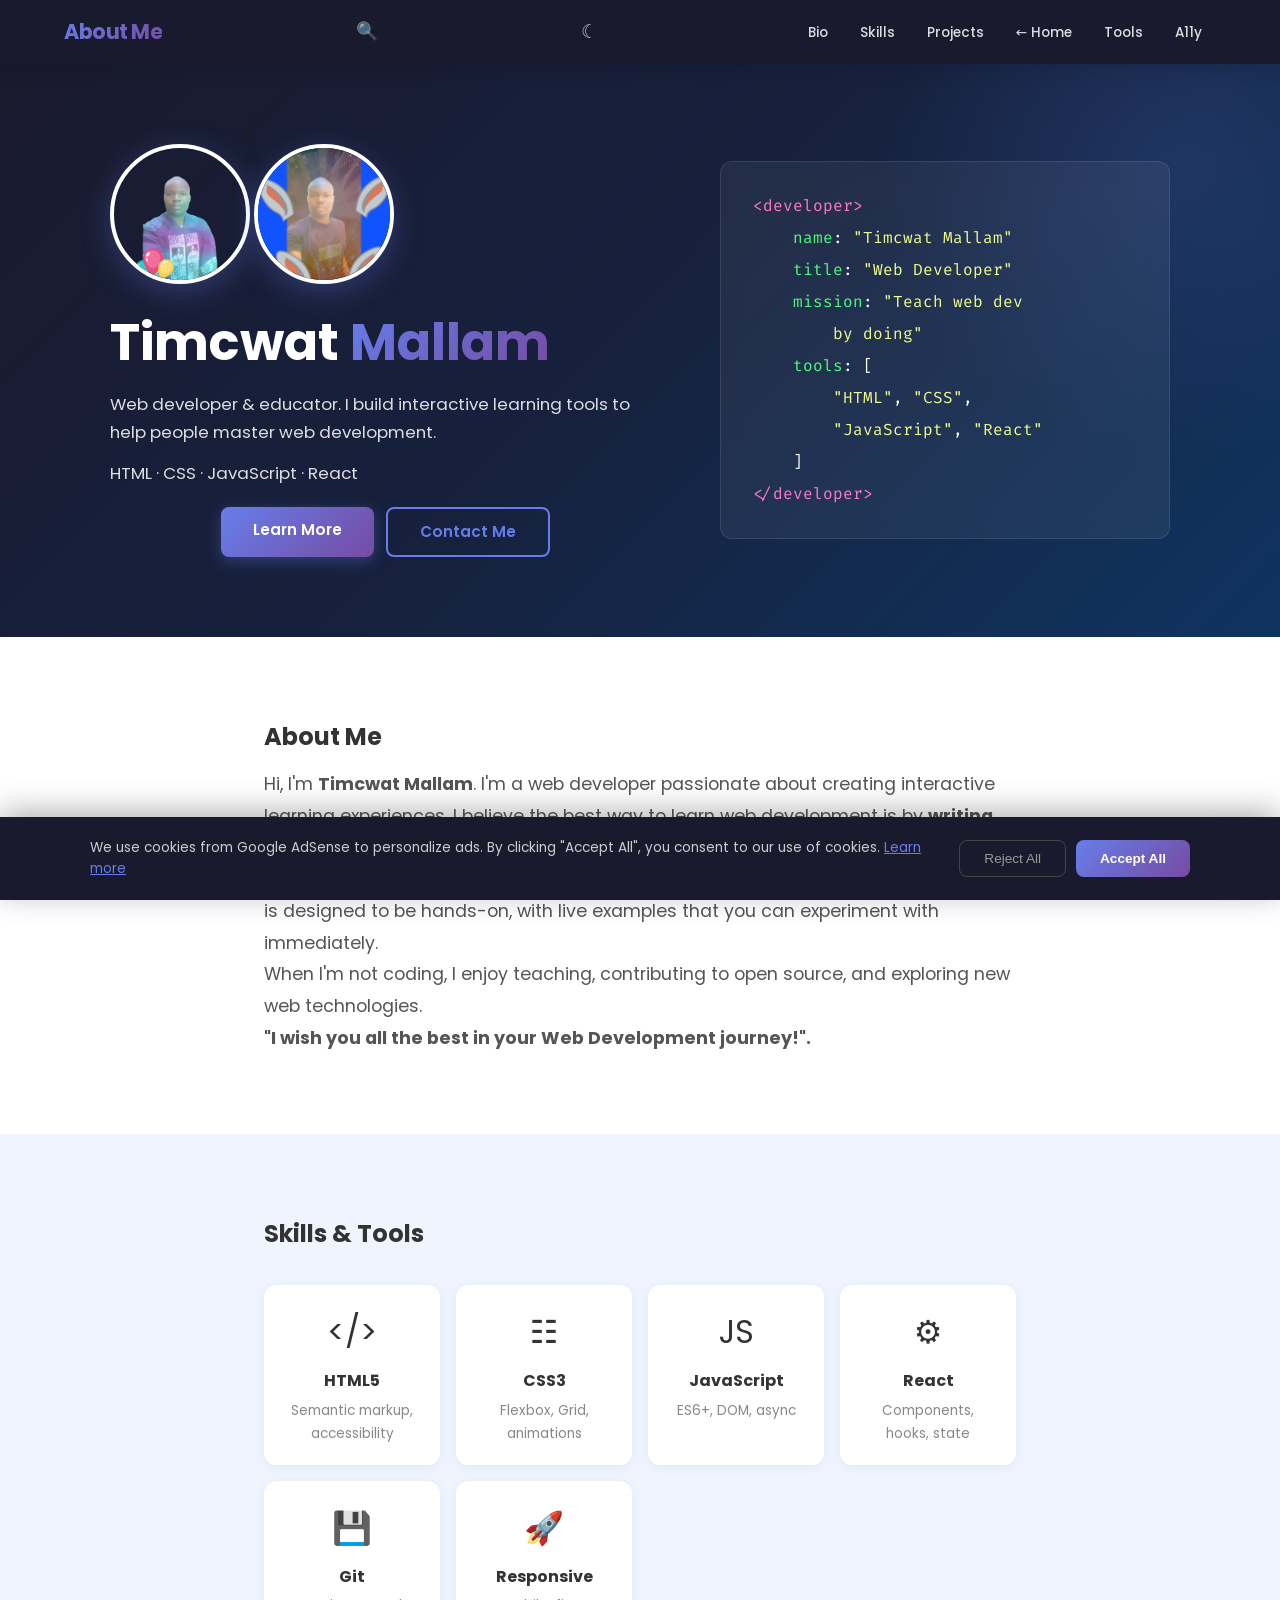
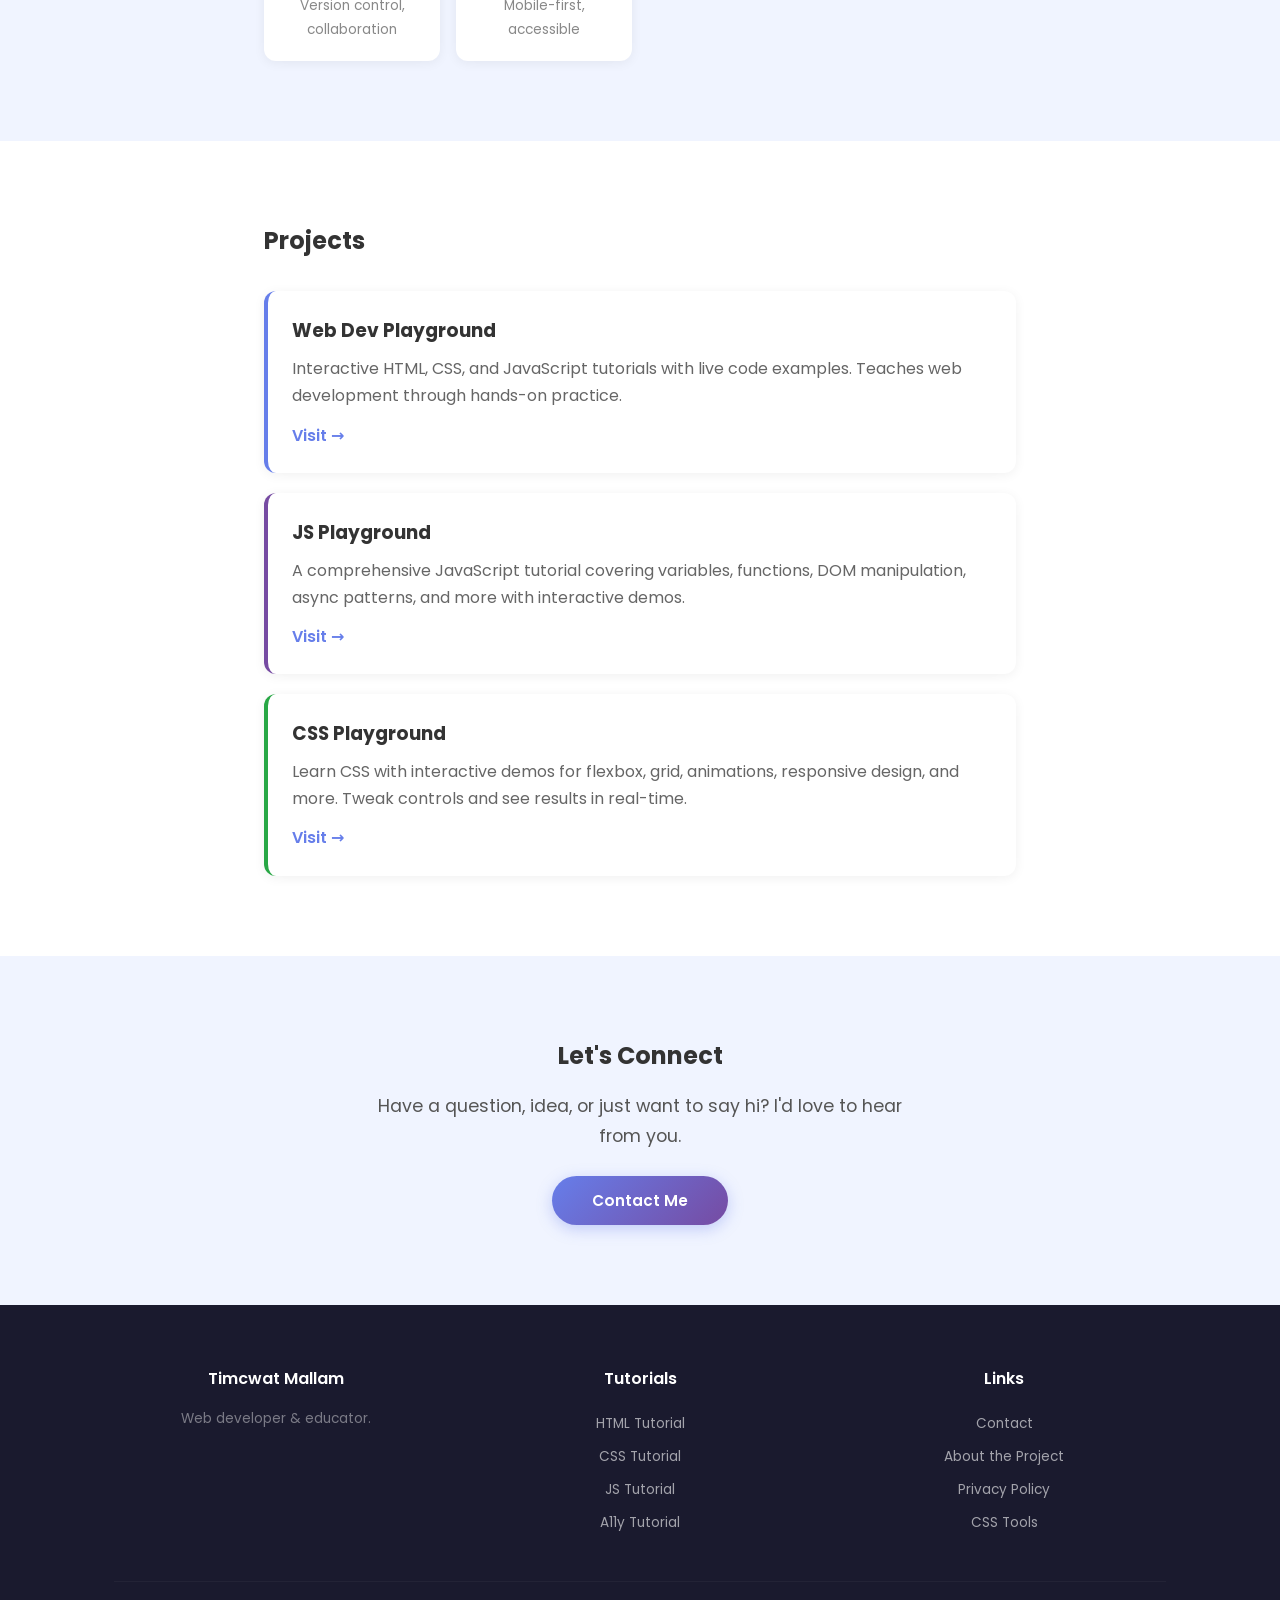
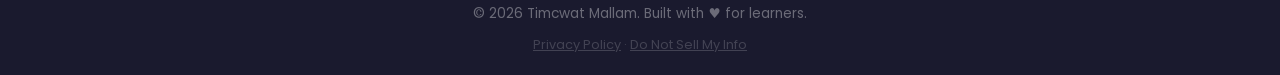
<file: about.html>
<!DOCTYPE html>
<html lang="en">
<head>
    <meta charset="UTF-8">
    <meta name="viewport" content="width=device-width, initial-scale=1.0">
    <meta name="description" content="About Timcwat Mallam - Web developer and creator of the Web Dev Playground tutorials">
    <meta property="og:title" content="About Me - Timcwat Mallam">
    <meta property="og:description" content="About Timcwat Mallam - Web developer and creator of the Web Dev Playground tutorials">
    <meta property="og:type" content="website">
    <meta property="og:url" content="timcwat-com.vercel.app">
    <meta name="twitter:card" content="summary_large_image">
    <meta name="twitter:title" content="About Me - Timcwat Mallam">
    <meta name="twitter:description" content="About Timcwat Mallam - Web developer and creator of the Web Dev Playground tutorials">
    <meta name="google-adsense-account" content="ca-pub-5862355594319303">
    <title>About Me - Timcwat Mallam</title>
    <link rel="preconnect" href="https://fonts.googleapis.com">
    <link rel="preconnect" href="https://fonts.gstatic.com" crossorigin>
    <link href="https://fonts.googleapis.com/css2?family=Poppins:wght@300;400;500;600;700&family=Fira+Code:wght@400;600&display=swap" rel="stylesheet">
    <link rel="manifest" href="manifest.json">
    <link rel="stylesheet" href="index.css">
    <script async src="https://pagead2.googlesyndication.com/pagead/js/adsbygoogle.js?client=ca-pub-5862355594319303"
     crossorigin="anonymous"></script>
</head>
<body>

    <nav class="navbar">
        <div class="nav-inner">
            <a href="index.html" class="logo">About Me</a>
            <ul class="nav-menu" id="navMenu">
                <li><a href="#bio">Bio</a></li>
                <li><a href="#skills">Skills</a></li>
                <li><a href="#projects">Projects</a></li>
                <li><a href="index.html">&#8592; Home</a></li>
                <li><a href="tools.html">Tools</a></li>
                <li><a href="accessibility.html">A11y</a></li>
            </ul>
            <button class="nav-toggle" id="navToggle" aria-label="Toggle navigation">&#9776;</button>
        </div>
    </nav>

    <main>

        <section class="hero" style="min-height:50vh;">
            <div class="hero-content">
                <img src="images/no-bg.png" alt="Timcwat Mallam" style="width:140px;height:140px;border-radius:50%;object-fit:cover;border:4px solid #fff;box-shadow:0 8px 30px rgba(102,126,234,0.3);margin-bottom:20px;">
                <img src="images/UltimatePhotoEditor_2025_08_19_12_00_05.png" alt="Timcwat Mallam" style="width:140px;height:140px;border-radius:50%;object-fit:cover;border:4px solid #fff;box-shadow:0 8px 30px rgba(102,126,234,0.3);margin-bottom:20px;">
                <h1>Timcwat <span class="highlight">Mallam</span></h1>
                <p>Web developer &amp; educator. I build interactive learning tools to help people master web development.</p>
                <p class="hero-sub">HTML &middot; CSS &middot; JavaScript &middot; React</p>
                <div style="display:flex;gap:12px;justify-content:center;margin-top:20px;">
                    <a href="#bio" class="btn btn-primary">Learn More</a>
                    <a href="contact.html" class="btn btn-outline">Contact Me</a>
                </div>
            </div>
            <div class="hero-visual">
                <pre class="hero-code"><span class="nt">&lt;developer&gt;</span>
    <span class="na">name</span>: <span class="s">"Timcwat Mallam"</span>
    <span class="na">title</span>: <span class="s">"Web Developer"</span>
    <span class="na">mission</span>: <span class="s">"Teach web dev</span>
<span class="s">        by doing"</span>
    <span class="na">tools</span>: [
        <span class="s">"HTML"</span>, <span class="s">"CSS"</span>,
        <span class="s">"JavaScript"</span>, <span class="s">"React"</span>
    ]
<span class="nt">&lt;/developer&gt;</span></pre>
            </div>
        </section>

        <section class="section" id="bio">
            <div class="container" style="max-width:800px;">
                <h2 class="section-title">About Me</h2>
                <div style="display:flex;gap:40px;align-items:center;flex-wrap:wrap;">
                    <div style="flex:1;min-width:280px;">
                        <p style="font-size:1.1rem;line-height:1.8;color:#555;">Hi, I'm <strong>Timcwat Mallam</strong>. I'm a web developer passionate about creating interactive learning experiences. I believe the best way to learn web development is by <strong>writing real code and seeing it work</strong> — that's why I built these playground tutorials.</p>
                        <p style="font-size:1.1rem;line-height:1.8;color:#555;">I focus on making complex concepts simple and accessible. Every tutorial on this site is designed to be hands-on, with live examples that you can experiment with immediately.</p>
                        <p style="font-size:1.1rem;line-height:1.8;color:#555;">When I'm not coding, I enjoy teaching, contributing to open source, and exploring new web technologies.</p>
                        <p style="font-size:1.1rem;line-height:1.8;color:#555;"><strong>"I wish you all the best in your Web Development journey!".</strong></p>
                    </div>
                </div>
            </div>
        </section>

        <section class="section section-alt" id="skills">
            <div class="container" style="max-width:800px;">
                <h2 class="section-title">Skills &amp; Tools</h2>
                <div style="display:grid;grid-template-columns:repeat(auto-fit,minmax(160px,1fr));gap:16px;margin-top:30px;">
                    <div style="padding:20px;background:#fff;border-radius:12px;text-align:center;box-shadow:0 2px 12px rgba(0,0,0,0.06);">
                        <div style="font-size:2rem;margin-bottom:8px;">&#60;/&#62;</div>
                        <h3 style="margin:0;font-size:1rem;">HTML5</h3>
                        <p style="margin:4px 0 0;font-size:0.85rem;color:#888;">Semantic markup, accessibility</p>
                    </div>
                    <div style="padding:20px;background:#fff;border-radius:12px;text-align:center;box-shadow:0 2px 12px rgba(0,0,0,0.06);">
                        <div style="font-size:2rem;margin-bottom:8px;">&#9783;</div>
                        <h3 style="margin:0;font-size:1rem;">CSS3</h3>
                        <p style="margin:4px 0 0;font-size:0.85rem;color:#888;">Flexbox, Grid, animations</p>
                    </div>
                    <div style="padding:20px;background:#fff;border-radius:12px;text-align:center;box-shadow:0 2px 12px rgba(0,0,0,0.06);">
                        <div style="font-size:2rem;margin-bottom:8px;">JS</div>
                        <h3 style="margin:0;font-size:1rem;">JavaScript</h3>
                        <p style="margin:4px 0 0;font-size:0.85rem;color:#888;">ES6+, DOM, async</p>
                    </div>
                    <div style="padding:20px;background:#fff;border-radius:12px;text-align:center;box-shadow:0 2px 12px rgba(0,0,0,0.06);">
                        <div style="font-size:2rem;margin-bottom:8px;">&#9881;</div>
                        <h3 style="margin:0;font-size:1rem;">React</h3>
                        <p style="margin:4px 0 0;font-size:0.85rem;color:#888;">Components, hooks, state</p>
                    </div>
                    <div style="padding:20px;background:#fff;border-radius:12px;text-align:center;box-shadow:0 2px 12px rgba(0,0,0,0.06);">
                        <div style="font-size:2rem;margin-bottom:8px;">&#128190;</div>
                        <h3 style="margin:0;font-size:1rem;">Git</h3>
                        <p style="margin:4px 0 0;font-size:0.85rem;color:#888;">Version control, collaboration</p>
                    </div>
                    <div style="padding:20px;background:#fff;border-radius:12px;text-align:center;box-shadow:0 2px 12px rgba(0,0,0,0.06);">
                        <div style="font-size:2rem;margin-bottom:8px;">&#128640;</div>
                        <h3 style="margin:0;font-size:1rem;">Responsive</h3>
                        <p style="margin:4px 0 0;font-size:0.85rem;color:#888;">Mobile-first, accessible</p>
                    </div>
                </div>
            </div>
        </section>

        <section class="section" id="projects">
            <div class="container" style="max-width:800px;">
                <h2 class="section-title">Projects</h2>
                <div style="display:grid;gap:20px;margin-top:30px;">
                    <div style="padding:24px;background:#fff;border-radius:12px;box-shadow:0 2px 12px rgba(0,0,0,0.06);border-left:4px solid #667eea;">
                        <h3 style="margin:0 0 8px;color:#333;">Web Dev Playground</h3>
                        <p style="margin:0 0 12px;color:#666;">Interactive HTML, CSS, and JavaScript tutorials with live code examples. Teaches web development through hands-on practice.</p>
                        <a href="index.html" style="color:#667eea;font-weight:600;text-decoration:none;">Visit &rarr;</a>
                    </div>
                    <div style="padding:24px;background:#fff;border-radius:12px;box-shadow:0 2px 12px rgba(0,0,0,0.06);border-left:4px solid #764ba2;">
                        <h3 style="margin:0 0 8px;color:#333;">JS Playground</h3>
                        <p style="margin:0 0 12px;color:#666;">A comprehensive JavaScript tutorial covering variables, functions, DOM manipulation, async patterns, and more with interactive demos.</p>
                        <a href="javascript.html" style="color:#667eea;font-weight:600;text-decoration:none;">Visit &rarr;</a>
                    </div>
                    <div style="padding:24px;background:#fff;border-radius:12px;box-shadow:0 2px 12px rgba(0,0,0,0.06);border-left:4px solid #28a745;">
                        <h3 style="margin:0 0 8px;color:#333;">CSS Playground</h3>
                        <p style="margin:0 0 12px;color:#666;">Learn CSS with interactive demos for flexbox, grid, animations, responsive design, and more. Tweak controls and see results in real-time.</p>
                        <a href="css.html" style="color:#667eea;font-weight:600;text-decoration:none;">Visit &rarr;</a>
                    </div>
                </div>
            </div>
        </section>

        <section class="section section-alt" style="text-align:center;">
            <div class="container" style="max-width:600px;">
                <h2 style="margin:0 0 16px;color:#333;">Let's Connect</h2>
                <p style="font-size:1.1rem;color:#555;margin-bottom:24px;">Have a question, idea, or just want to say hi? I'd love to hear from you.</p>
                <a href="contact.html" class="btn btn-primary" style="text-decoration:none;display:inline-block;padding:14px 40px;border-radius:50px;font-weight:600;color:#fff;background:linear-gradient(135deg,#667eea,#764ba2);">Contact Me</a>
            </div>
        </section>

    </main>

    <footer class="site-footer">
        <div class="container">
            <div class="footer-grid">
                <div class="footer-col">
                    <h3>Timcwat Mallam</h3>
                    <p>Web developer &amp; educator.</p>
                </div>
                <div class="footer-col">
                    <h3>Tutorials</h3>
                    <ul>
                        <li><a href="index.html">HTML Tutorial</a></li>
                        <li><a href="css.html">CSS Tutorial</a></li>
                        <li><a href="javascript.html">JS Tutorial</a></li>
                        <li><a href="accessibility.html">A11y Tutorial</a></li>
                    </ul>
                </div>
                <div class="footer-col">
                    <h3>Links</h3>
                    <ul>
                        <li><a href="contact.html">Contact</a></li>
                        <li><a href="timmy.html">About the Project</a></li>
                        <li><a href="privacy.html">Privacy Policy</a></li>
                        <li><a href="tools.html">CSS Tools</a></li>
                    </ul>
                </div>
            </div>
            <div class="footer-bottom">
                <p>&copy; 2026 Timcwat Mallam. Built with &#9829; for learners.</p>
                <p style="margin-top:8px;font-size:0.8rem;opacity:0.5;"><a href="privacy.html" style="color:inherit;text-decoration:underline;">Privacy Policy</a> &middot; <a href="privacy.html#opt-out" style="color:inherit;text-decoration:underline;">Do Not Sell My Info</a></p>
            </div>
        </div>
    </footer>

    <script src="index.js"></script>
    <script>
    document.addEventListener('DOMContentLoaded', function () {
        document.querySelectorAll('a[href^="#"]').forEach(function (a) {
            a.addEventListener('click', function (e) {
                var h = this.getAttribute('href');
                if (h === '#') return;
                var t = document.querySelector(h);
                if (t) { e.preventDefault(); t.scrollIntoView({ behavior: 'smooth' }); }
            });
        });


    });
    </script>
</body>
</html>
</file>
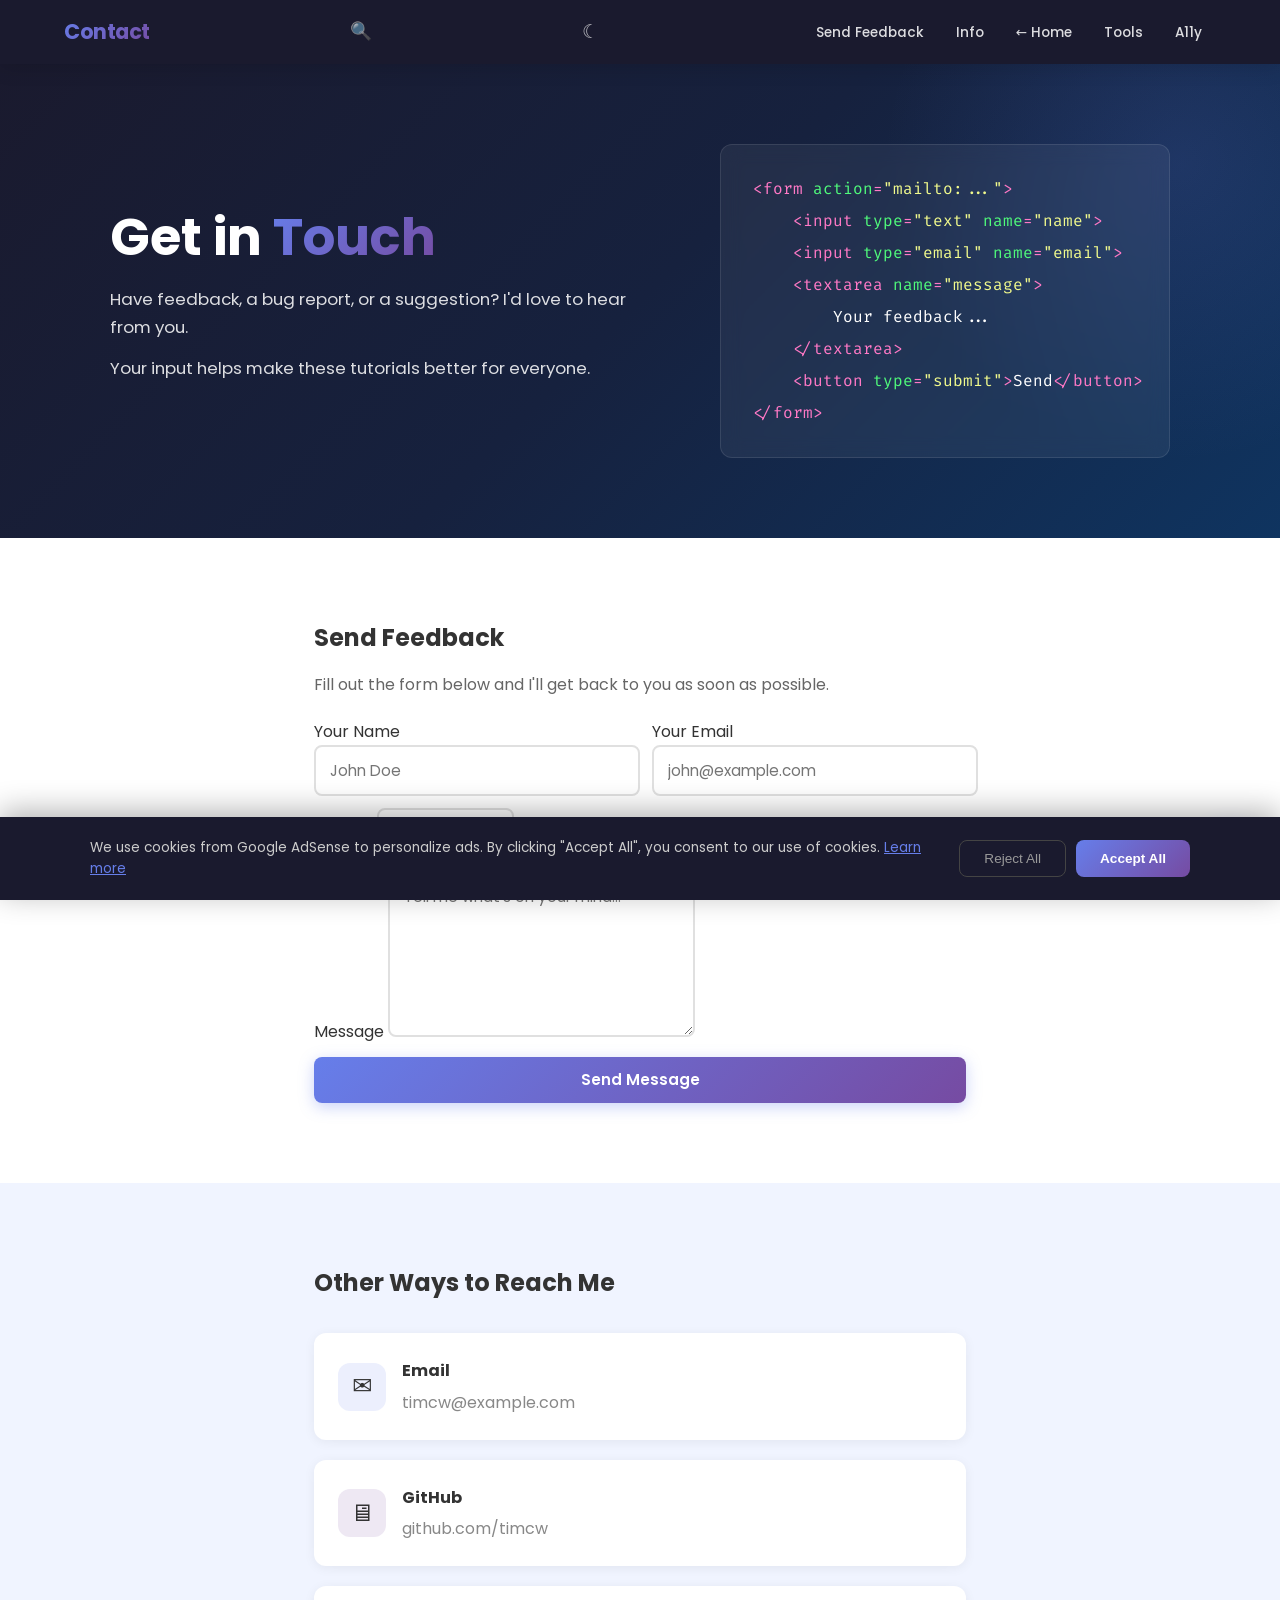
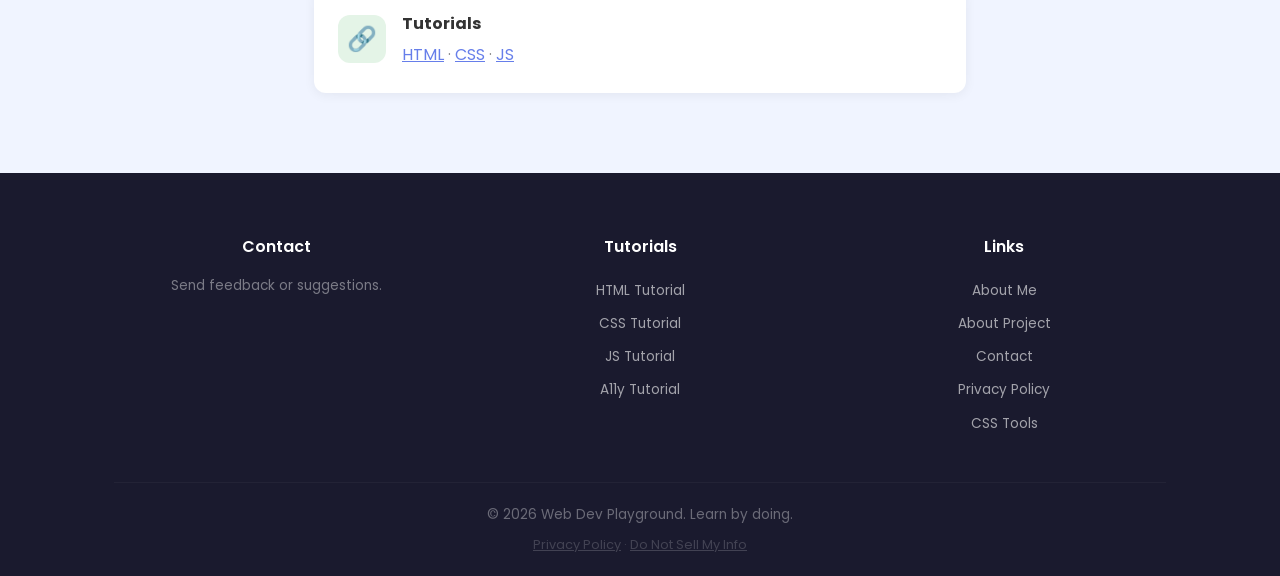
<file: contact.html>
<!DOCTYPE html>
<html lang="en">
<head>
    <meta charset="UTF-8">
    <meta name="viewport" content="width=device-width, initial-scale=1.0">
    <meta name="description" content="Contact us - Send feedback about the HTML, CSS, and JS tutorial playgrounds">
    <meta property="og:title" content="Contact - Web Dev Playground">
    <meta property="og:description" content="Contact us - Send feedback about the HTML, CSS, and JS tutorial playgrounds">
    <meta property="og:type" content="website">
    <meta property="og:url" content="timcwat-com.vercel.app">
    <meta name="twitter:card" content="summary_large_image">
    <meta name="twitter:title" content="Contact - Web Dev Playground">
    <meta name="twitter:description" content="Contact us - Send feedback about the HTML, CSS, and JS tutorial playgrounds">
    <meta name="google-adsense-account" content="ca-pub-5862355594319303">
    <title>Contact - Web Dev Playground</title>
    <link rel="preconnect" href="https://fonts.googleapis.com">
    <link rel="preconnect" href="https://fonts.gstatic.com" crossorigin>
    <link href="https://fonts.googleapis.com/css2?family=Poppins:wght@300;400;500;600;700&family=Fira+Code:wght@400;600&display=swap" rel="stylesheet">
    <link rel="manifest" href="manifest.json">
    <link rel="stylesheet" href="index.css">
    <script async src="https://pagead2.googlesyndication.com/pagead/js/adsbygoogle.js?client=ca-pub-5862355594319303"
     crossorigin="anonymous"></script>
</head>
<body>

    <nav class="navbar">
        <div class="nav-inner">
            <a href="index.html" class="logo">Contact</a>
            <ul class="nav-menu" id="navMenu">
                <li><a href="#form">Send Feedback</a></li>
                <li><a href="#info">Info</a></li>
                <li><a href="index.html">&#8592; Home</a></li>
                <li><a href="tools.html">Tools</a></li>
                <li><a href="accessibility.html">A11y</a></li>
            </ul>
            <button class="nav-toggle" id="navToggle" aria-label="Toggle navigation">&#9776;</button>
        </div>
    </nav>

    <main>

        <section class="hero" style="min-height:40vh;">
            <div class="hero-content">
                <h1>Get in <span class="highlight">Touch</span></h1>
                <p>Have feedback, a bug report, or a suggestion? I'd love to hear from you.</p>
                <p class="hero-sub">Your input helps make these tutorials better for everyone.</p>
            </div>
            <div class="hero-visual">
                <pre class="hero-code"><span class="nt">&lt;form</span> <span class="na">action</span><span class="nt">=</span><span class="s">"mailto:..."</span><span class="nt">&gt;</span>
    <span class="nt">&lt;input</span> <span class="na">type</span><span class="nt">=</span><span class="s">"text"</span> <span class="na">name</span><span class="nt">=</span><span class="s">"name"</span><span class="nt">&gt;</span>
    <span class="nt">&lt;input</span> <span class="na">type</span><span class="nt">=</span><span class="s">"email"</span> <span class="na">name</span><span class="nt">=</span><span class="s">"email"</span><span class="nt">&gt;</span>
    <span class="nt">&lt;textarea</span> <span class="na">name</span><span class="nt">=</span><span class="s">"message"</span><span class="nt">&gt;</span>
        Your feedback...
    <span class="nt">&lt;/textarea&gt;</span>
    <span class="nt">&lt;button</span> <span class="na">type</span><span class="nt">=</span><span class="s">"submit"</span><span class="nt">&gt;</span>Send<span class="nt">&lt;/button&gt;</span>
<span class="nt">&lt;/form&gt;</span></pre>
            </div>
        </section>

        <section class="section" id="form">
            <div class="container" style="max-width:700px;">
                <h2 class="section-title">Send Feedback</h2>
                <p class="section-desc">Fill out the form below and I'll get back to you as soon as possible.</p>

                <form class="demo-form" id="contactForm" action="https://formspree.io/f/mkoebvky" method="post">
                    <div class="form-row">
                        <div>
                            <label for="contactName">Your Name</label>
                            <input type="text" id="contactName" name="name" placeholder="John Doe" required>
                        </div>
                        <div>
                            <label for="contactEmail">Your Email</label>
                            <input type="email" id="contactEmail" name="email" placeholder="john@example.com" required>
                        </div>
                    </div>
                    <div>
                        <label for="contactSubject">Subject</label>
                        <select id="contactSubject" name="subject">
                            <option value="feedback">Feedback</option>
                            <option value="bug">Bug Report</option>
                            <option value="suggestion">Suggestion</option>
                            <option value="question">Question</option>
                            <option value="other">Other</option>
                        </select>
                    </div>
                    <div>
                        <label for="contactMessage">Message</label>
                        <textarea id="contactMessage" name="message" rows="6" placeholder="Tell me what's on your mind..." required></textarea>
                    </div>
                    <button type="submit" class="btn btn-primary" id="contactSubmitBtn">Send Message</button>
                    <div class="form-feedback" id="contactFeedback"></div>
                </form>
            </div>
        </section>

        <section class="section section-alt" id="info">
            <div class="container" style="max-width:700px;">
                <h2 class="section-title">Other Ways to Reach Me</h2>
                <div style="display:grid;gap:20px;margin-top:30px;">
                    <div style="padding:24px;background:#fff;border-radius:12px;box-shadow:0 2px 12px rgba(0,0,0,0.06);display:flex;align-items:center;gap:16px;">
                        <div style="width:48px;height:48px;background:#667eea20;border-radius:12px;display:flex;align-items:center;justify-content:center;font-size:1.5rem;">&#9993;</div>
                        <div>
                            <h3 style="margin:0 0 4px;font-size:1rem;">Email</h3>
                            <p style="margin:0;color:#888;">timcw@example.com</p>
                        </div>
                    </div>
                    <div style="padding:24px;background:#fff;border-radius:12px;box-shadow:0 2px 12px rgba(0,0,0,0.06);display:flex;align-items:center;gap:16px;">
                        <div style="width:48px;height:48px;background:#764ba220;border-radius:12px;display:flex;align-items:center;justify-content:center;font-size:1.5rem;">&#128421;</div>
                        <div>
                            <h3 style="margin:0 0 4px;font-size:1rem;">GitHub</h3>
                            <p style="margin:0;color:#888;">github.com/timcw</p>
                        </div>
                    </div>
                    <div style="padding:24px;background:#fff;border-radius:12px;box-shadow:0 2px 12px rgba(0,0,0,0.06);display:flex;align-items:center;gap:16px;">
                        <div style="width:48px;height:48px;background:#28a74520;border-radius:12px;display:flex;align-items:center;justify-content:center;font-size:1.5rem;">&#128279;</div>
                        <div>
                            <h3 style="margin:0 0 4px;font-size:1rem;">Tutorials</h3>
                            <p style="margin:0;color:#888;">
                                <a href="index.html" style="color:#667eea;">HTML</a> &middot;
                                <a href="css.html" style="color:#667eea;">CSS</a> &middot;
                                <a href="javascript.html" style="color:#667eea;">JS</a>
                            </p>
                        </div>
                    </div>
                </div>
            </div>
        </section>

    </main>

    <footer class="site-footer">
        <div class="container">
            <div class="footer-grid">
                <div class="footer-col">
                    <h3>Contact</h3>
                    <p>Send feedback or suggestions.</p>
                </div>
                <div class="footer-col">
                    <h3>Tutorials</h3>
                    <ul>
                        <li><a href="index.html">HTML Tutorial</a></li>
                        <li><a href="css.html">CSS Tutorial</a></li>
                        <li><a href="javascript.html">JS Tutorial</a></li>
                        <li><a href="accessibility.html">A11y Tutorial</a></li>
                    </ul>
                </div>
                <div class="footer-col">
                    <h3>Links</h3>
                    <ul>
                        <li><a href="about.html">About Me</a></li>
                        <li><a href="timmy.html">About Project</a></li>
                        <li><a href="contact.html">Contact</a></li>
                        <li><a href="privacy.html">Privacy Policy</a></li>
                        <li><a href="tools.html">CSS Tools</a></li>
                    </ul>
                </div>
            </div>
            <div class="footer-bottom">
                <p>&copy; 2026 Web Dev Playground. Learn by doing.</p>
                <p style="margin-top:8px;font-size:0.8rem;opacity:0.5;"><a href="privacy.html" style="color:inherit;text-decoration:underline;">Privacy Policy</a> &middot; <a href="privacy.html#opt-out" style="color:inherit;text-decoration:underline;">Do Not Sell My Info</a></p>
            </div>
        </div>
    </footer>

    <script src="index.js"></script>
    <script>
    document.addEventListener('DOMContentLoaded', function () {
        var form = document.getElementById('contactForm');
        var feedback = document.getElementById('contactFeedback');
        var submitBtn = document.getElementById('contactSubmitBtn');
        if (form && feedback) {
            form.addEventListener('submit', function (e) {
                e.preventDefault();
                var name = document.getElementById('contactName').value.trim();
                var email = document.getElementById('contactEmail').value.trim();
                var message = document.getElementById('contactMessage').value.trim();
                if (!name || !email || !message) {
                    feedback.textContent = 'Please fill in all required fields.';
                    feedback.className = 'form-feedback show error';
                    return;
                }
                if (submitBtn) { submitBtn.disabled = true; submitBtn.textContent = 'Sending...'; }
                var data = new FormData(form);
                fetch(form.action, { method: 'POST', body: data, headers: { 'Accept': 'application/json' } })
                    .then(function (res) {
                        if (res.ok) {
                            feedback.textContent = 'Thanks, ' + name + '! Your message has been sent. I\'ll get back to you soon.';
                            feedback.className = 'form-feedback show success';
                            form.reset();
                        } else {
                            feedback.textContent = 'Something went wrong. Please try again later.';
                            feedback.className = 'form-feedback show error';
                        }
                    })
                    .catch(function () {
                        feedback.textContent = 'Something went wrong. Please check your connection.';
                        feedback.className = 'form-feedback show error';
                    })
                    .finally(function () {
                        if (submitBtn) { submitBtn.disabled = false; submitBtn.textContent = 'Send Message'; }
                        setTimeout(function () { feedback.className = 'form-feedback'; }, 5000);
                    });
            });
        }

        document.querySelectorAll('a[href^="#"]').forEach(function (a) {
            a.addEventListener('click', function (e) {
                var h = this.getAttribute('href');
                if (h === '#') return;
                var t = document.querySelector(h);
                if (t) { e.preventDefault(); t.scrollIntoView({ behavior: 'smooth' }); }
            });
        });


    });
    </script>
</body>
</html>
</file>
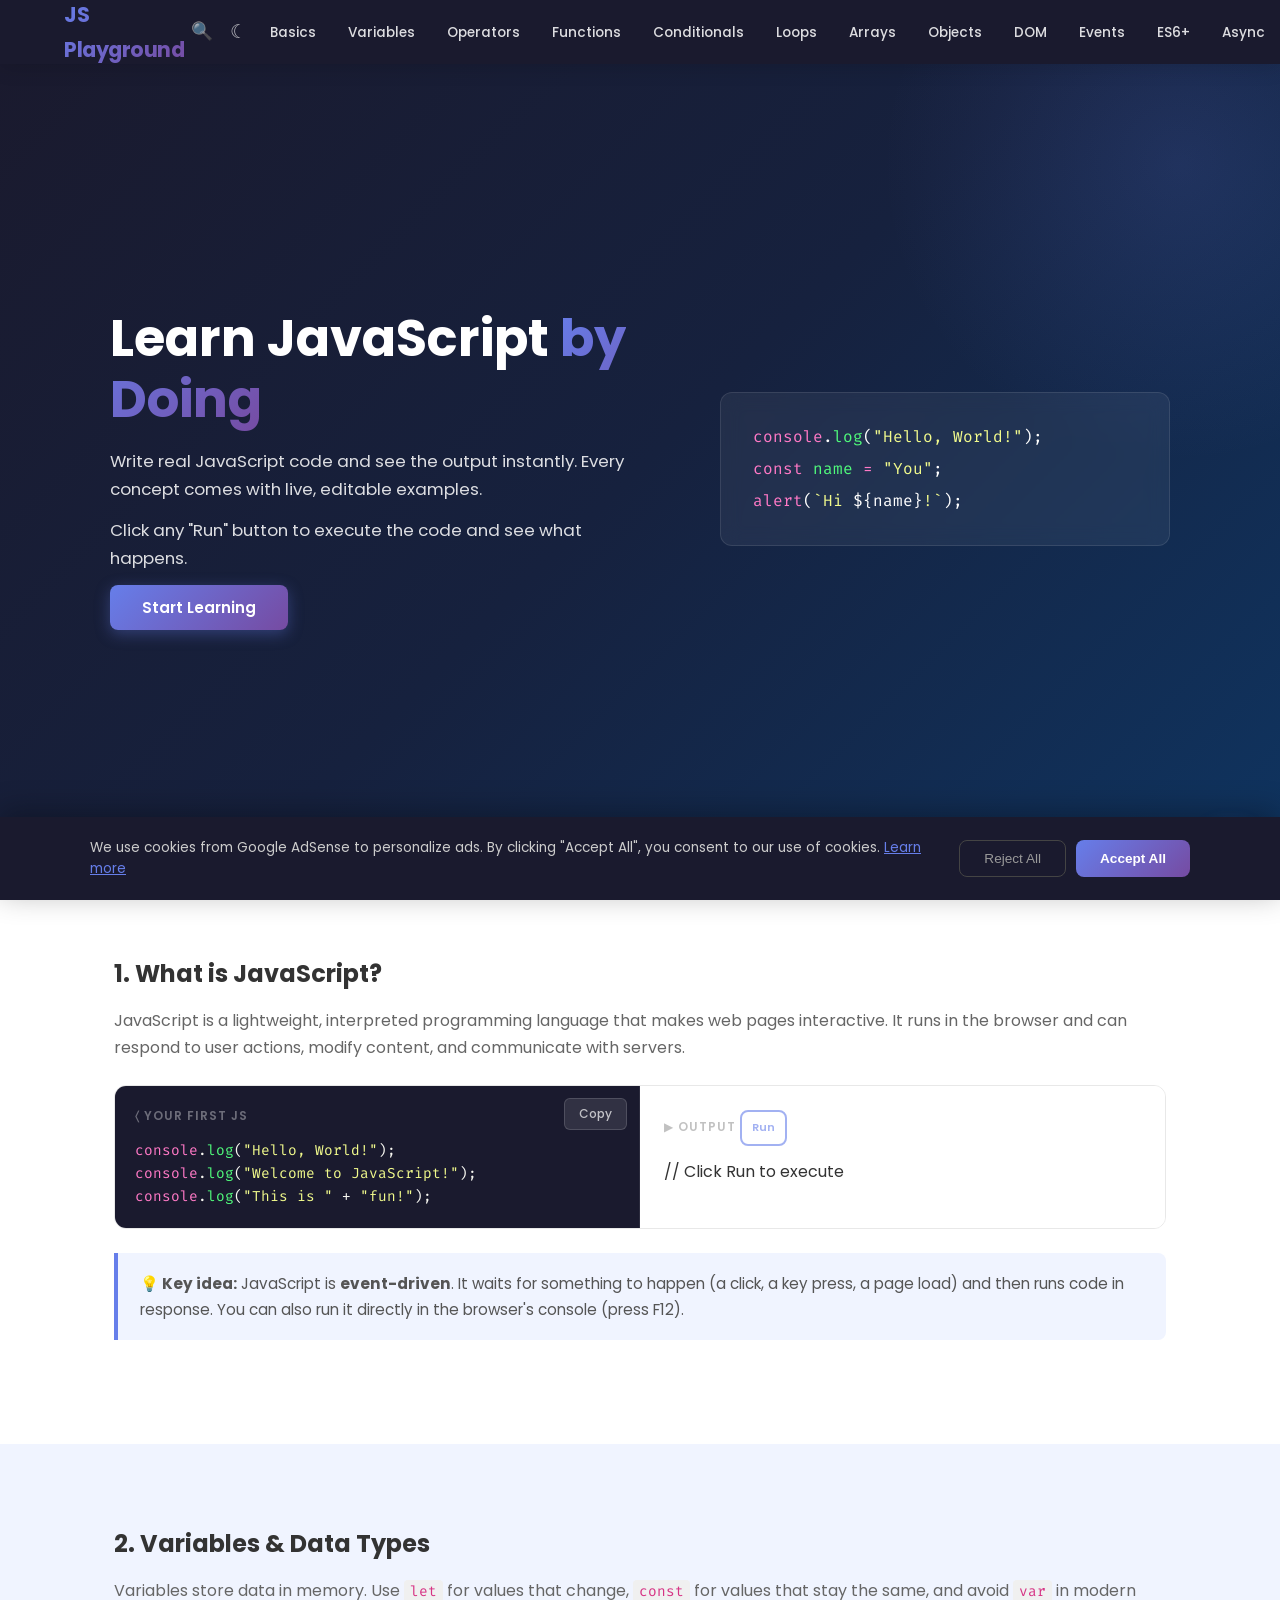
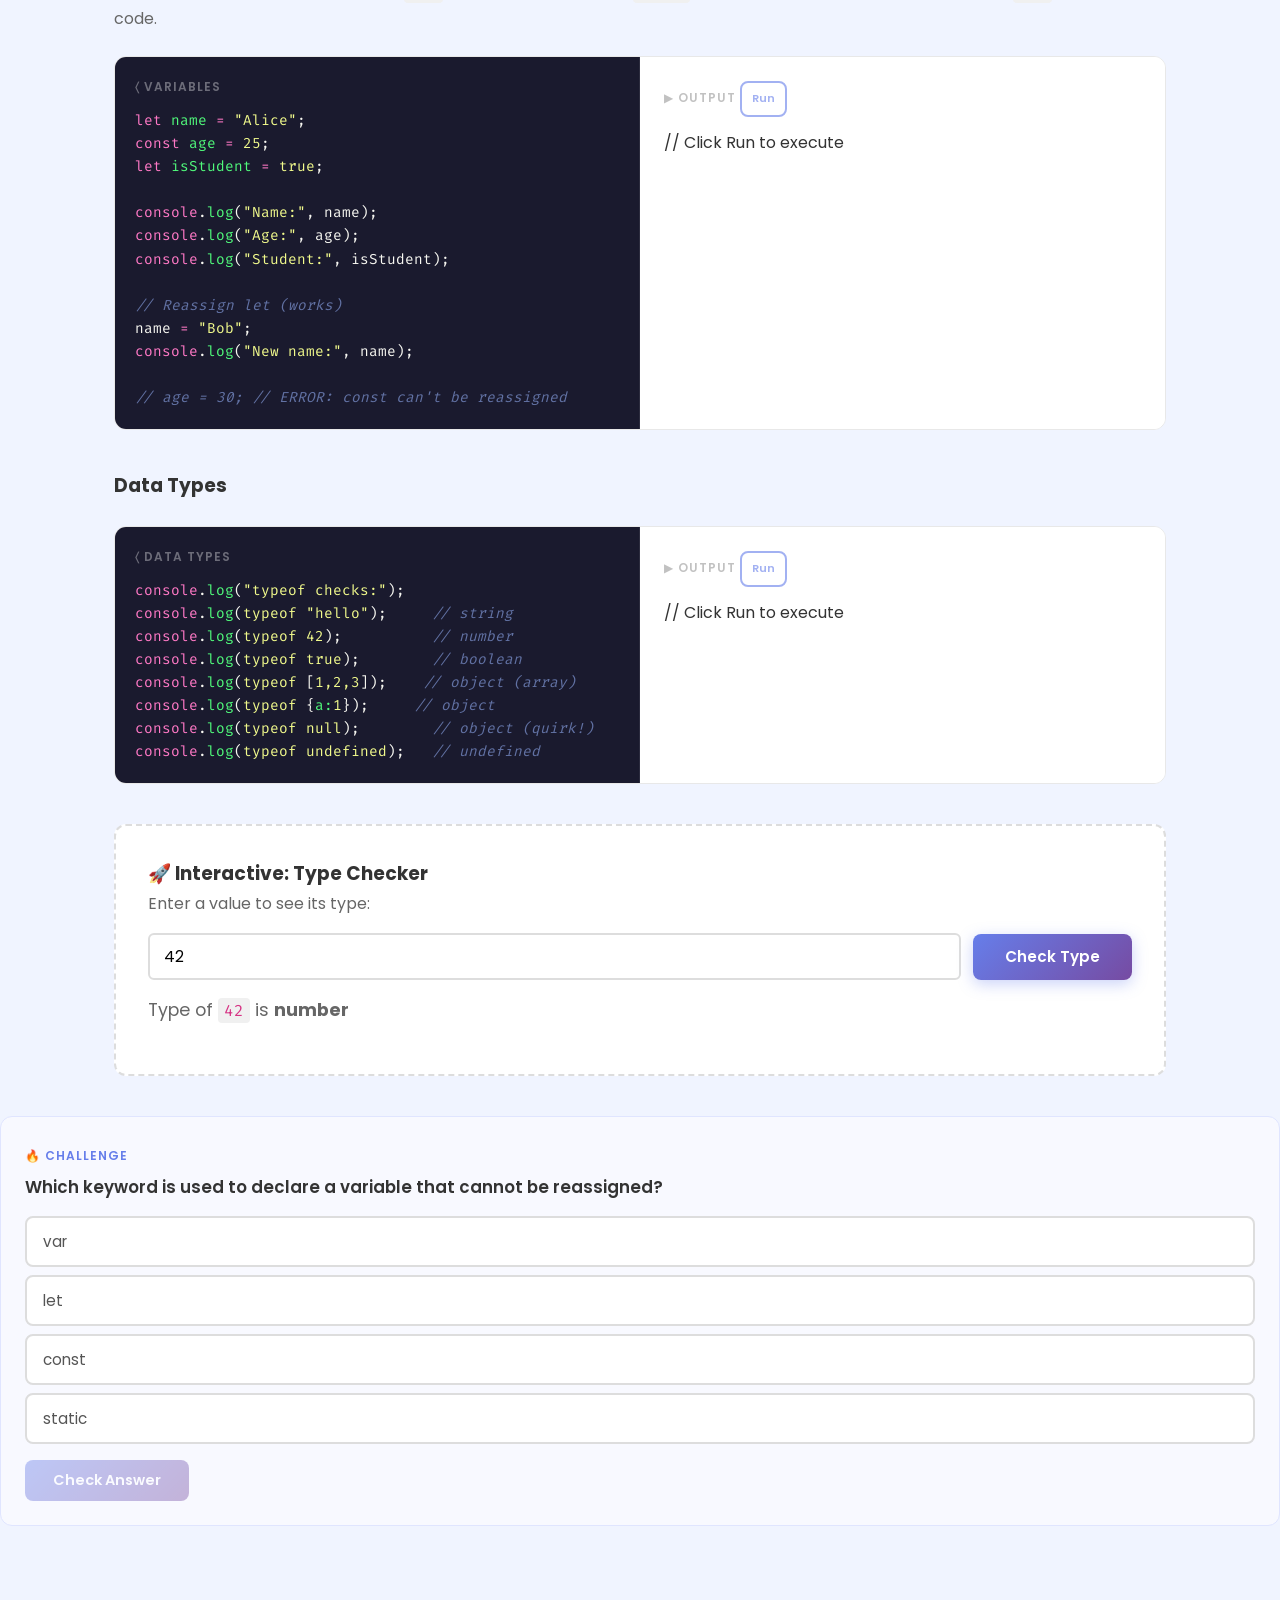
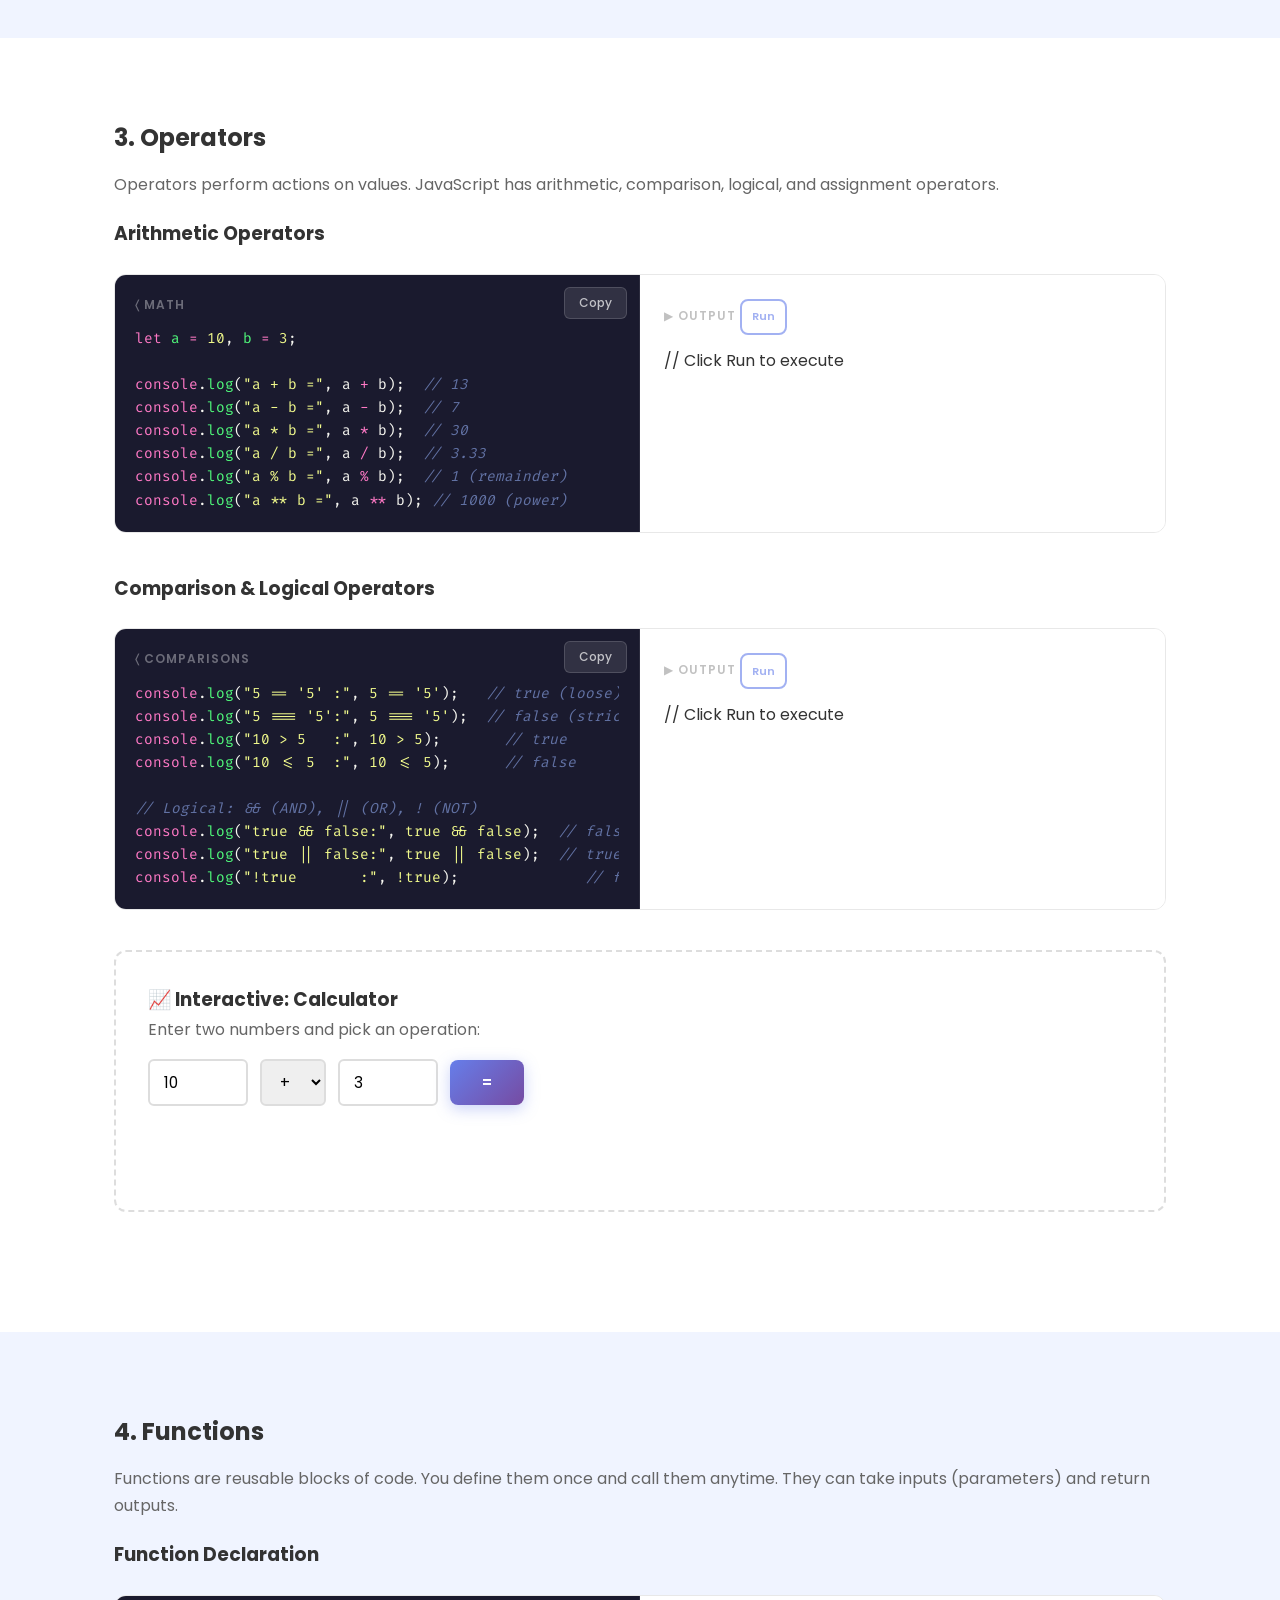
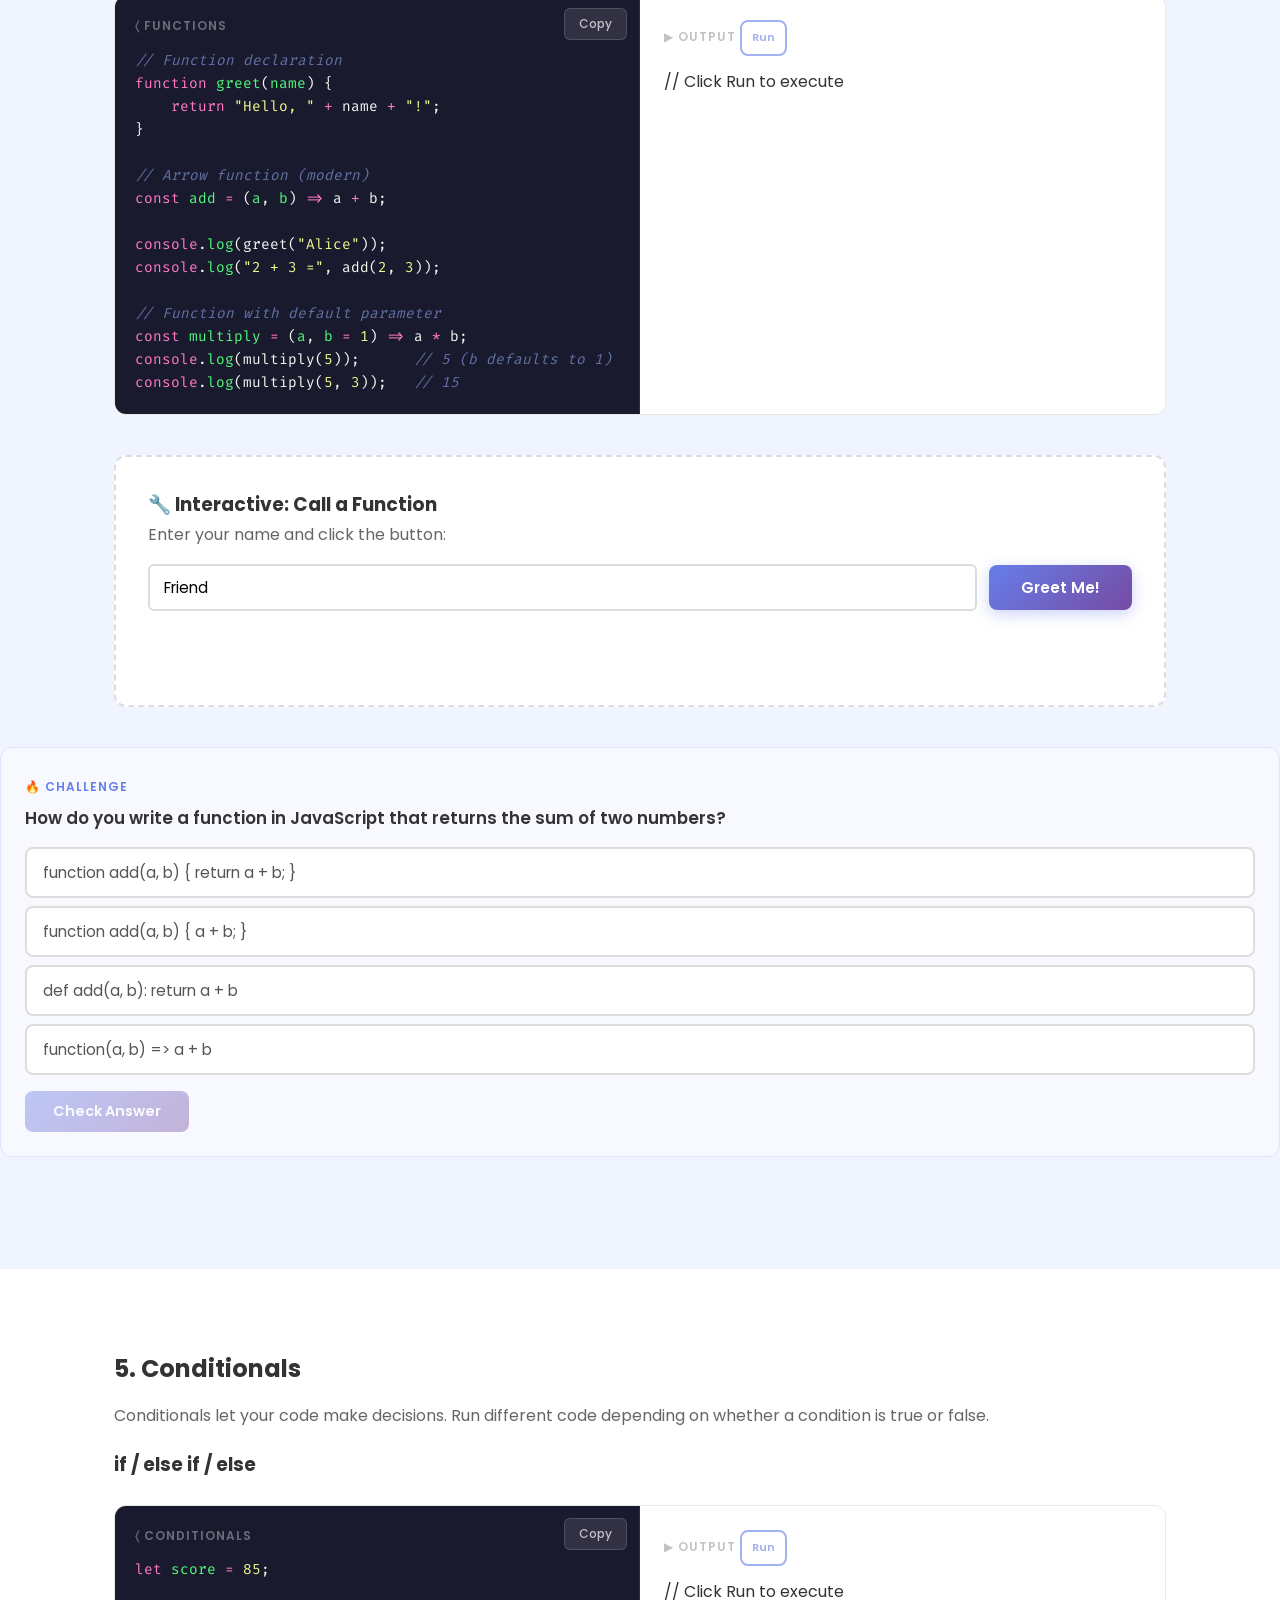
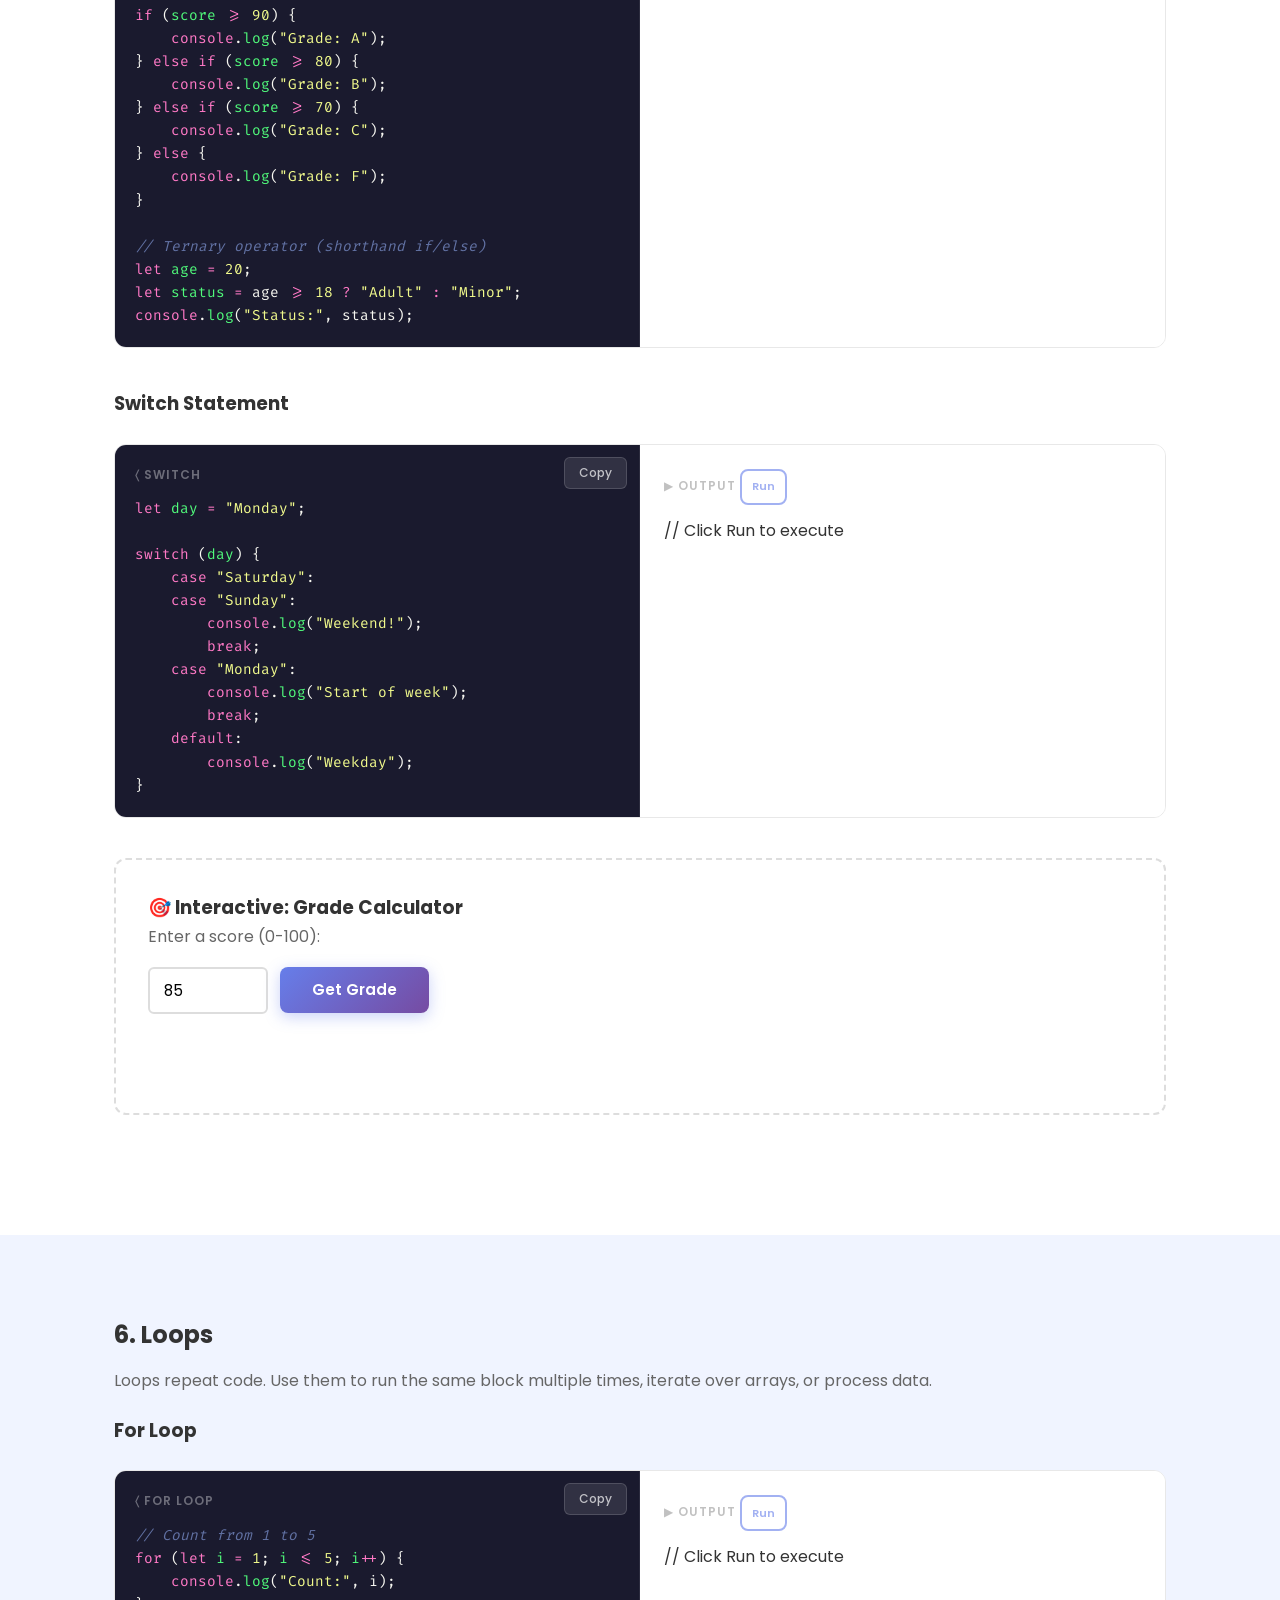
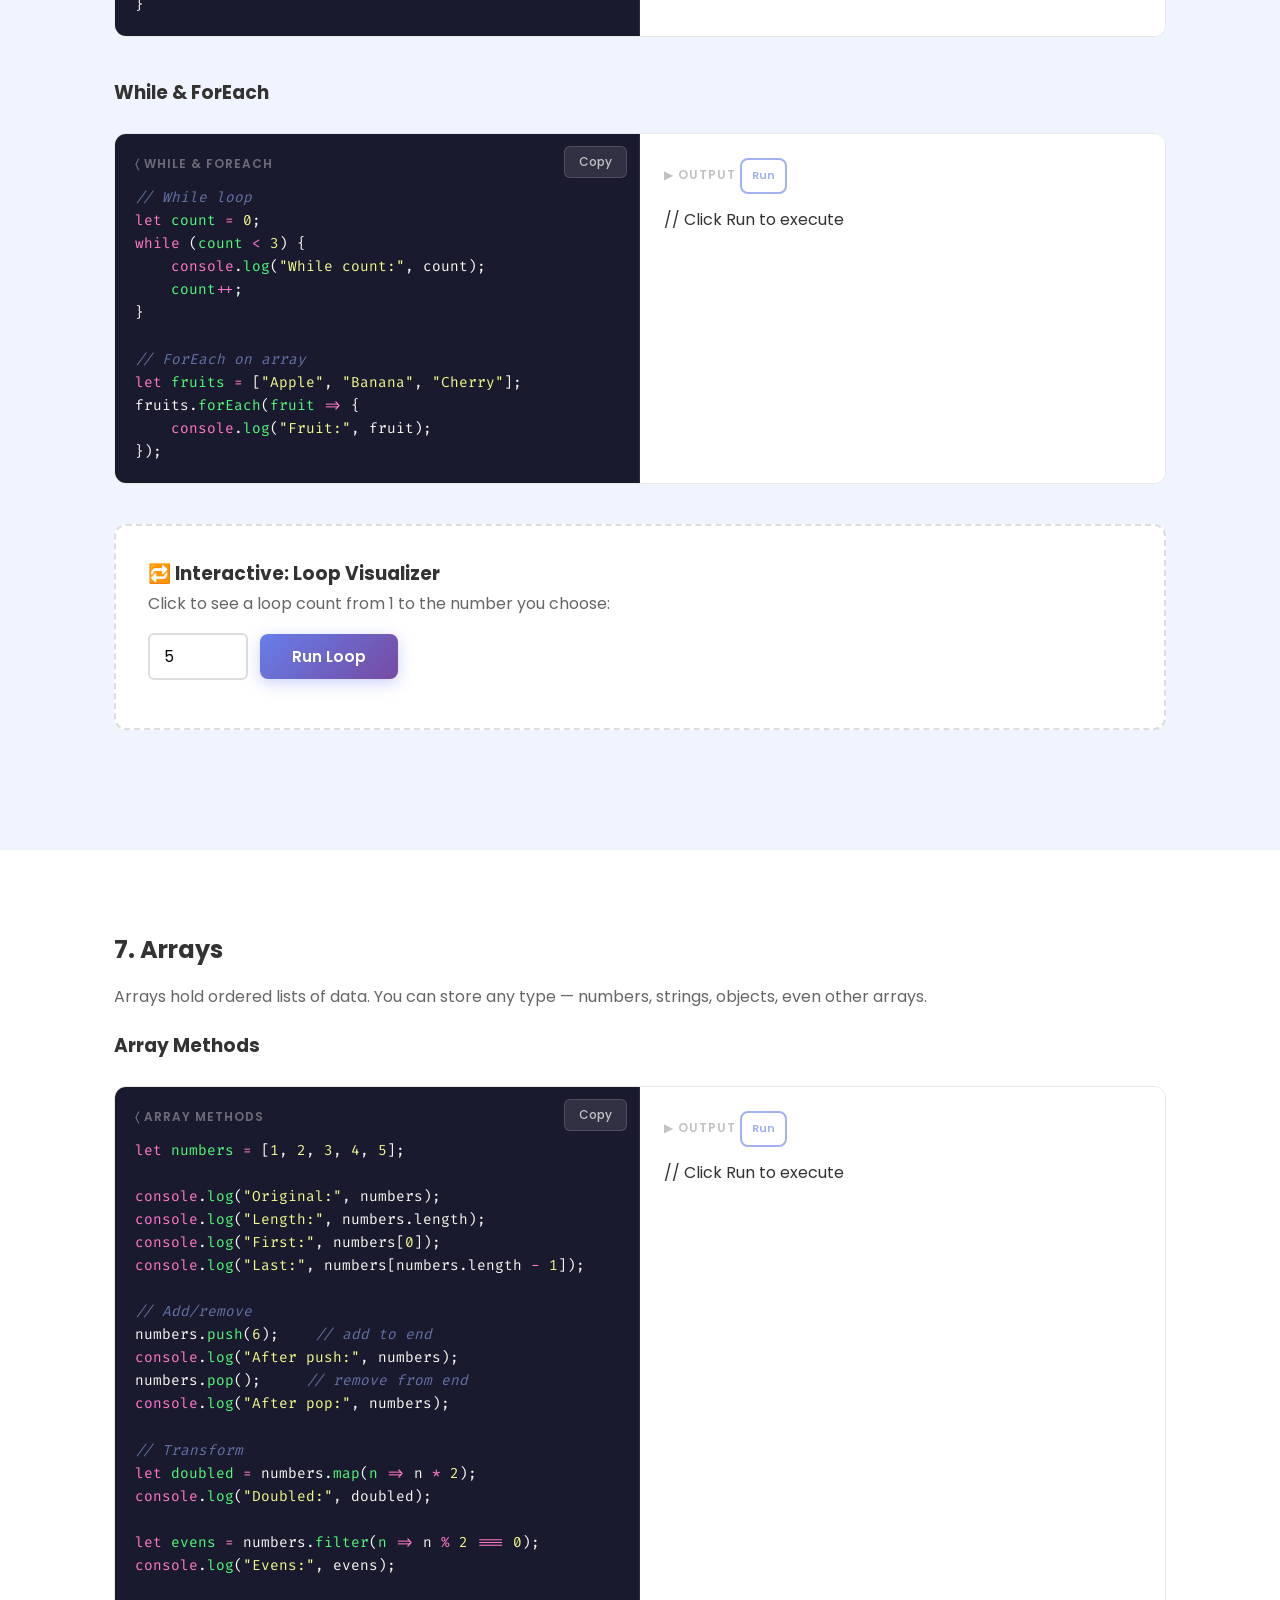
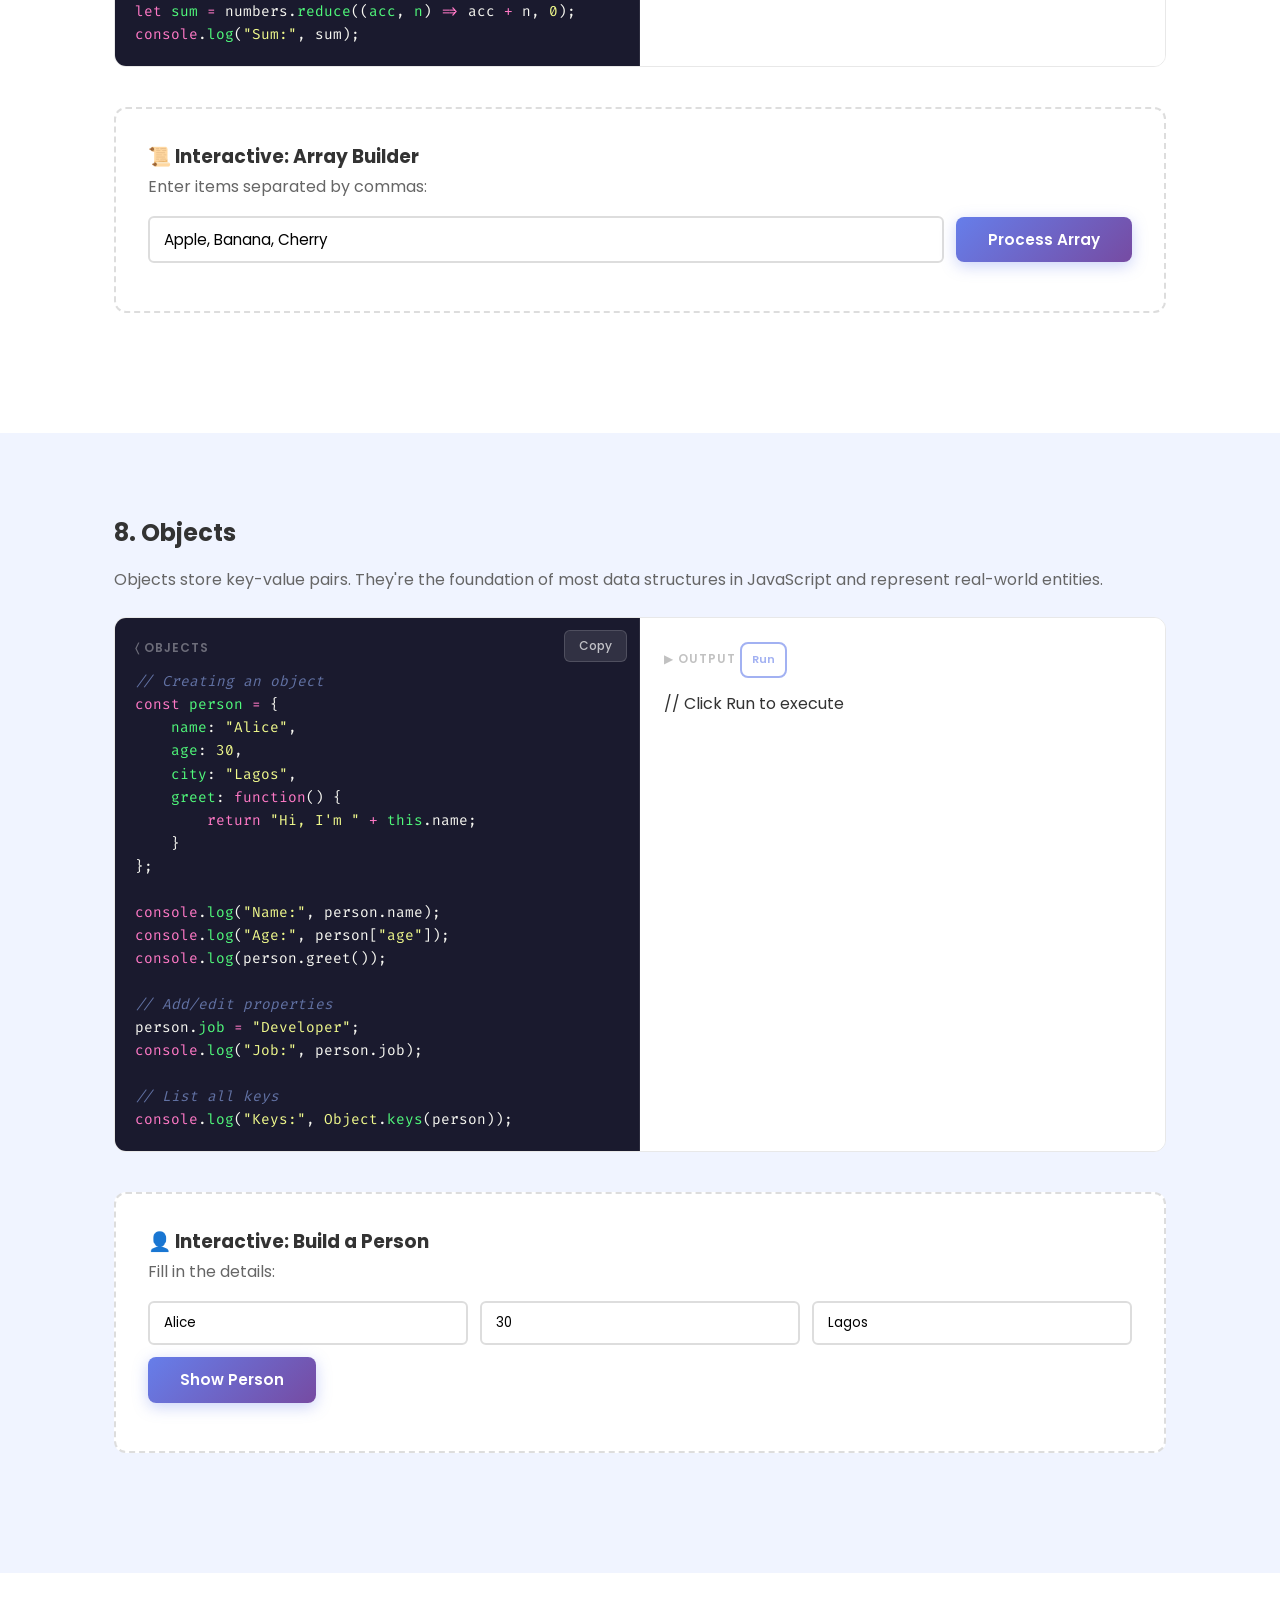
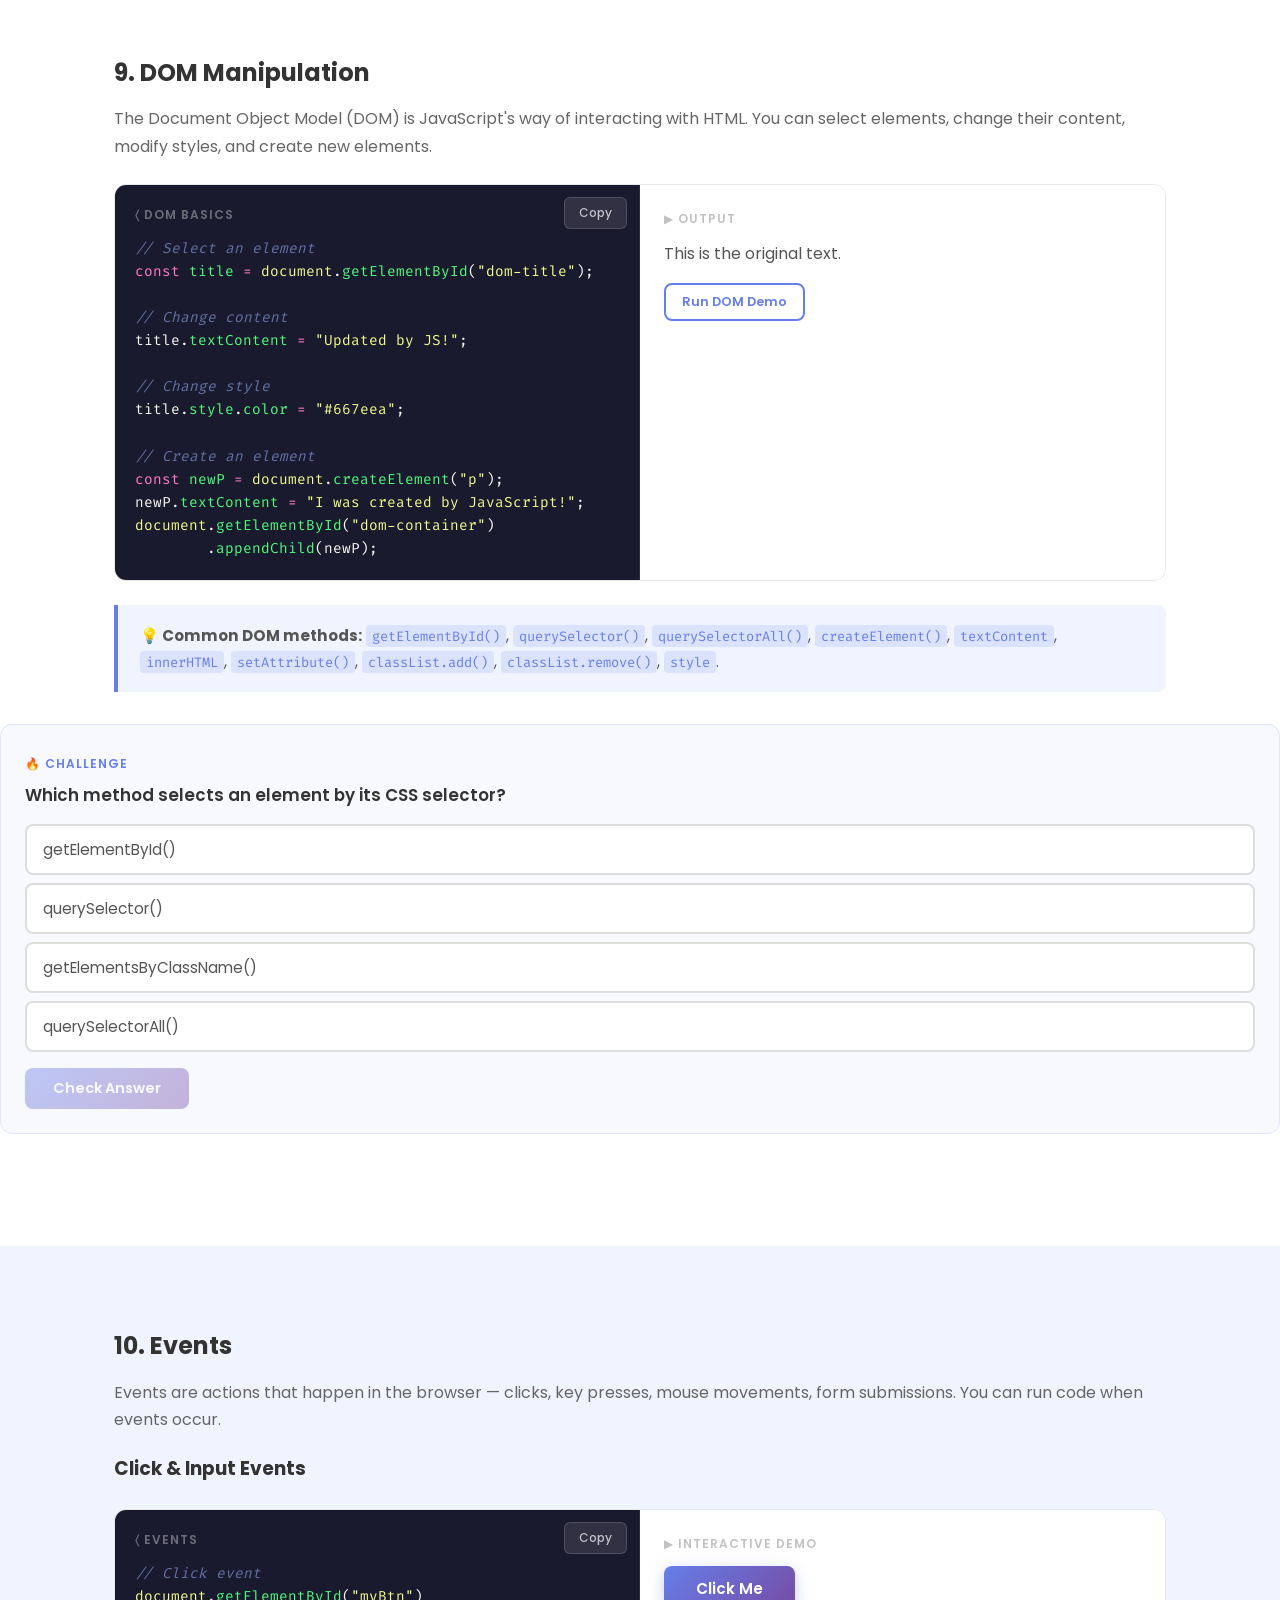
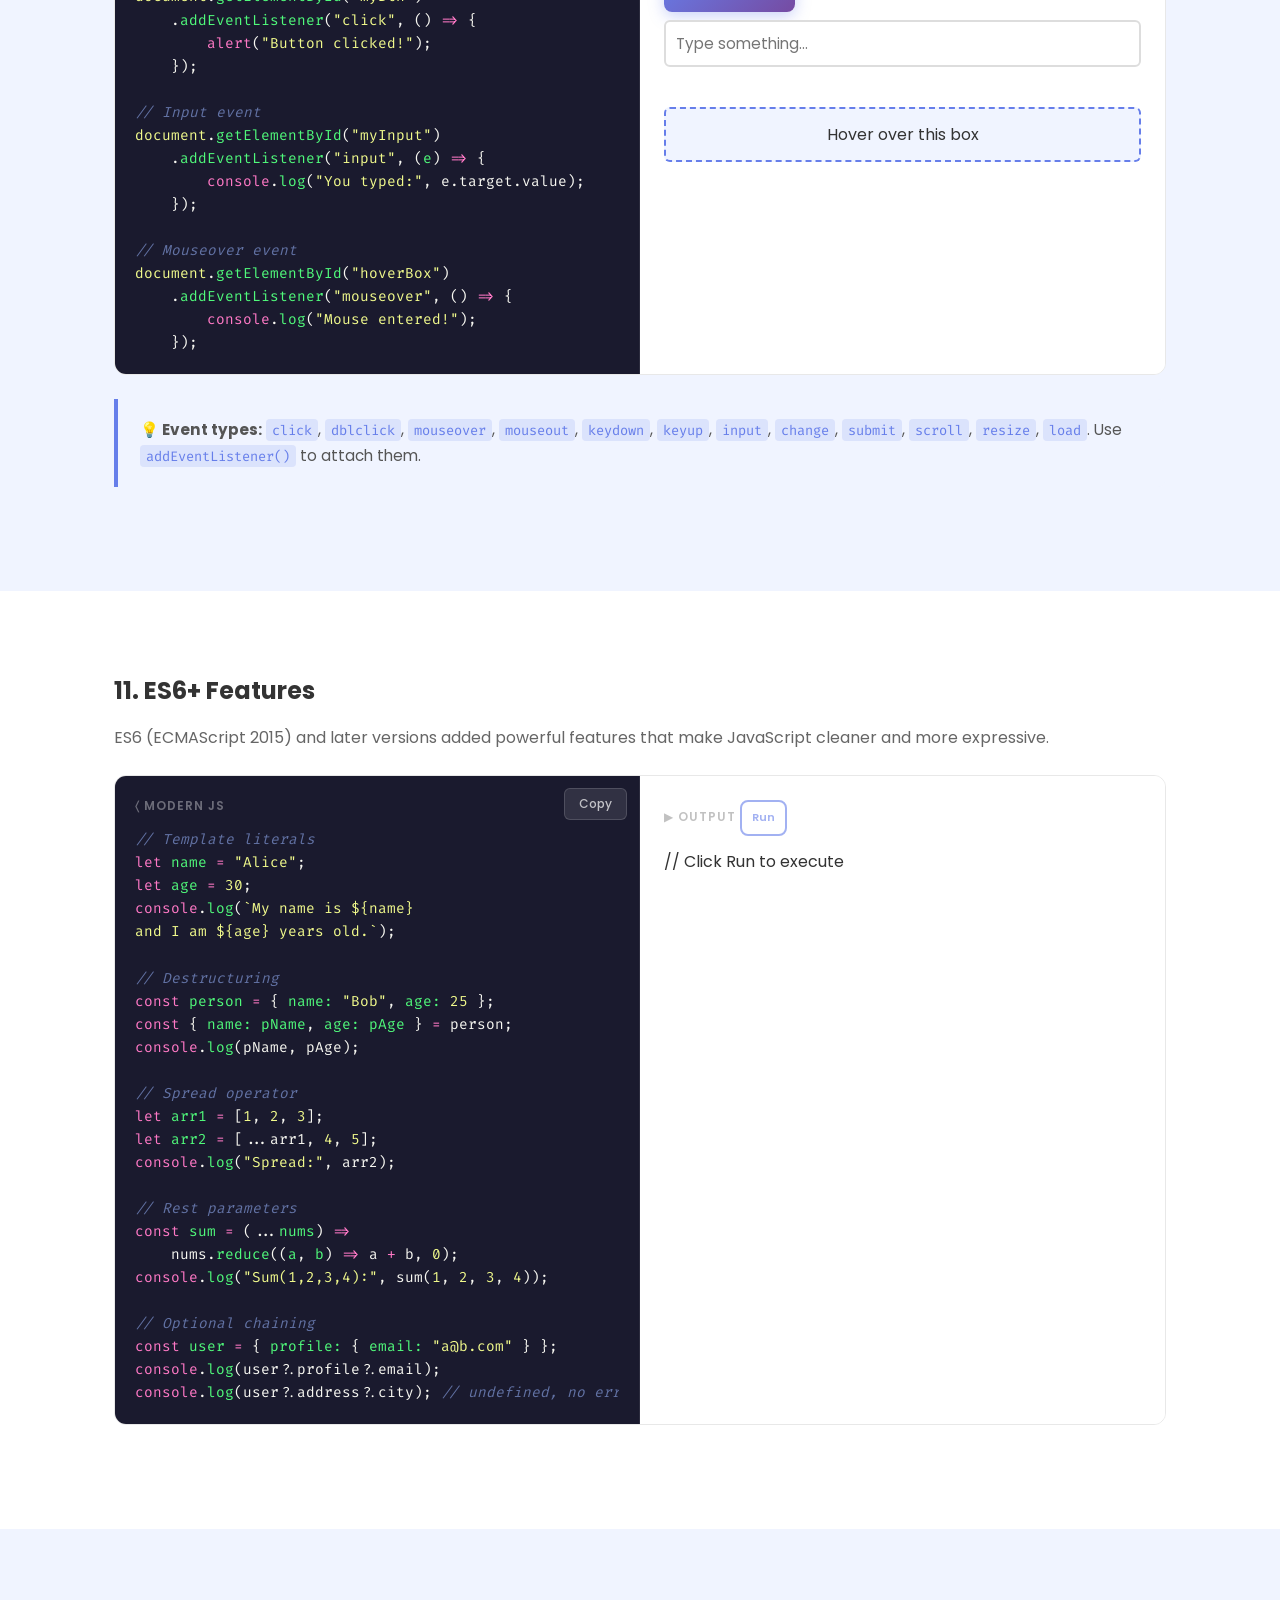
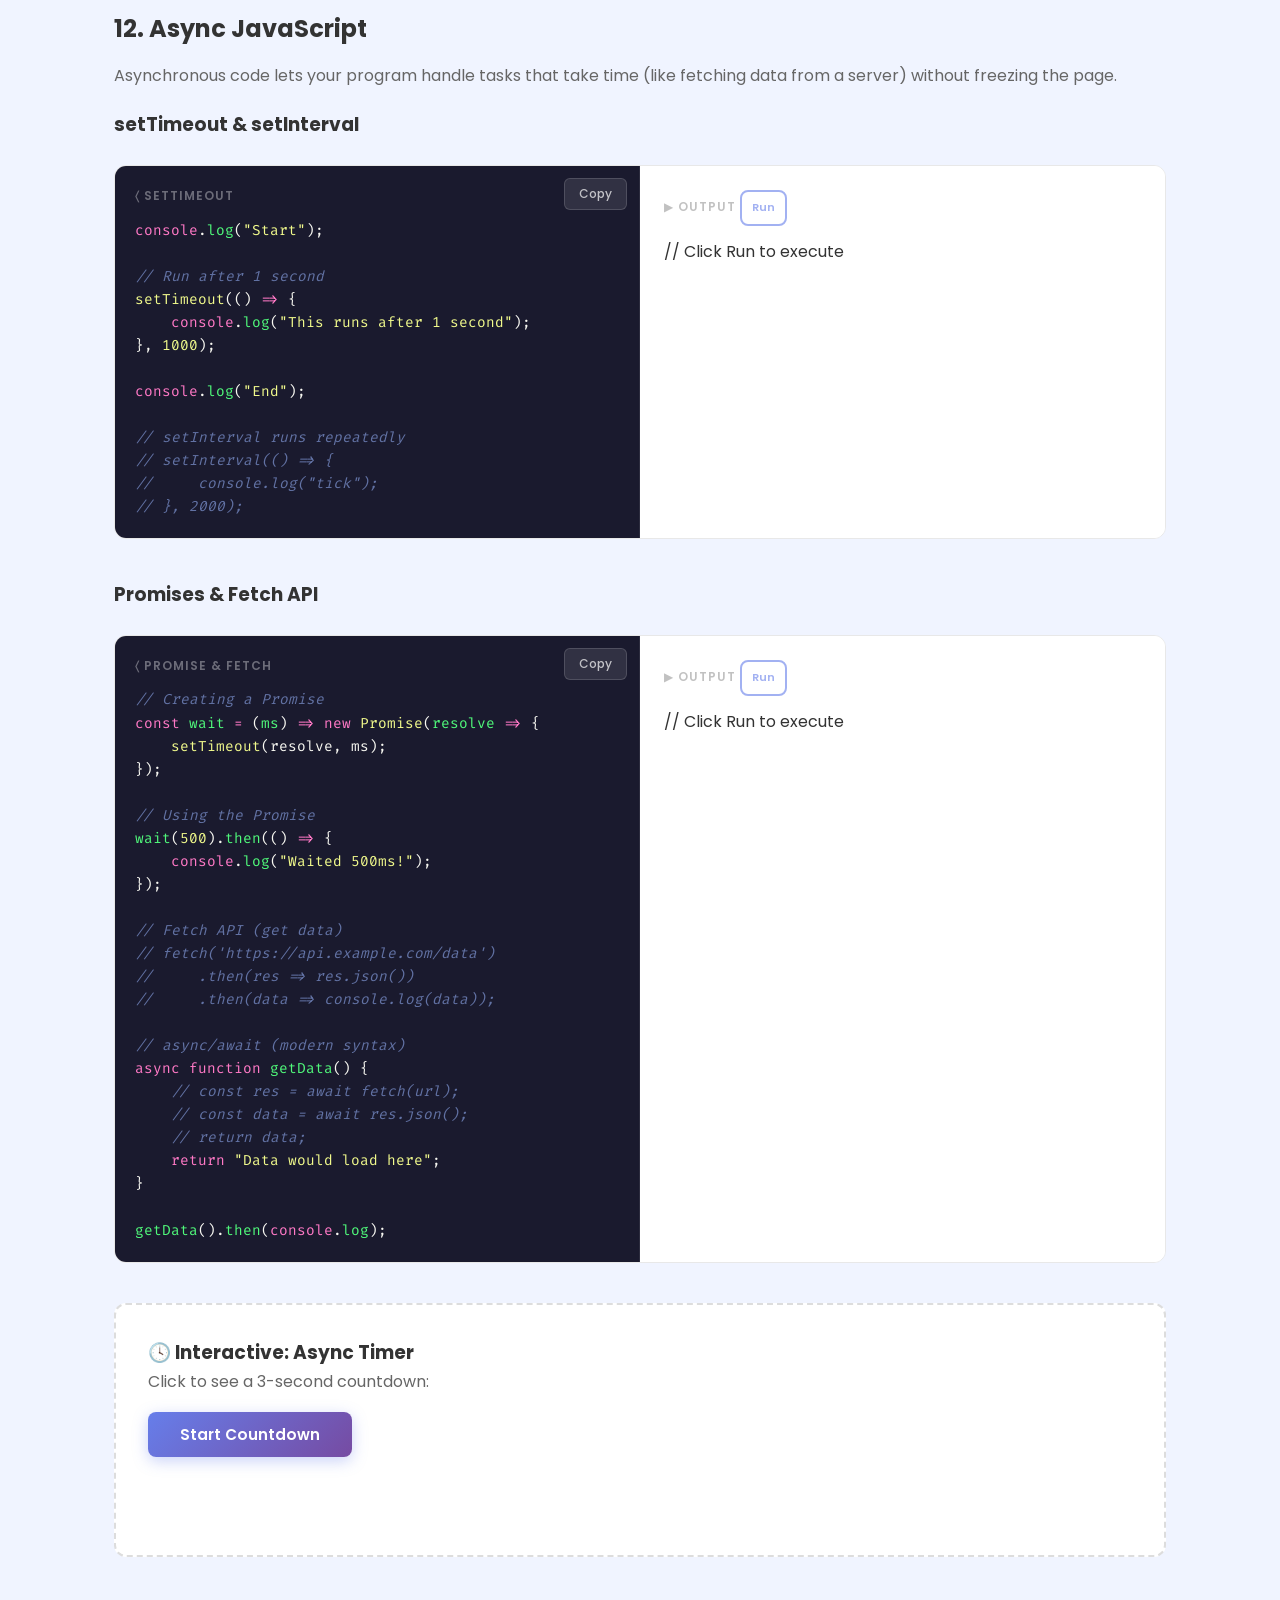
<file: javascript.html>
<!DOCTYPE html>
<html lang="en">
<head>
    <meta charset="UTF-8">
    <meta name="viewport" content="width=device-width, initial-scale=1.0">
    <meta name="description" content="Interactive JavaScript Tutorial - Learn JS with live code examples and interactive demos">
    <meta property="og:title" content="JS Playground - Learn JavaScript by Doing">
    <meta property="og:description" content="Interactive JavaScript Tutorial - Learn JS with live code examples and interactive demos">
    <meta property="og:type" content="website">
    <meta property="og:url" content="timcwat-com.vercel.app">
    <meta name="twitter:card" content="summary_large_image">
    <meta name="twitter:title" content="JS Playground - Learn JavaScript by Doing">
    <meta name="twitter:description" content="Interactive JavaScript Tutorial - Learn JS with live code examples and interactive demos">
    <meta name="google-adsense-account" content="ca-pub-5862355594319303">
    <title>JS Playground - Learn JavaScript by Doing</title>
    <link rel="preconnect" href="https://fonts.googleapis.com">
    <link rel="preconnect" href="https://fonts.gstatic.com" crossorigin>
    <link href="https://fonts.googleapis.com/css2?family=Poppins:wght@300;400;500;600;700&family=Fira+Code:wght@400;600&display=swap" rel="stylesheet">
    <link rel="manifest" href="manifest.json">
    <link rel="stylesheet" href="index.css">
    <script async src="https://pagead2.googlesyndication.com/pagead/js/adsbygoogle.js?client=ca-pub-5862355594319303"
     crossorigin="anonymous"></script>
</head>
<body>

    <nav class="navbar">
        <div class="nav-inner">
            <a href="index.html" class="logo">JS Playground</a>
            <ul class="nav-menu" id="navMenu">
                <li><a href="#basics">Basics</a></li>
                <li><a href="#variables">Variables</a></li>
                <li><a href="#operators">Operators</a></li>
                <li><a href="#functions">Functions</a></li>
                <li><a href="#conditionals">Conditionals</a></li>
                <li><a href="#loops">Loops</a></li>
                <li><a href="#arrays">Arrays</a></li>
                <li><a href="#objects">Objects</a></li>
                <li><a href="#dom">DOM</a></li>
                <li><a href="#events">Events</a></li>
                <li><a href="#es6">ES6+</a></li>
                <li><a href="#async">Async</a></li>
                <li><a href="#quiz">Quiz</a></li>
                <li><a href="#playground">Playground</a></li>
                <li><a href="tools.html">Tools</a></li>
                <li><a href="accessibility.html">A11y</a></li>
            </ul>
            <button class="nav-toggle" id="navToggle" aria-label="Toggle navigation">&#9776;</button>
        </div>
    </nav>

    <main>

        <section class="hero" id="home">
            <div class="hero-content">
                <h1>Learn JavaScript <span class="highlight">by Doing</span></h1>
                <p>Write real JavaScript code and see the output instantly. Every concept comes with live, editable examples.</p>
                <p class="hero-sub">Click any "Run" button to execute the code and see what happens.</p>
                <a href="#basics" class="btn btn-primary">Start Learning</a>
            </div>
            <div class="hero-visual">
                <pre class="hero-code"><span class="nt">console</span>.<span class="na">log</span>(<span class="s">"Hello, World!"</span>);
<span class="nt">const</span> <span class="na">name</span> <span class="nt">=</span> <span class="s">"You"</span>;
<span class="nt">alert</span>(<span class="s">`Hi </span>${name}<span class="s">!`</span>);</pre>
            </div>
        </section>

        <section class="section" id="basics">
            <div class="container">
                <h2 class="section-title">1. What is JavaScript?</h2>
                <p class="section-desc">JavaScript is a lightweight, interpreted programming language that makes web pages interactive. It runs in the browser and can respond to user actions, modify content, and communicate with servers.</p>

                <div class="demo-pair">
                    <div class="demo-code">
                        <div class="demo-label">&#9001; Your First JS</div>
                        <pre><code><span class="nt">console</span>.<span class="na">log</span>(<span class="s">"Hello, World!"</span>);
<span class="nt">console</span>.<span class="na">log</span>(<span class="s">"Welcome to JavaScript!"</span>);
<span class="nt">console</span>.<span class="na">log</span>(<span class="s">"This is "</span> + <span class="s">"fun!"</span>);</code></pre>
                        <button class="copy-btn" data-code="console-log">Copy</button>
                    </div>
                    <div class="demo-output js-output" data-code="console.log(&quot;Hello, World!&quot;); console.log(&quot;Welcome to JavaScript!&quot;); console.log(&quot;This is &quot; + &quot;fun!&quot;);">
                        <div class="demo-label">&#9654; Output <button class="btn btn-small btn-outline run-js-btn" style="margin-left:auto;padding:2px 10px;font-size:0.7rem;">Run</button></div>
                        <div class="js-console"><span class="console-log">// Click Run to execute</span></div>
                    </div>
                </div>

                <div class="tip-box">
                    <strong>&#128161; Key idea:</strong> JavaScript is <strong>event-driven</strong>. It waits for something to happen (a click, a key press, a page load) and then runs code in response. You can also run it directly in the browser's console (press F12).
                </div>
            </div>
        </section>

        <section class="section section-alt" id="variables">
            <div class="container">
                <h2 class="section-title">2. Variables &amp; Data Types</h2>
                <p class="section-desc">Variables store data in memory. Use <code>let</code> for values that change, <code>const</code> for values that stay the same, and avoid <code>var</code> in modern code.</p>

                <div class="demo-pair">
                    <div class="demo-code">
                        <div class="demo-label">&#9001; Variables</div>
                        <pre><code><span class="nt">let</span> <span class="na">name</span> <span class="nt">=</span> <span class="s">"Alice"</span>;
<span class="nt">const</span> <span class="na">age</span> <span class="nt">=</span> <span class="s">25</span>;
<span class="nt">let</span> <span class="na">isStudent</span> <span class="nt">=</span> <span class="s">true</span>;

<span class="nt">console</span>.<span class="na">log</span>(<span class="s">"Name:"</span>, name);
<span class="nt">console</span>.<span class="na">log</span>(<span class="s">"Age:"</span>, age);
<span class="nt">console</span>.<span class="na">log</span>(<span class="s">"Student:"</span>, isStudent);

<span class="c">// Reassign let (works)</span>
name <span class="nt">=</span> <span class="s">"Bob"</span>;
<span class="nt">console</span>.<span class="na">log</span>(<span class="s">"New name:"</span>, name);

<span class="c">// age = 30; // ERROR: const can't be reassigned</span></code></pre>
                    </div>
                    <div class="demo-output js-output" data-code="let name = &quot;Alice&quot;; const age = 25; let isStudent = true; console.log(&quot;Name:&quot;, name); console.log(&quot;Age:&quot;, age); console.log(&quot;Student:&quot;, isStudent); name = &quot;Bob&quot;; console.log(&quot;New name:&quot;, name);">
                        <div class="demo-label">&#9654; Output <button class="btn btn-small btn-outline run-js-btn" style="margin-left:auto;padding:2px 10px;font-size:0.7rem;">Run</button></div>
                        <div class="js-console"><span class="console-log">// Click Run to execute</span></div>
                    </div>
                </div>

                <h3 style="margin-top:40px;color:#333;">Data Types</h3>

                <div class="demo-pair">
                    <div class="demo-code">
                        <div class="demo-label">&#9001; Data Types</div>
                        <pre><code><span class="nt">console</span>.<span class="na">log</span>(<span class="s">"typeof checks:"</span>);
<span class="nt">console</span>.<span class="na">log</span>(<span class="s">typeof</span> <span class="s">"hello"</span>);     <span class="c">// string</span>
<span class="nt">console</span>.<span class="na">log</span>(<span class="s">typeof</span> <span class="s">42</span>);          <span class="c">// number</span>
<span class="nt">console</span>.<span class="na">log</span>(<span class="s">typeof</span> <span class="s">true</span>);        <span class="c">// boolean</span>
<span class="nt">console</span>.<span class="na">log</span>(<span class="s">typeof</span> [<span class="s">1,2,3</span>]);    <span class="c">// object (array)</span>
<span class="nt">console</span>.<span class="na">log</span>(<span class="s">typeof</span> {<span class="na">a:</span><span class="s">1</span>});     <span class="c">// object</span>
<span class="nt">console</span>.<span class="na">log</span>(<span class="s">typeof</span> <span class="s">null</span>);        <span class="c">// object (quirk!)</span>
<span class="nt">console</span>.<span class="na">log</span>(<span class="s">typeof</span> <span class="s">undefined</span>);   <span class="c">// undefined</span></code></pre>
                    </div>
                    <div class="demo-output js-output" data-code="console.log('typeof checks:'); console.log(typeof 'hello'); console.log(typeof 42); console.log(typeof true); console.log(typeof [1,2,3]); console.log(typeof {a:1}); console.log(typeof null); console.log(typeof undefined);">
                        <div class="demo-label">&#9654; Output <button class="btn btn-small btn-outline run-js-btn" style="margin-left:auto;padding:2px 10px;font-size:0.7rem;">Run</button></div>
                        <div class="js-console"><span class="console-log">// Click Run to execute</span></div>
                    </div>
                </div>

                <div class="interactive-demo">
                    <h3>&#128640; Interactive: Type Checker</h3>
                    <p>Enter a value to see its type:</p>
                    <div style="display:flex;gap:12px;align-items:center;flex-wrap:wrap;">
                        <input type="text" id="typeInput" value="42" style="padding:10px 14px;border:2px solid #ddd;border-radius:6px;font-family:inherit;font-size:0.95rem;flex:1;min-width:200px;">
                        <button class="btn btn-primary" id="checkTypeBtn">Check Type</button>
                    </div>
                    <p id="typeResult" style="margin-top:16px;font-size:1.1rem;min-height:30px;"></p>
                </div>
            </div>

            <div class="challenge" data-question="Which keyword is used to declare a variable that cannot be reassigned?" data-options='["var","let","const","static"]' data-answer="2" data-explain="const declares a variable that cannot be reassigned. let allows reassignment, var is older and has function scoping.">
            </div>
        </section>

        <section class="section" id="operators">
            <div class="container">
                <h2 class="section-title">3. Operators</h2>
                <p class="section-desc">Operators perform actions on values. JavaScript has arithmetic, comparison, logical, and assignment operators.</p>

                <h3 style="color:#333;">Arithmetic Operators</h3>

                <div class="demo-pair">
                    <div class="demo-code">
                        <div class="demo-label">&#9001; Math</div>
                        <pre><code><span class="nt">let</span> <span class="na">a</span> <span class="nt">=</span> <span class="s">10</span>, <span class="na">b</span> <span class="nt">=</span> <span class="s">3</span>;

<span class="nt">console</span>.<span class="na">log</span>(<span class="s">"a + b ="</span>, a <span class="nt">+</span> b);  <span class="c">// 13</span>
<span class="nt">console</span>.<span class="na">log</span>(<span class="s">"a - b ="</span>, a <span class="nt">-</span> b);  <span class="c">// 7</span>
<span class="nt">console</span>.<span class="na">log</span>(<span class="s">"a * b ="</span>, a <span class="nt">*</span> b);  <span class="c">// 30</span>
<span class="nt">console</span>.<span class="na">log</span>(<span class="s">"a / b ="</span>, a <span class="nt">/</span> b);  <span class="c">// 3.33</span>
<span class="nt">console</span>.<span class="na">log</span>(<span class="s">"a % b ="</span>, a <span class="nt">%</span> b);  <span class="c">// 1 (remainder)</span>
<span class="nt">console</span>.<span class="na">log</span>(<span class="s">"a ** b ="</span>, a <span class="nt">**</span> b); <span class="c">// 1000 (power)</span></code></pre>
                        <button class="copy-btn">Copy</button>
                    </div>
                    <div class="demo-output js-output" data-code="let a = 10, b = 3; console.log('a + b =', a + b); console.log('a - b =', a - b); console.log('a * b =', a * b); console.log('a / b =', a / b); console.log('a % b =', a % b); console.log('a ** b =', a ** b);">
                        <div class="demo-label">&#9654; Output <button class="btn btn-small btn-outline run-js-btn" style="margin-left:auto;padding:2px 10px;font-size:0.7rem;">Run</button></div>
                        <div class="js-console"><span class="console-log">// Click Run to execute</span></div>
                    </div>
                </div>

                <h3 style="margin-top:40px;color:#333;">Comparison &amp; Logical Operators</h3>

                <div class="demo-pair">
                    <div class="demo-code">
                        <div class="demo-label">&#9001; Comparisons</div>
                        <pre><code><span class="nt">console</span>.<span class="na">log</span>(<span class="s">"5 == '5' :"</span>, <span class="s">5 == '5'</span>);   <span class="c">// true (loose)</span>
<span class="nt">console</span>.<span class="na">log</span>(<span class="s">"5 === '5':"</span>, <span class="s">5 === '5'</span>);  <span class="c">// false (strict)</span>
<span class="nt">console</span>.<span class="na">log</span>(<span class="s">"10 > 5   :"</span>, <span class="s">10 > 5</span>);       <span class="c">// true</span>
<span class="nt">console</span>.<span class="na">log</span>(<span class="s">"10 <= 5  :"</span>, <span class="s">10 <= 5</span>);      <span class="c">// false</span>

<span class="c">// Logical: && (AND), || (OR), ! (NOT)</span>
<span class="nt">console</span>.<span class="na">log</span>(<span class="s">"true && false:"</span>, <span class="s">true && false</span>);  <span class="c">// false</span>
<span class="nt">console</span>.<span class="na">log</span>(<span class="s">"true || false:"</span>, <span class="s">true || false</span>);  <span class="c">// true</span>
<span class="nt">console</span>.<span class="na">log</span>(<span class="s">"!true       :"</span>, <span class="s">!true</span>);              <span class="c">// false</span></code></pre>
                        <button class="copy-btn">Copy</button>
                    </div>
                    <div class="demo-output js-output" data-code="console.log('5 == '\\''5'\\'':' + ':', 5 == '5'); console.log('5 === '\\''5'\\'':' + ':', 5 === '5'); console.log('10 > 5   :', 10 > 5); console.log('10 <= 5  :', 10 <= 5); console.log('true && false:', true && false); console.log('true || false:', true || false); console.log('!true       :', !true);">
                        <div class="demo-label">&#9654; Output <button class="btn btn-small btn-outline run-js-btn" style="margin-left:auto;padding:2px 10px;font-size:0.7rem;">Run</button></div>
                        <div class="js-console"><span class="console-log">// Click Run to execute</span></div>
                    </div>
                </div>

                <div class="interactive-demo">
                    <h3>&#128200; Interactive: Calculator</h3>
                    <p>Enter two numbers and pick an operation:</p>
                    <div style="display:flex;gap:12px;flex-wrap:wrap;align-items:center;">
                        <input type="number" id="calcA" value="10" style="padding:10px 14px;border:2px solid #ddd;border-radius:6px;font-family:inherit;font-size:0.95rem;width:100px;">
                        <select id="calcOp" style="padding:10px 14px;border:2px solid #ddd;border-radius:6px;font-family:inherit;font-size:0.95rem;">
                            <option value="+">+</option>
                            <option value="-">-</option>
                            <option value="*">*</option>
                            <option value="/">/</option>
                            <option value="%">%</option>
                            <option value="**">**</option>
                        </select>
                        <input type="number" id="calcB" value="3" style="padding:10px 14px;border:2px solid #ddd;border-radius:6px;font-family:inherit;font-size:0.95rem;width:100px;">
                        <button class="btn btn-primary" id="calcBtn">=</button>
                    </div>
                    <p id="calcResult" style="margin-top:16px;font-size:1.5rem;font-weight:600;color:#333;min-height:40px;"></p>
                </div>
            </div>
        </section>

        <section class="section section-alt" id="functions">
            <div class="container">
                <h2 class="section-title">4. Functions</h2>
                <p class="section-desc">Functions are reusable blocks of code. You define them once and call them anytime. They can take inputs (parameters) and return outputs.</p>

                <h3 style="color:#333;">Function Declaration</h3>

                <div class="demo-pair">
                    <div class="demo-code">
                        <div class="demo-label">&#9001; Functions</div>
                        <pre><code><span class="c">// Function declaration</span>
<span class="nt">function</span> <span class="na">greet</span>(<span class="na">name</span>) {
    <span class="nt">return</span> <span class="s">"Hello, "</span> <span class="nt">+</span> name <span class="nt">+</span> <span class="s">"!"</span>;
}

<span class="c">// Arrow function (modern)</span>
<span class="nt">const</span> <span class="na">add</span> <span class="nt">=</span> (<span class="na">a</span>, <span class="na">b</span>) <span class="nt">=></span> a <span class="nt">+</span> b;

<span class="nt">console</span>.<span class="na">log</span>(greet(<span class="s">"Alice"</span>));
<span class="nt">console</span>.<span class="na">log</span>(<span class="s">"2 + 3 ="</span>, add(<span class="s">2</span>, <span class="s">3</span>));

<span class="c">// Function with default parameter</span>
<span class="nt">const</span> <span class="na">multiply</span> <span class="nt">=</span> (<span class="na">a</span>, <span class="na">b</span> <span class="nt">=</span> <span class="s">1</span>) <span class="nt">=></span> a <span class="nt">*</span> b;
<span class="nt">console</span>.<span class="na">log</span>(multiply(<span class="s">5</span>));      <span class="c">// 5 (b defaults to 1)</span>
<span class="nt">console</span>.<span class="na">log</span>(multiply(<span class="s">5</span>, <span class="s">3</span>));   <span class="c">// 15</span></code></pre>
                        <button class="copy-btn">Copy</button>
                    </div>
                    <div class="demo-output js-output" data-code="function greet(name) { return 'Hello, ' + name + '!'; } const add = (a, b) => a + b; console.log(greet('Alice')); console.log('2 + 3 =', add(2, 3)); const multiply = (a, b = 1) => a * b; console.log(multiply(5)); console.log(multiply(5, 3));">
                        <div class="demo-label">&#9654; Output <button class="btn btn-small btn-outline run-js-btn" style="margin-left:auto;padding:2px 10px;font-size:0.7rem;">Run</button></div>
                        <div class="js-console"><span class="console-log">// Click Run to execute</span></div>
                    </div>
                </div>

                <div class="interactive-demo">
                    <h3>&#128295; Interactive: Call a Function</h3>
                    <p>Enter your name and click the button:</p>
                    <div style="display:flex;gap:12px;align-items:center;flex-wrap:wrap;">
                        <input type="text" id="funcInput" value="Friend" style="padding:10px 14px;border:2px solid #ddd;border-radius:6px;font-family:inherit;font-size:0.95rem;flex:1;min-width:200px;">
                        <button class="btn btn-primary" id="funcBtn">Greet Me!</button>
                    </div>
                    <p id="funcResult" style="margin-top:16px;font-size:1.2rem;color:#333;min-height:30px;"></p>
                </div>
            </div>

            <div class="challenge" data-question="How do you write a function in JavaScript that returns the sum of two numbers?" data-options='["function add(a, b) { return a + b; }","function add(a, b) { a + b; }","def add(a, b): return a + b","function(a, b) => a + b"]' data-answer="0" data-explain="function add(a, b) { return a + b; } is correct. A function must use the return keyword to return a value.">
            </div>
        </section>

        <section class="section" id="conditionals">
            <div class="container">
                <h2 class="section-title">5. Conditionals</h2>
                <p class="section-desc">Conditionals let your code make decisions. Run different code depending on whether a condition is true or false.</p>

                <h3 style="color:#333;">if / else if / else</h3>

                <div class="demo-pair">
                    <div class="demo-code">
                        <div class="demo-label">&#9001; Conditionals</div>
                        <pre><code><span class="nt">let</span> <span class="na">score</span> <span class="nt">=</span> <span class="s">85</span>;

<span class="nt">if</span> (<span class="na">score</span> <span class="nt">>=</span> <span class="s">90</span>) {
    <span class="nt">console</span>.<span class="na">log</span>(<span class="s">"Grade: A"</span>);
} <span class="nt">else if</span> (<span class="na">score</span> <span class="nt">>=</span> <span class="s">80</span>) {
    <span class="nt">console</span>.<span class="na">log</span>(<span class="s">"Grade: B"</span>);
} <span class="nt">else if</span> (<span class="na">score</span> <span class="nt">>=</span> <span class="s">70</span>) {
    <span class="nt">console</span>.<span class="na">log</span>(<span class="s">"Grade: C"</span>);
} <span class="nt">else</span> {
    <span class="nt">console</span>.<span class="na">log</span>(<span class="s">"Grade: F"</span>);
}

<span class="c">// Ternary operator (shorthand if/else)</span>
<span class="nt">let</span> <span class="na">age</span> <span class="nt">=</span> <span class="s">20</span>;
<span class="nt">let</span> <span class="na">status</span> <span class="nt">=</span> age <span class="nt">>=</span> <span class="s">18</span> <span class="nt">?</span> <span class="s">"Adult"</span> <span class="nt">:</span> <span class="s">"Minor"</span>;
<span class="nt">console</span>.<span class="na">log</span>(<span class="s">"Status:"</span>, status);</code></pre>
                        <button class="copy-btn">Copy</button>
                    </div>
                    <div class="demo-output js-output" data-code="let score = 85; if (score >= 90) { console.log('Grade: A'); } else if (score >= 80) { console.log('Grade: B'); } else if (score >= 70) { console.log('Grade: C'); } else { console.log('Grade: F'); } let age = 20; let status = age >= 18 ? 'Adult' : 'Minor'; console.log('Status:', status);">
                        <div class="demo-label">&#9654; Output <button class="btn btn-small btn-outline run-js-btn" style="margin-left:auto;padding:2px 10px;font-size:0.7rem;">Run</button></div>
                        <div class="js-console"><span class="console-log">// Click Run to execute</span></div>
                    </div>
                </div>

                <h3 style="margin-top:40px;color:#333;">Switch Statement</h3>

                <div class="demo-pair">
                    <div class="demo-code">
                        <div class="demo-label">&#9001; Switch</div>
                        <pre><code><span class="nt">let</span> <span class="na">day</span> <span class="nt">=</span> <span class="s">"Monday"</span>;

<span class="nt">switch</span> (<span class="na">day</span>) {
    <span class="nt">case</span> <span class="s">"Saturday"</span>:
    <span class="nt">case</span> <span class="s">"Sunday"</span>:
        <span class="nt">console</span>.<span class="na">log</span>(<span class="s">"Weekend!"</span>);
        <span class="nt">break</span>;
    <span class="nt">case</span> <span class="s">"Monday"</span>:
        <span class="nt">console</span>.<span class="na">log</span>(<span class="s">"Start of week"</span>);
        <span class="nt">break</span>;
    <span class="nt">default</span>:
        <span class="nt">console</span>.<span class="na">log</span>(<span class="s">"Weekday"</span>);
}</code></pre>
                        <button class="copy-btn">Copy</button>
                    </div>
                    <div class="demo-output js-output" data-code="let day = 'Monday'; switch (day) { case 'Saturday': case 'Sunday': console.log('Weekend!'); break; case 'Monday': console.log('Start of week'); break; default: console.log('Weekday'); }">
                        <div class="demo-label">&#9654; Output <button class="btn btn-small btn-outline run-js-btn" style="margin-left:auto;padding:2px 10px;font-size:0.7rem;">Run</button></div>
                        <div class="js-console"><span class="console-log">// Click Run to execute</span></div>
                    </div>
                </div>

                <div class="interactive-demo">
                    <h3>&#127919; Interactive: Grade Calculator</h3>
                    <p>Enter a score (0-100):</p>
                    <div style="display:flex;gap:12px;align-items:center;flex-wrap:wrap;">
                        <input type="number" id="gradeInput" value="85" min="0" max="100" style="padding:10px 14px;border:2px solid #ddd;border-radius:6px;font-family:inherit;font-size:0.95rem;width:120px;">
                        <button class="btn btn-primary" id="gradeBtn">Get Grade</button>
                    </div>
                    <p id="gradeResult" style="margin-top:16px;font-size:1.3rem;font-weight:600;min-height:35px;"></p>
                </div>
            </div>
        </section>

        <section class="section section-alt" id="loops">
            <div class="container">
                <h2 class="section-title">6. Loops</h2>
                <p class="section-desc">Loops repeat code. Use them to run the same block multiple times, iterate over arrays, or process data.</p>

                <h3 style="color:#333;">For Loop</h3>

                <div class="demo-pair">
                    <div class="demo-code">
                        <div class="demo-label">&#9001; For Loop</div>
                        <pre><code><span class="c">// Count from 1 to 5</span>
<span class="nt">for</span> (<span class="nt">let</span> <span class="na">i</span> <span class="nt">=</span> <span class="s">1</span>; <span class="na">i</span> <span class="nt"><=</span> <span class="s">5</span>; <span class="na">i</span><span class="nt">++</span>) {
    <span class="nt">console</span>.<span class="na">log</span>(<span class="s">"Count:"</span>, i);
}</code></pre>
                        <button class="copy-btn">Copy</button>
                    </div>
                    <div class="demo-output js-output" data-code="for (let i = 1; i <= 5; i++) { console.log('Count:', i); }">
                        <div class="demo-label">&#9654; Output <button class="btn btn-small btn-outline run-js-btn" style="margin-left:auto;padding:2px 10px;font-size:0.7rem;">Run</button></div>
                        <div class="js-console"><span class="console-log">// Click Run to execute</span></div>
                    </div>
                </div>

                <h3 style="margin-top:40px;color:#333;">While &amp; ForEach</h3>

                <div class="demo-pair">
                    <div class="demo-code">
                        <div class="demo-label">&#9001; While &amp; ForEach</div>
                        <pre><code><span class="c">// While loop</span>
<span class="nt">let</span> <span class="na">count</span> <span class="nt">=</span> <span class="s">0</span>;
<span class="nt">while</span> (<span class="na">count</span> <span class="nt"><</span> <span class="s">3</span>) {
    <span class="nt">console</span>.<span class="na">log</span>(<span class="s">"While count:"</span>, count);
    <span class="na">count</span><span class="nt">++</span>;
}

<span class="c">// ForEach on array</span>
<span class="nt">let</span> <span class="na">fruits</span> <span class="nt">=</span> [<span class="s">"Apple"</span>, <span class="s">"Banana"</span>, <span class="s">"Cherry"</span>];
fruits.<span class="na">forEach</span>(<span class="na">fruit</span> <span class="nt">=></span> {
    <span class="nt">console</span>.<span class="na">log</span>(<span class="s">"Fruit:"</span>, fruit);
});</code></pre>
                        <button class="copy-btn">Copy</button>
                    </div>
                    <div class="demo-output js-output" data-code="let count = 0; while (count < 3) { console.log('While count:', count); count++; } let fruits = ['Apple', 'Banana', 'Cherry']; fruits.forEach(fruit => { console.log('Fruit:', fruit); });">
                        <div class="demo-label">&#9654; Output <button class="btn btn-small btn-outline run-js-btn" style="margin-left:auto;padding:2px 10px;font-size:0.7rem;">Run</button></div>
                        <div class="js-console"><span class="console-log">// Click Run to execute</span></div>
                    </div>
                </div>

                <div class="interactive-demo">
                    <h3>&#128257; Interactive: Loop Visualizer</h3>
                    <p>Click to see a loop count from 1 to the number you choose:</p>
                    <div style="display:flex;gap:12px;align-items:center;flex-wrap:wrap;">
                        <input type="number" id="loopInput" value="5" min="1" max="20" style="padding:10px 14px;border:2px solid #ddd;border-radius:6px;font-family:inherit;font-size:0.95rem;width:100px;">
                        <button class="btn btn-primary" id="loopBtn">Run Loop</button>
                    </div>
                    <div id="loopResult" style="margin-top:16px;display:flex;gap:8px;flex-wrap:wrap;"></div>
                </div>
            </div>
        </section>

        <section class="section" id="arrays">
            <div class="container">
                <h2 class="section-title">7. Arrays</h2>
                <p class="section-desc">Arrays hold ordered lists of data. You can store any type — numbers, strings, objects, even other arrays.</p>

                <h3 style="color:#333;">Array Methods</h3>

                <div class="demo-pair">
                    <div class="demo-code">
                        <div class="demo-label">&#9001; Array Methods</div>
                        <pre><code><span class="nt">let</span> <span class="na">numbers</span> <span class="nt">=</span> [<span class="s">1</span>, <span class="s">2</span>, <span class="s">3</span>, <span class="s">4</span>, <span class="s">5</span>];

<span class="nt">console</span>.<span class="na">log</span>(<span class="s">"Original:"</span>, numbers);
<span class="nt">console</span>.<span class="na">log</span>(<span class="s">"Length:"</span>, numbers.length);
<span class="nt">console</span>.<span class="na">log</span>(<span class="s">"First:"</span>, numbers[<span class="s">0</span>]);
<span class="nt">console</span>.<span class="na">log</span>(<span class="s">"Last:"</span>, numbers[numbers.length <span class="nt">-</span> <span class="s">1</span>]);

<span class="c">// Add/remove</span>
numbers.<span class="na">push</span>(<span class="s">6</span>);    <span class="c">// add to end</span>
<span class="nt">console</span>.<span class="na">log</span>(<span class="s">"After push:"</span>, numbers);
numbers.<span class="na">pop</span>();     <span class="c">// remove from end</span>
<span class="nt">console</span>.<span class="na">log</span>(<span class="s">"After pop:"</span>, numbers);

<span class="c">// Transform</span>
<span class="nt">let</span> <span class="na">doubled</span> <span class="nt">=</span> numbers.<span class="na">map</span>(<span class="na">n</span> <span class="nt">=></span> n <span class="nt">*</span> <span class="s">2</span>);
<span class="nt">console</span>.<span class="na">log</span>(<span class="s">"Doubled:"</span>, doubled);

<span class="nt">let</span> <span class="na">evens</span> <span class="nt">=</span> numbers.<span class="na">filter</span>(<span class="na">n</span> <span class="nt">=></span> n <span class="nt">%</span> <span class="s">2</span> <span class="nt">===</span> <span class="s">0</span>);
<span class="nt">console</span>.<span class="na">log</span>(<span class="s">"Evens:"</span>, evens);

<span class="nt">let</span> <span class="na">sum</span> <span class="nt">=</span> numbers.<span class="na">reduce</span>((<span class="na">acc</span>, <span class="na">n</span>) <span class="nt">=></span> acc <span class="nt">+</span> n, <span class="s">0</span>);
<span class="nt">console</span>.<span class="na">log</span>(<span class="s">"Sum:"</span>, sum);</code></pre>
                        <button class="copy-btn">Copy</button>
                    </div>
                    <div class="demo-output js-output" data-code="let numbers = [1, 2, 3, 4, 5]; console.log('Original:', numbers); console.log('Length:', numbers.length); console.log('First:', numbers[0]); console.log('Last:', numbers[numbers.length - 1]); numbers.push(6); console.log('After push:', numbers); numbers.pop(); console.log('After pop:', numbers); let doubled = numbers.map(n => n * 2); console.log('Doubled:', doubled); let evens = numbers.filter(n => n % 2 === 0); console.log('Evens:', evens); let sum = numbers.reduce((acc, n) => acc + n, 0); console.log('Sum:', sum);">
                        <div class="demo-label">&#9654; Output <button class="btn btn-small btn-outline run-js-btn" style="margin-left:auto;padding:2px 10px;font-size:0.7rem;">Run</button></div>
                        <div class="js-console"><span class="console-log">// Click Run to execute</span></div>
                    </div>
                </div>

                <div class="interactive-demo">
                    <h3>&#128220; Interactive: Array Builder</h3>
                    <p>Enter items separated by commas:</p>
                    <div style="display:flex;gap:12px;align-items:center;flex-wrap:wrap;">
                        <input type="text" id="arrayInput" value="Apple, Banana, Cherry" style="padding:10px 14px;border:2px solid #ddd;border-radius:6px;font-family:inherit;font-size:0.95rem;flex:1;min-width:200px;">
                        <button class="btn btn-primary" id="arrayBtn">Process Array</button>
                    </div>
                    <div id="arrayResult" style="margin-top:16px;"></div>
                </div>
            </div>
        </section>

        <section class="section section-alt" id="objects">
            <div class="container">
                <h2 class="section-title">8. Objects</h2>
                <p class="section-desc">Objects store key-value pairs. They're the foundation of most data structures in JavaScript and represent real-world entities.</p>

                <div class="demo-pair">
                    <div class="demo-code">
                        <div class="demo-label">&#9001; Objects</div>
                        <pre><code><span class="c">// Creating an object</span>
<span class="nt">const</span> <span class="na">person</span> <span class="nt">=</span> {
    <span class="na">name</span>: <span class="s">"Alice"</span>,
    <span class="na">age</span>: <span class="s">30</span>,
    <span class="na">city</span>: <span class="s">"Lagos"</span>,
    <span class="na">greet</span>: <span class="nt">function</span>() {
        <span class="nt">return</span> <span class="s">"Hi, I'm "</span> <span class="nt">+</span> <span class="na">this</span>.name;
    }
};

<span class="nt">console</span>.<span class="na">log</span>(<span class="s">"Name:"</span>, person.name);
<span class="nt">console</span>.<span class="na">log</span>(<span class="s">"Age:"</span>, person[<span class="s">"age"</span>]);
<span class="nt">console</span>.<span class="na">log</span>(person.greet());

<span class="c">// Add/edit properties</span>
person.<span class="na">job</span> <span class="nt">=</span> <span class="s">"Developer"</span>;
<span class="nt">console</span>.<span class="na">log</span>(<span class="s">"Job:"</span>, person.job);

<span class="c">// List all keys</span>
<span class="nt">console</span>.<span class="na">log</span>(<span class="s">"Keys:"</span>, <span class="s">Object</span>.<span class="na">keys</span>(person));</code></pre>
                        <button class="copy-btn">Copy</button>
                    </div>
                    <div class="demo-output js-output" data-code="const person = { name: 'Alice', age: 30, city: 'Lagos', greet: function() { return 'Hi, I\\''m ' + this.name; } }; console.log('Name:', person.name); console.log('Age:', person['age']); console.log(person.greet()); person.job = 'Developer'; console.log('Job:', person.job); console.log('Keys:', Object.keys(person));">
                        <div class="demo-label">&#9654; Output <button class="btn btn-small btn-outline run-js-btn" style="margin-left:auto;padding:2px 10px;font-size:0.7rem;">Run</button></div>
                        <div class="js-console"><span class="console-log">// Click Run to execute</span></div>
                    </div>
                </div>

                <div class="interactive-demo">
                    <h3>&#128100; Interactive: Build a Person</h3>
                    <p>Fill in the details:</p>
                    <div style="display:grid;grid-template-columns:1fr 1fr 1fr;gap:12px;margin-bottom:12px;">
                        <input type="text" id="objName" value="Alice" placeholder="Name" style="padding:10px 14px;border:2px solid #ddd;border-radius:6px;font-family:inherit;">
                        <input type="number" id="objAge" value="30" placeholder="Age" style="padding:10px 14px;border:2px solid #ddd;border-radius:6px;font-family:inherit;">
                        <input type="text" id="objCity" value="Lagos" placeholder="City" style="padding:10px 14px;border:2px solid #ddd;border-radius:6px;font-family:inherit;">
                    </div>
                    <button class="btn btn-primary" id="objBtn">Show Person</button>
                    <div id="objResult" style="margin-top:16px;"></div>
                </div>
            </div>
        </section>

        <section class="section" id="dom">
            <div class="container">
                <h2 class="section-title">9. DOM Manipulation</h2>
                <p class="section-desc">The Document Object Model (DOM) is JavaScript's way of interacting with HTML. You can select elements, change their content, modify styles, and create new elements.</p>

                <div class="demo-pair">
                    <div class="demo-code">
                        <div class="demo-label">&#9001; DOM Basics</div>
                        <pre><code><span class="c">// Select an element</span>
<span class="nt">const</span> <span class="na">title</span> <span class="nt">=</span> <span class="s">document</span>.<span class="na">getElementById</span>(<span class="s">"dom-title"</span>);

<span class="c">// Change content</span>
title.<span class="na">textContent</span> <span class="nt">=</span> <span class="s">"Updated by JS!"</span>;

<span class="c">// Change style</span>
title.<span class="na">style</span>.<span class="na">color</span> <span class="nt">=</span> <span class="s">"#667eea"</span>;

<span class="c">// Create an element</span>
<span class="nt">const</span> <span class="na">newP</span> <span class="nt">=</span> <span class="s">document</span>.<span class="na">createElement</span>(<span class="s">"p"</span>);
newP.<span class="na">textContent</span> <span class="nt">=</span> <span class="s">"I was created by JavaScript!"</span>;
<span class="s">document</span>.<span class="na">getElementById</span>(<span class="s">"dom-container"</span>)
        .<span class="na">appendChild</span>(newP);</code></pre>
                        <button class="copy-btn">Copy</button>
                    </div>
                    <div class="demo-output">
                        <div class="demo-label">&#9654; Output</div>
                        <div id="dom-container">
                            <p id="dom-title">This is the original text.</p>
                            <button class="btn btn-small btn-outline" id="domBtn" style="margin-top:8px;">Run DOM Demo</button>
                        </div>
                    </div>
                </div>

                <div class="tip-box">
                    <strong>&#128161; Common DOM methods:</strong> <code>getElementById()</code>, <code>querySelector()</code>, <code>querySelectorAll()</code>, <code>createElement()</code>, <code>textContent</code>, <code>innerHTML</code>, <code>setAttribute()</code>, <code>classList.add()</code>, <code>classList.remove()</code>, <code>style</code>.
                </div>
            </div>

            <div class="challenge" data-question="Which method selects an element by its CSS selector?" data-options='["getElementById()","querySelector()","getElementsByClassName()","querySelectorAll()"]' data-answer="1" data-explain="querySelector() returns the first element matching a CSS selector. querySelectorAll() returns all matching elements as a NodeList.">
            </div>
        </section>

        <section class="section section-alt" id="events">
            <div class="container">
                <h2 class="section-title">10. Events</h2>
                <p class="section-desc">Events are actions that happen in the browser — clicks, key presses, mouse movements, form submissions. You can run code when events occur.</p>

                <h3 style="color:#333;">Click &amp; Input Events</h3>

                <div class="demo-pair">
                    <div class="demo-code">
                        <div class="demo-label">&#9001; Events</div>
                        <pre><code><span class="c">// Click event</span>
<span class="s">document</span>.<span class="na">getElementById</span>(<span class="s">"myBtn"</span>)
    .<span class="na">addEventListener</span>(<span class="s">"click"</span>, () <span class="nt">=></span> {
        <span class="nt">alert</span>(<span class="s">"Button clicked!"</span>);
    });

<span class="c">// Input event</span>
<span class="s">document</span>.<span class="na">getElementById</span>(<span class="s">"myInput"</span>)
    .<span class="na">addEventListener</span>(<span class="s">"input"</span>, (<span class="na">e</span>) <span class="nt">=></span> {
        <span class="nt">console</span>.<span class="na">log</span>(<span class="s">"You typed:"</span>, e.target.value);
    });

<span class="c">// Mouseover event</span>
<span class="s">document</span>.<span class="na">getElementById</span>(<span class="s">"hoverBox"</span>)
    .<span class="na">addEventListener</span>(<span class="s">"mouseover"</span>, () <span class="nt">=></span> {
        <span class="nt">console</span>.<span class="na">log</span>(<span class="s">"Mouse entered!"</span>);
    });</code></pre>
                        <button class="copy-btn">Copy</button>
                    </div>
                    <div class="demo-output">
                        <div class="demo-label">&#9654; Interactive Demo</div>
                        <button class="btn btn-primary" id="eventBtn" style="margin-bottom:8px;display:block;">Click Me</button>
                        <input type="text" id="eventInput" placeholder="Type something..." style="width:100%;padding:10px;border:2px solid #ddd;border-radius:6px;font-family:inherit;font-size:0.95rem;margin-bottom:8px;">
                        <p id="eventOutput" style="margin:0;min-height:24px;color:#666;"></p>
                        <div id="hoverBox" style="margin-top:8px;padding:12px;background:#f0f4ff;border-radius:6px;text-align:center;cursor:pointer;border:2px dashed #667eea;">Hover over this box</div>
                    </div>
                </div>

                <div class="tip-box">
                    <strong>&#128161; Event types:</strong> <code>click</code>, <code>dblclick</code>, <code>mouseover</code>, <code>mouseout</code>, <code>keydown</code>, <code>keyup</code>, <code>input</code>, <code>change</code>, <code>submit</code>, <code>scroll</code>, <code>resize</code>, <code>load</code>. Use <code>addEventListener()</code> to attach them.
                </div>
            </div>
        </section>

        <section class="section" id="es6">
            <div class="container">
                <h2 class="section-title">11. ES6+ Features</h2>
                <p class="section-desc">ES6 (ECMAScript 2015) and later versions added powerful features that make JavaScript cleaner and more expressive.</p>

                <div class="demo-pair">
                    <div class="demo-code">
                        <div class="demo-label">&#9001; Modern JS</div>
                        <pre><code><span class="c">// Template literals</span>
<span class="nt">let</span> <span class="na">name</span> <span class="nt">=</span> <span class="s">"Alice"</span>;
<span class="nt">let</span> <span class="na">age</span> <span class="nt">=</span> <span class="s">30</span>;
<span class="nt">console</span>.<span class="na">log</span>(<span class="s">`My name is ${name}</span>
<span class="s">and I am ${age} years old.`</span>);

<span class="c">// Destructuring</span>
<span class="nt">const</span> <span class="na">person</span> <span class="nt">=</span> { <span class="na">name:</span> <span class="s">"Bob"</span>, <span class="na">age:</span> <span class="s">25</span> };
<span class="nt">const</span> { <span class="na">name:</span> <span class="na">pName</span>, <span class="na">age:</span> <span class="na">pAge</span> } <span class="nt">=</span> person;
<span class="nt">console</span>.<span class="na">log</span>(pName, pAge);

<span class="c">// Spread operator</span>
<span class="nt">let</span> <span class="na">arr1</span> <span class="nt">=</span> [<span class="s">1</span>, <span class="s">2</span>, <span class="s">3</span>];
<span class="nt">let</span> <span class="na">arr2</span> <span class="nt">=</span> [...arr1, <span class="s">4</span>, <span class="s">5</span>];
<span class="nt">console</span>.<span class="na">log</span>(<span class="s">"Spread:"</span>, arr2);

<span class="c">// Rest parameters</span>
<span class="nt">const</span> <span class="na">sum</span> <span class="nt">=</span> (...<span class="na">nums</span>) <span class="nt">=></span>
    nums.<span class="na">reduce</span>((<span class="na">a</span>, <span class="na">b</span>) <span class="nt">=></span> a <span class="nt">+</span> b, <span class="s">0</span>);
<span class="nt">console</span>.<span class="na">log</span>(<span class="s">"Sum(1,2,3,4):"</span>, sum(<span class="s">1</span>, <span class="s">2</span>, <span class="s">3</span>, <span class="s">4</span>));

<span class="c">// Optional chaining</span>
<span class="nt">const</span> <span class="na">user</span> <span class="nt">=</span> { <span class="na">profile:</span> { <span class="na">email:</span> <span class="s">"a@b.com"</span> } };
<span class="nt">console</span>.<span class="na">log</span>(user?.profile?.email);
<span class="nt">console</span>.<span class="na">log</span>(user?.address?.city); <span class="c">// undefined, no error</span></code></pre>
                        <button class="copy-btn">Copy</button>
                    </div>
                    <div class="demo-output js-output" data-code="let name = 'Alice'; let age = 30; console.log('Template literals:'); console.log('My name is ' + name + ' and I am ' + age + ' years old.'); const person = { name: 'Bob', age: 25 }; const pName = person.name; const pAge = person.age; console.log('Destructuring:', pName, pAge); let arr1 = [1, 2, 3]; let arr2 = arr1.concat([4, 5]); console.log('Spread:', arr2); const sumFn = (...nums) => nums.reduce((a, b) => a + b, 0); console.log('Sum(1,2,3,4):', sumFn(1, 2, 3, 4));">
                        <div class="demo-label">&#9654; Output <button class="btn btn-small btn-outline run-js-btn" style="margin-left:auto;padding:2px 10px;font-size:0.7rem;">Run</button></div>
                        <div class="js-console"><span class="console-log">// Click Run to execute</span></div>
                    </div>
                </div>
            </div>
        </section>

        <section class="section section-alt" id="async">
            <div class="container">
                <h2 class="section-title">12. Async JavaScript</h2>
                <p class="section-desc">Asynchronous code lets your program handle tasks that take time (like fetching data from a server) without freezing the page.</p>

                <h3 style="color:#333;">setTimeout &amp; setInterval</h3>

                <div class="demo-pair">
                    <div class="demo-code">
                        <div class="demo-label">&#9001; setTimeout</div>
                        <pre><code><span class="nt">console</span>.<span class="na">log</span>(<span class="s">"Start"</span>);

<span class="c">// Run after 1 second</span>
<span class="s">setTimeout</span>(() <span class="nt">=></span> {
    <span class="nt">console</span>.<span class="na">log</span>(<span class="s">"This runs after 1 second"</span>);
}, <span class="s">1000</span>);

<span class="nt">console</span>.<span class="na">log</span>(<span class="s">"End"</span>);

<span class="c">// setInterval runs repeatedly</span>
<span class="c">// setInterval(() => {</span>
<span class="c">//     console.log("tick");</span>
<span class="c">// }, 2000);</span></code></pre>
                        <button class="copy-btn">Copy</button>
                    </div>
                    <div class="demo-output js-output" data-code="console.log('Start'); console.log('End (setTimeout will run after 1s)');">
                        <div class="demo-label">&#9654; Output <button class="btn btn-small btn-outline run-js-btn" style="margin-left:auto;padding:2px 10px;font-size:0.7rem;">Run</button></div>
                        <div class="js-console"><span class="console-log">// Click Run to execute</span></div>
                    </div>
                </div>

                <h3 style="margin-top:40px;color:#333;">Promises &amp; Fetch API</h3>

                <div class="demo-pair">
                    <div class="demo-code">
                        <div class="demo-label">&#9001; Promise &amp; Fetch</div>
                        <pre><code><span class="c">// Creating a Promise</span>
<span class="nt">const</span> <span class="na">wait</span> <span class="nt">=</span> (<span class="na">ms</span>) <span class="nt">=></span> <span class="nt">new</span> <span class="s">Promise</span>(<span class="na">resolve</span> <span class="nt">=></span> {
    <span class="s">setTimeout</span>(resolve, ms);
});

<span class="c">// Using the Promise</span>
<span class="na">wait</span>(<span class="s">500</span>).<span class="na">then</span>(() <span class="nt">=></span> {
    <span class="nt">console</span>.<span class="na">log</span>(<span class="s">"Waited 500ms!"</span>);
});

<span class="c">// Fetch API (get data)</span>
<span class="c">// fetch('https://api.example.com/data')</span>
<span class="c">//     .then(res => res.json())</span>
<span class="c">//     .then(data => console.log(data));</span>

<span class="c">// async/await (modern syntax)</span>
<span class="nt">async</span> <span class="nt">function</span> <span class="na">getData</span>() {
    <span class="c">// const res = await fetch(url);</span>
    <span class="c">// const data = await res.json();</span>
    <span class="c">// return data;</span>
    <span class="nt">return</span> <span class="s">"Data would load here"</span>;
}

<span class="na">getData</span>().<span class="na">then</span>(<span class="nt">console</span>.<span class="na">log</span>);</code></pre>
                        <button class="copy-btn">Copy</button>
                    </div>
                    <div class="demo-output js-output" data-code="console.log('Promises and async/await make async code manageable.'); console.log('setTimeout, setInterval, fetch are common async patterns.');">
                        <div class="demo-label">&#9654; Output <button class="btn btn-small btn-outline run-js-btn" style="margin-left:auto;padding:2px 10px;font-size:0.7rem;">Run</button></div>
                        <div class="js-console"><span class="console-log">// Click Run to execute</span></div>
                    </div>
                </div>

                <div class="interactive-demo">
                    <h3>&#128339; Interactive: Async Timer</h3>
                    <p>Click to see a 3-second countdown:</p>
                    <button class="btn btn-primary" id="asyncBtn">Start Countdown</button>
                    <div id="asyncResult" style="margin-top:16px;font-size:2rem;font-weight:700;color:#667eea;min-height:50px;"></div>
                </div>
            </div>
        </section>

        <section class="section" id="quiz">
            <div class="container">
                <div class="quiz" data-page="js"></div>
            </div>
        </section>

        <section class="section" id="playground">
            <div class="container">
                <h2 class="section-title">13. Try It Yourself &#x1F3AD;</h2>
                <p class="section-desc">Write JavaScript code below and click Run to see the output. Experiment with everything you've learned!</p>

                <div class="playground-container">
                    <div class="playground-editor">
                        <div class="playground-header">
                            <span class="playground-label">&#9001; JS Editor</span>
                            <div class="playground-actions">
                                <button class="btn btn-small btn-outline" id="jsRunBtn">&#9654; Run</button>
                                <button class="btn btn-small btn-outline" id="jsClearBtn">&#128465; Clear</button>
                                <button class="btn btn-small btn-outline" id="jsResetBtn">&#8634; Reset</button>
                            </div>
                        </div>
                        <textarea id="jsEditor" class="playground-textarea" spellcheck="false">// Try your own JavaScript here
let name = "You";
let count = 5;

for (let i = 1; i <= count; i++) {
    console.log(i + ". Hello, " + name + "!");
}

console.log("---");
console.log("Total: " + count + " greetings");</textarea>
                        <div class="playground-editor-info">
                            <span id="jsLineCount">Line 10</span>
                            <span>Press Ctrl+Enter to run</span>
                        </div>
                    </div>
                    <div class="playground-output">
                        <div class="playground-header">
                            <span class="playground-label">&#9654; Console Output</span>
                            <button class="btn btn-small btn-outline" id="jsConsoleClear">&#128465; Clear</button>
                        </div>
                        <div class="playground-preview" id="jsConsoleOutput">
                            <span class="console-log">// Output will appear here</span>
                        </div>
                    </div>
                </div>

                <div class="starter-templates" style="margin-top:30px;">
                    <h3>&#128218; Starter Templates</h3>
                    <div class="template-grid">
                        <button class="template-btn" data-jstemplate="template-hello">
                            <span class="template-icon">&#128075;</span>
                            <span>Hello World</span>
                        </button>
                        <button class="template-btn" data-jstemplate="template-fizzbuzz">
                            <span class="template-icon">&#128290;</span>
                            <span>FizzBuzz</span>
                        </button>
                        <button class="template-btn" data-jstemplate="template-array">
                            <span class="template-icon">&#128220;</span>
                            <span>Array Ops</span>
                        </button>
                        <button class="template-btn" data-jstemplate="template-object">
                            <span class="template-icon">&#128100;</span>
                            <span>Object</span>
                        </button>
                        <button class="template-btn" data-jstemplate="template-dom">
                            <span class="template-icon">&#127912;</span>
                            <span>DOM</span>
                        </button>
                        <button class="template-btn" data-jstemplate="template-func">
                            <span class="template-icon">&#128295;</span>
                            <span>Functions</span>
                        </button>
                    </div>
                </div>
            </div>
        </section>

    </main>

    <footer class="site-footer">
        <div class="container">
            <div class="footer-grid">
                <div class="footer-col">
                    <h3>JS Playground</h3>
                    <p>Learn JavaScript with live code.</p>
                </div>
                <div class="footer-col">
                    <h3>Topics</h3>
                    <ul>
                        <li><a href="#basics">Basics</a></li>
                        <li><a href="#variables">Variables</a></li>
                        <li><a href="#operators">Operators</a></li>
                        <li><a href="#functions">Functions</a></li>
                        <li><a href="#conditionals">Conditionals</a></li>
                        <li><a href="#loops">Loops</a></li>
                        <li><a href="#arrays">Arrays</a></li>
                        <li><a href="#objects">Objects</a></li>
                        <li><a href="#dom">DOM</a></li>
                        <li><a href="#events">Events</a></li>
                        <li><a href="#es6">ES6+</a></li>
                        <li><a href="#async">Async</a></li>
                        <li><a href="#quiz">Quiz</a></li>
                    </ul>
                </div>
                <div class="footer-col">
                    <h3>Resources</h3>
                    <ul>
                        <li><a href="https://developer.mozilla.org/en-US/docs/Web/JavaScript" target="_blank" rel="noopener noreferrer">MDN JS Docs</a></li>
                        <li><a href="https://javascript.info/" target="_blank" rel="noopener noreferrer">JavaScript.info</a></li>
                        <li><a href="index.html">HTML Tutorial</a></li>
                        <li><a href="css.html">CSS Tutorial</a></li>
                        <li><a href="contact.html">Contact</a></li>
                        <li><a href="about.html">About Me</a></li>
                        <li><a href="timmy.html">About Project</a></li>
                        <li><a href="privacy.html">Privacy Policy</a></li>
                        <li><a href="tools.html">CSS Tools</a></li>
                        <li><a href="accessibility.html">A11y Tutorial</a></li>
                    </ul>
                </div>
            </div>
            <div class="footer-bottom">
                <p>&copy; 2026 JS Playground. Learn JavaScript by doing.</p>
                <p style="margin-top:8px;font-size:0.8rem;opacity:0.5;"><a href="privacy.html" style="color:inherit;text-decoration:underline;">Privacy Policy</a> &middot; <a href="privacy.html#opt-out" style="color:inherit;text-decoration:underline;">Do Not Sell My Info</a></p>
            </div>
        </div>
    </footer>

    <script src="index.js"></script>
    <script>
    document.addEventListener('DOMContentLoaded', function () {

        // ===== JS Console Runner =====
        var consoleOutputs = document.querySelectorAll('.js-output');

        function captureConsole(outputDiv) {
            var lines = [];
            var fakeConsole = {
                log: function () {
                    var msg = Array.from(arguments).map(function (a) {
                        if (a === null) return 'null';
                        if (a === undefined) return 'undefined';
                        if (typeof a === 'object') return JSON.stringify(a);
                        return String(a);
                    }).join(' ');
                    lines.push('<span class="console-log">' + msg + '</span>');
                    var container = outputDiv.querySelector('.js-console');
                    if (container) container.innerHTML = lines.join('<br>');
                }
            };
            return { log: fakeConsole.log, lines: lines, container: outputDiv.querySelector('.js-console') };
        }

        consoleOutputs.forEach(function (output) {
            var runBtn = output.querySelector('.run-js-btn');
            var code = output.getAttribute('data-code');
            var container = output.querySelector('.js-console');

            if (runBtn && code) {
                runBtn.addEventListener('click', function () {
                    if (container) container.innerHTML = '';
                    var capture = captureConsole(output);
                    try {
                        var log = capture.log;
                        var fn = new Function('console', code);
                        fn({ log: log });
                    } catch (e) {
                        if (container) container.innerHTML = '<span class="console-error">Error: ' + e.message + '</span>';
                    }
                });
            }
        });

        // ===== JS Playground =====
        var jsEditor = document.getElementById('jsEditor');
        var jsConsoleOutput = document.getElementById('jsConsoleOutput');
        var jsRunBtn = document.getElementById('jsRunBtn');
        var jsClearBtn = document.getElementById('jsClearBtn');
        var jsResetBtn = document.getElementById('jsResetBtn');
        var jsLineCount = document.getElementById('jsLineCount');
        var jsConsoleClear = document.getElementById('jsConsoleClear');

        var defaultJSCode = '// Try your own JavaScript here\nlet name = "You";\nlet count = 5;\n\nfor (let i = 1; i <= count; i++) {\n    console.log(i + ". Hello, " + name + "!");\n}\n\nconsole.log("---");\nconsole.log("Total: " + count + " greetings");';

        function runJS() {
            if (!jsEditor || !jsConsoleOutput) return;
            var code = jsEditor.value;
            jsConsoleOutput.innerHTML = '';
            var lines = [];
            var fakeConsole = {
                log: function () {
                    var msg = Array.from(arguments).map(function (a) {
                        if (a === null) return 'null';
                        if (a === undefined) return 'undefined';
                        if (typeof a === 'object') return JSON.stringify(a, null, 2);
                        return String(a);
                    }).join(' ');
                    lines.push('<span class="console-log">' + msg + '</span>');
                    jsConsoleOutput.innerHTML = lines.join('<br>');
                }
            };
            try {
                var fn = new Function('console', code);
                fn({ log: fakeConsole.log });
            } catch (e) {
                jsConsoleOutput.innerHTML = '<span class="console-error">Error: ' + e.message + '</span>';
            }
            updateJSLineCount();
        }

        function updateJSLineCount() {
            if (!jsEditor || !jsLineCount) return;
            jsLineCount.textContent = 'Line ' + jsEditor.value.split('\n').length;
        }

        if (jsEditor && jsRunBtn) {
            jsRunBtn.addEventListener('click', runJS);
            jsEditor.addEventListener('keydown', function (e) {
                if (e.ctrlKey && e.key === 'Enter') { e.preventDefault(); runJS(); }
                if (e.key === 'Tab') { e.preventDefault(); var s = this.selectionStart, en = this.selectionEnd; this.value = this.value.substring(0, s) + '    ' + this.value.substring(en); this.selectionStart = this.selectionEnd = s + 4; }
            });
            jsEditor.addEventListener('input', updateJSLineCount);
        }

        if (jsClearBtn && jsEditor && jsConsoleOutput) {
            jsClearBtn.addEventListener('click', function () { jsEditor.value = ''; jsConsoleOutput.innerHTML = '<span class="console-log">// Output will appear here</span>'; updateJSLineCount(); });
        }

        if (jsResetBtn && jsEditor && jsConsoleOutput) {
            jsResetBtn.addEventListener('click', function () { jsEditor.value = defaultJSCode; runJS(); });
        }

        if (jsConsoleClear && jsConsoleOutput) {
            jsConsoleClear.addEventListener('click', function () { jsConsoleOutput.innerHTML = '<span class="console-log">// Console cleared</span>'; });
        }

        // ===== JS Starter Templates =====
        var jsTemplates = {
            'template-hello': '// Hello World\nlet greeting = "Hello, World!";\nconsole.log(greeting);\n\nlet name = "JavaScript Learner";\nconsole.log("Welcome, " + name + "!");',
            'template-fizzbuzz': '// FizzBuzz\nfor (let i = 1; i <= 15; i++) {\n    if (i % 3 === 0 && i % 5 === 0) {\n        console.log("FizzBuzz");\n    } else if (i % 3 === 0) {\n        console.log("Fizz");\n    } else if (i % 5 === 0) {\n        console.log("Buzz");\n    } else {\n        console.log(i);\n    }\n}',
            'template-array': '// Array Operations\nlet fruits = ["Apple", "Banana", "Cherry", "Date"];\nconsole.log("Original:", fruits);\nconsole.log("Length:", fruits.length);\n\nfruits.push("Elderberry");\nconsole.log("After push:", fruits);\n\nlet upper = fruits.map(f => f.toUpperCase());\nconsole.log("Uppercase:", upper);\n\nlet long = fruits.filter(f => f.length > 5);\nconsole.log("Long names:", long);',
            'template-object': '// Working with Objects\nlet car = {\n    make: "Toyota",\n    model: "Camry",\n    year: 2022,\n    start: function() {\n        return "Engine started!";\n    }\n};\n\nconsole.log("Car:", car.make, car.model);\nconsole.log("Year:", car.year);\nconsole.log(car.start());\nconsole.log("All keys:", Object.keys(car));',
            'template-dom': '// DOM Manipulation\n// Uncomment to try:\n// document.body.innerHTML = "<h1>Hello from JS!</h1>";\nconsole.log("DOM lets you change the page.");\nconsole.log("Try: document.title = \\"New Title\\";");',
            'template-func': '// Functions\nfunction factorial(n) {\n    if (n <= 1) return 1;\n    return n * factorial(n - 1);\n}\n\nconst square = x => x * x;\n\nconsole.log("Factorial of 5:", factorial(5));\nconsole.log("Square of 7:", square(7));\n\n// Higher-order function\nfunction repeat(fn, times) {\n    for (let i = 0; i < times; i++) {\n        fn(i);\n    }\n}\nrepeat(i => console.log("Count:", i + 1), 3);'
        };

        document.querySelectorAll('[data-jstemplate]').forEach(function (btn) {
            btn.addEventListener('click', function () {
                var key = this.getAttribute('data-jstemplate');
                if (jsTemplates[key] && jsEditor && jsConsoleOutput) {
                    jsEditor.value = jsTemplates[key];
                    runJS();
                    jsEditor.focus();
                    document.querySelectorAll('[data-jstemplate]').forEach(function (b) {
                        b.style.borderColor = '#e8e8e8'; b.style.color = '#555';
                    });
                    this.style.borderColor = '#667eea'; this.style.color = '#667eea';
                }
            });
        });

        // ===== Interactive Demos =====

        // Type Checker
        var typeInput = document.getElementById('typeInput');
        var checkTypeBtn = document.getElementById('checkTypeBtn');
        var typeResult = document.getElementById('typeResult');
        if (typeInput && checkTypeBtn && typeResult) {
            function checkType() {
                var val = typeInput.value;
                var type = typeof val;
                var display = '"' + val + '"';
                try {
                    var parsed = JSON.parse(val);
                    type = typeof parsed;
                    display = val;
                    if (Array.isArray(parsed)) type = 'array';
                } catch (e) {}
                typeResult.innerHTML = 'Type of <code>' + display + '</code> is <strong>' + type + '</strong>';
            }
            checkTypeBtn.addEventListener('click', checkType);
            typeInput.addEventListener('keydown', function (e) { if (e.key === 'Enter') checkType(); });
            checkType();
        }

        // Calculator
        var calcA = document.getElementById('calcA');
        var calcB = document.getElementById('calcB');
        var calcOp = document.getElementById('calcOp');
        var calcBtn = document.getElementById('calcBtn');
        var calcResult = document.getElementById('calcResult');
        if (calcA && calcB && calcOp && calcBtn && calcResult) {
            calcBtn.addEventListener('click', function () {
                var a = parseFloat(calcA.value);
                var b = parseFloat(calcB.value);
                var op = calcOp.value;
                var result;
                switch (op) {
                    case '+': result = a + b; break;
                    case '-': result = a - b; break;
                    case '*': result = a * b; break;
                    case '/': result = b !== 0 ? a / b : 'Error (div by 0)'; break;
                    case '%': result = a % b; break;
                    case '**': result = Math.pow(a, b); break;
                }
                calcResult.textContent = a + ' ' + op + ' ' + b + ' = ' + result;
            });
        }

        // Function Greeter
        var funcInput = document.getElementById('funcInput');
        var funcBtn = document.getElementById('funcBtn');
        var funcResult = document.getElementById('funcResult');
        if (funcInput && funcBtn && funcResult) {
            funcBtn.addEventListener('click', function () {
                var name = funcInput.value.trim() || 'Friend';
                funcResult.innerHTML = '&#128075; Hello, <strong>' + name + '</strong>! Welcome to JavaScript!';
            });
        }

        // Grade Calculator
        var gradeInput = document.getElementById('gradeInput');
        var gradeBtn = document.getElementById('gradeBtn');
        var gradeResult = document.getElementById('gradeResult');
        if (gradeInput && gradeBtn && gradeResult) {
            gradeBtn.addEventListener('click', function () {
                var score = parseInt(gradeInput.value);
                if (isNaN(score) || score < 0 || score > 100) {
                    gradeResult.textContent = 'Please enter a number between 0 and 100.';
                    gradeResult.style.color = '#ff6b6b';
                    return;
                }
                var grade, color;
                if (score >= 90) { grade = 'A'; color = '#28a745'; }
                else if (score >= 80) { grade = 'B'; color = '#667eea'; }
                else if (score >= 70) { grade = 'C'; color = '#ffc107'; }
                else if (score >= 60) { grade = 'D'; color = '#ff9800'; }
                else { grade = 'F'; color = '#ff6b6b'; }
                gradeResult.innerHTML = 'Score: ' + score + ' | Grade: <span style="color:' + color + ';">' + grade + '</span>';
                gradeResult.style.color = '#333';
            });
        }

        // Loop Visualizer
        var loopInput = document.getElementById('loopInput');
        var loopBtn = document.getElementById('loopBtn');
        var loopResult = document.getElementById('loopResult');
        if (loopInput && loopBtn && loopResult) {
            loopBtn.addEventListener('click', function () {
                var n = parseInt(loopInput.value);
                if (isNaN(n) || n < 1 || n > 20) { loopResult.innerHTML = '<span style="color:#ff6b6b;">Enter a number between 1 and 20.</span>'; return; }
                var html = '';
                var colors = ['#667eea','#764ba2','#ff6b6b','#ffc107','#28a745','#17a2b8','#e83e8c','#fd7e14','#20c997','#6f42c1'];
                for (var i = 1; i <= n; i++) {
                    html += '<div style="width:40px;height:40px;background:' + colors[(i-1) % colors.length] + ';color:#fff;display:flex;align-items:center;justify-content:center;border-radius:6px;font-weight:600;font-size:0.9rem;">' + i + '</div>';
                }
                loopResult.innerHTML = html;
            });
        }

        // Array Builder
        var arrayInput = document.getElementById('arrayInput');
        var arrayBtn = document.getElementById('arrayBtn');
        var arrayResult = document.getElementById('arrayResult');
        if (arrayInput && arrayBtn && arrayResult) {
            arrayBtn.addEventListener('click', function () {
                var items = arrayInput.value.split(',').map(function (s) { return s.trim(); }).filter(function (s) { return s; });
                if (items.length === 0) { arrayResult.innerHTML = '<span style="color:#ff6b6b;">Please enter some items.</span>'; return; }
                var html = '<div style="display:grid;grid-template-columns:1fr 1fr;gap:12px;overflow-wrap:break-word;word-break:break-word;">';
                html += '<div style="padding:16px;background:#f0f4ff;border-radius:8px;overflow-wrap:break-word;word-break:break-word;"><strong>Array:</strong> [' + items.map(function (i) { return '"' + i + '"'; }).join(', ') + ']</div>';
                html += '<div style="padding:16px;background:#f0f4ff;border-radius:8px;overflow-wrap:break-word;word-break:break-word;"><strong>Length:</strong> ' + items.length + '<br><strong>First:</strong> ' + items[0] + '<br><strong>Last:</strong> ' + items[items.length - 1] + '</div>';
                html += '</div>';
                html += '<div style="margin-top:12px;display:flex;gap:8px;flex-wrap:wrap;">';
                items.forEach(function (item, idx) {
                    html += '<span style="padding:6px 12px;background:#667eea;color:#fff;border-radius:20px;font-size:0.85rem;">' + item + '</span>';
                });
                html += '</div>';
                arrayResult.innerHTML = html;
            });
        }

        // Object Builder
        var objName = document.getElementById('objName');
        var objAge = document.getElementById('objAge');
        var objCity = document.getElementById('objCity');
        var objBtn = document.getElementById('objBtn');
        var objResult = document.getElementById('objResult');
        if (objName && objAge && objCity && objBtn && objResult) {
            objBtn.addEventListener('click', function () {
                var p = { name: objName.value || 'Unknown', age: parseInt(objAge.value) || 0, city: objCity.value || 'Unknown' };
                objResult.innerHTML = '<div style="padding:20px;background:#f0f4ff;border-radius:8px;">' +
                    '<strong>Person Object:</strong><br>' +
                    '{<br>' +
                    '&nbsp;&nbsp;name: "' + p.name + '",<br>' +
                    '&nbsp;&nbsp;age: ' + p.age + ',<br>' +
                    '&nbsp;&nbsp;city: "' + p.city + '"<br>' +
                    '}<br><br>' +
                    '<strong>Greeting:</strong> Hi, I\'m ' + p.name + ' from ' + p.city + '!' +
                    '</div>';
            });
        }

        // DOM Demo
        var domBtn = document.getElementById('domBtn');
        var domTitle = document.getElementById('dom-title');
        if (domBtn && domTitle) {
            domBtn.addEventListener('click', function () {
                domTitle.textContent = 'Updated by JavaScript!';
                domTitle.style.color = '#667eea';
                domTitle.style.fontWeight = '600';
                domBtn.textContent = 'Already Updated!';
                domBtn.disabled = true;
                domBtn.style.opacity = '0.5';
            });
        }

        // Events Demo
        var eventBtn = document.getElementById('eventBtn');
        var eventInput = document.getElementById('eventInput');
        var eventOutput = document.getElementById('eventOutput');
        var hoverBox = document.getElementById('hoverBox');
        if (eventBtn && eventInput && eventOutput) {
            eventBtn.addEventListener('click', function () { eventOutput.innerHTML = '<span style="color:#667eea;">&#128079; Button was clicked!</span>'; });
            eventInput.addEventListener('input', function () { eventOutput.innerHTML = 'You typed: <strong>' + this.value + '</strong>'; });
        }
        if (hoverBox && eventOutput) {
            hoverBox.addEventListener('mouseover', function () { this.style.background = '#667eea'; this.style.color = '#fff'; eventOutput.innerHTML = '<span style="color:#667eea;">&#128064; Mouse entered the box!</span>'; });
            hoverBox.addEventListener('mouseout', function () { this.style.background = '#f0f4ff'; this.style.color = '#333'; eventOutput.innerHTML = '<span style="color:#666;">&#128064; Mouse left the box</span>'; });
        }

        // Async Timer
        var asyncBtn = document.getElementById('asyncBtn');
        var asyncResult = document.getElementById('asyncResult');
        if (asyncBtn && asyncResult) {
            asyncBtn.addEventListener('click', function () {
                asyncResult.textContent = '3';
                asyncBtn.disabled = true;
                var count = 3;
                var interval = setInterval(function () {
                    count--;
                    if (count > 0) {
                        asyncResult.textContent = count;
                    } else {
                        clearInterval(interval);
                        asyncResult.innerHTML = '&#128640; Blast off!';
                        asyncBtn.disabled = false;
                        setTimeout(function () { asyncResult.textContent = ''; }, 2000);
                    }
                }, 1000);
            });
        }

        // Smooth scroll
        document.querySelectorAll('a[href^="#"]').forEach(function (a) {
            a.addEventListener('click', function (e) {
                var h = this.getAttribute('href');
                if (h === '#') return;
                var t = document.querySelector(h);
                if (t) { e.preventDefault(); t.scrollIntoView({ behavior: 'smooth' }); }
            });
        });

        // Run default playground code
        if (jsEditor && jsConsoleOutput && jsRunBtn) {
            setTimeout(runJS, 100);
        }
    });
    </script>
</body>
</html>
</file>
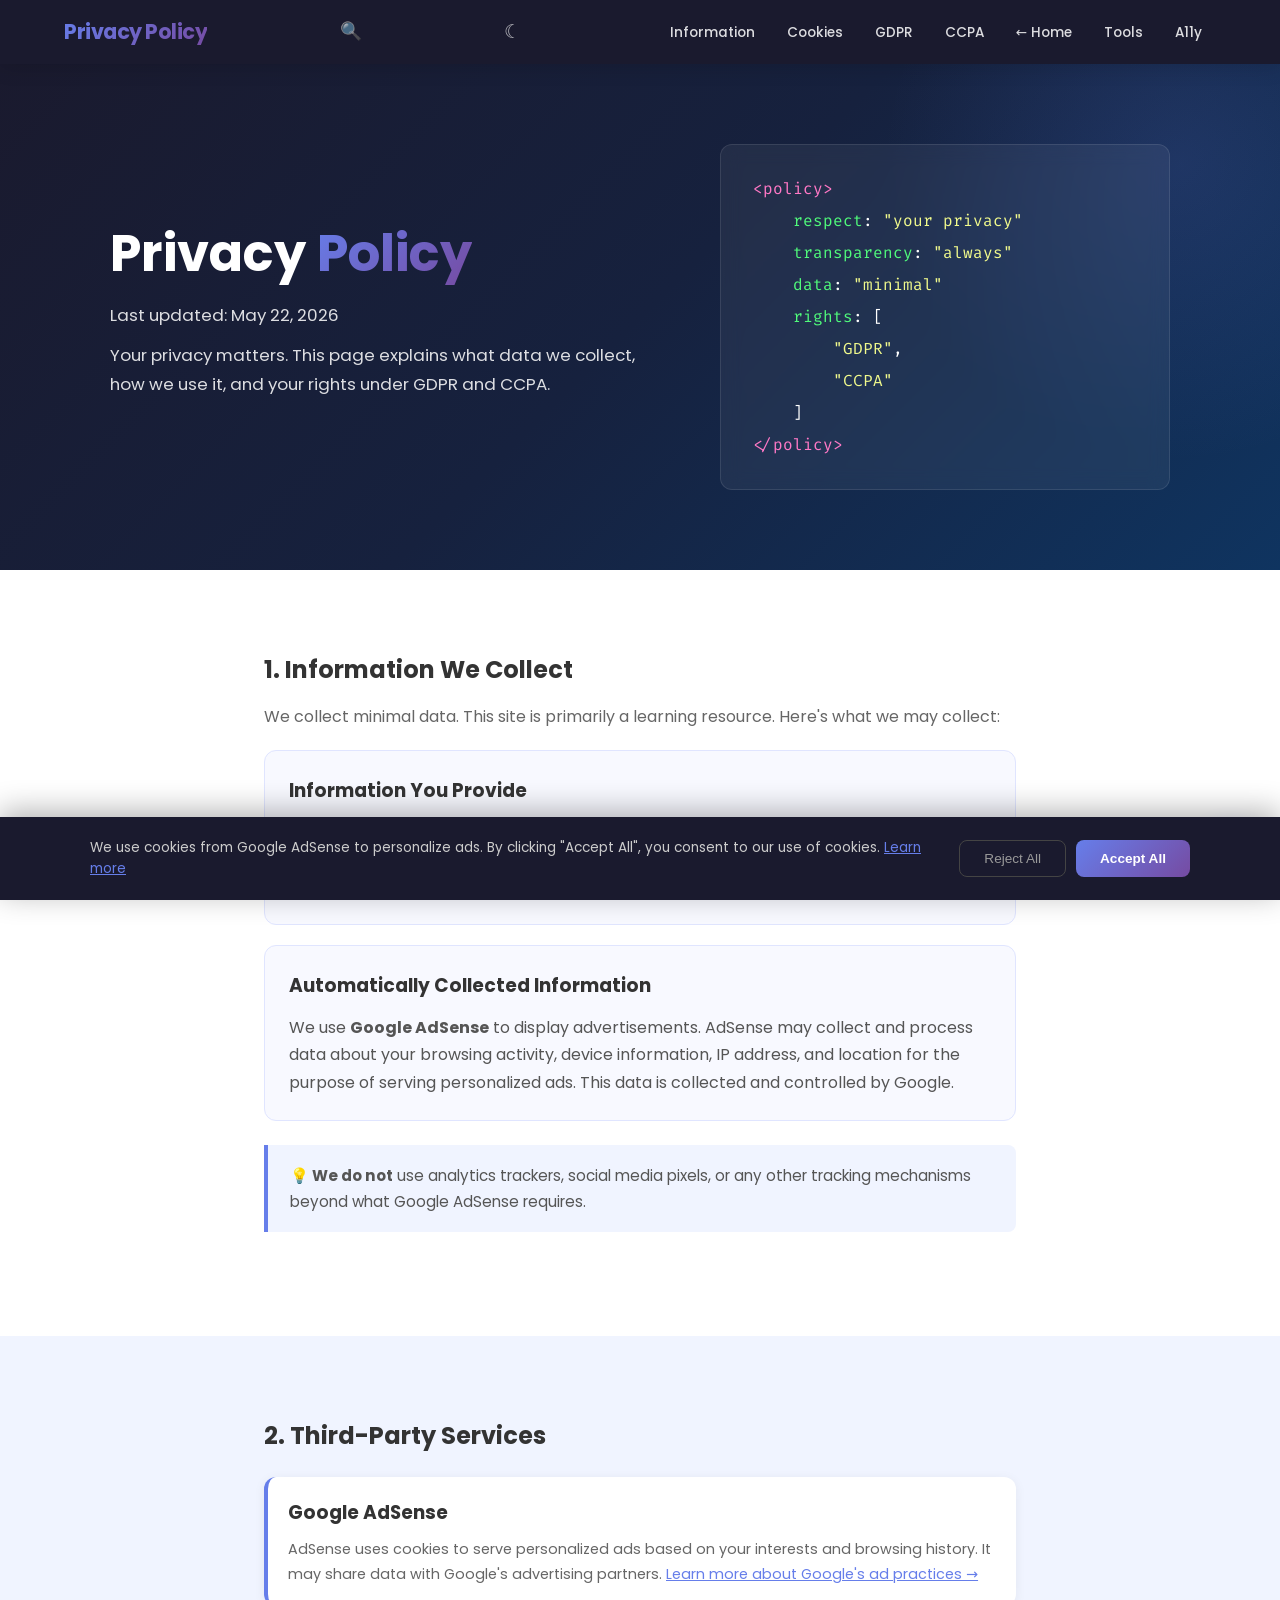
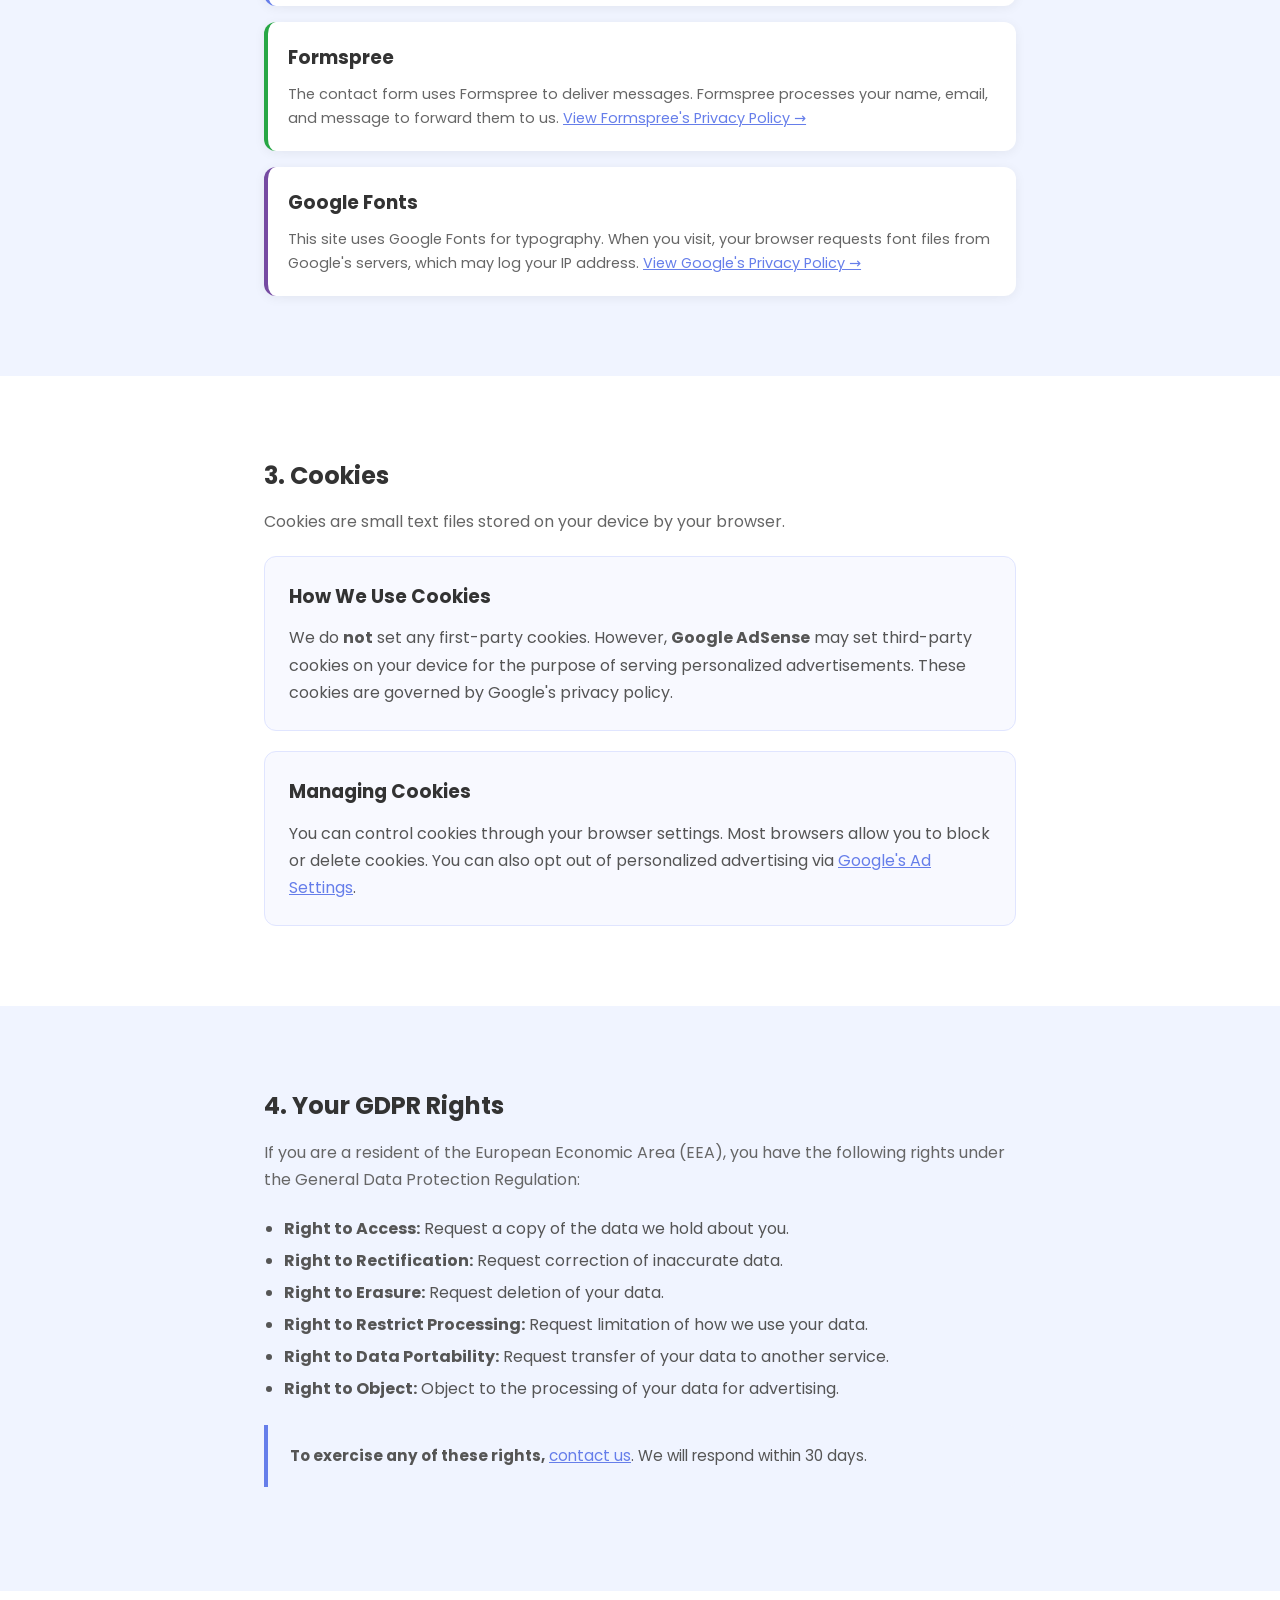
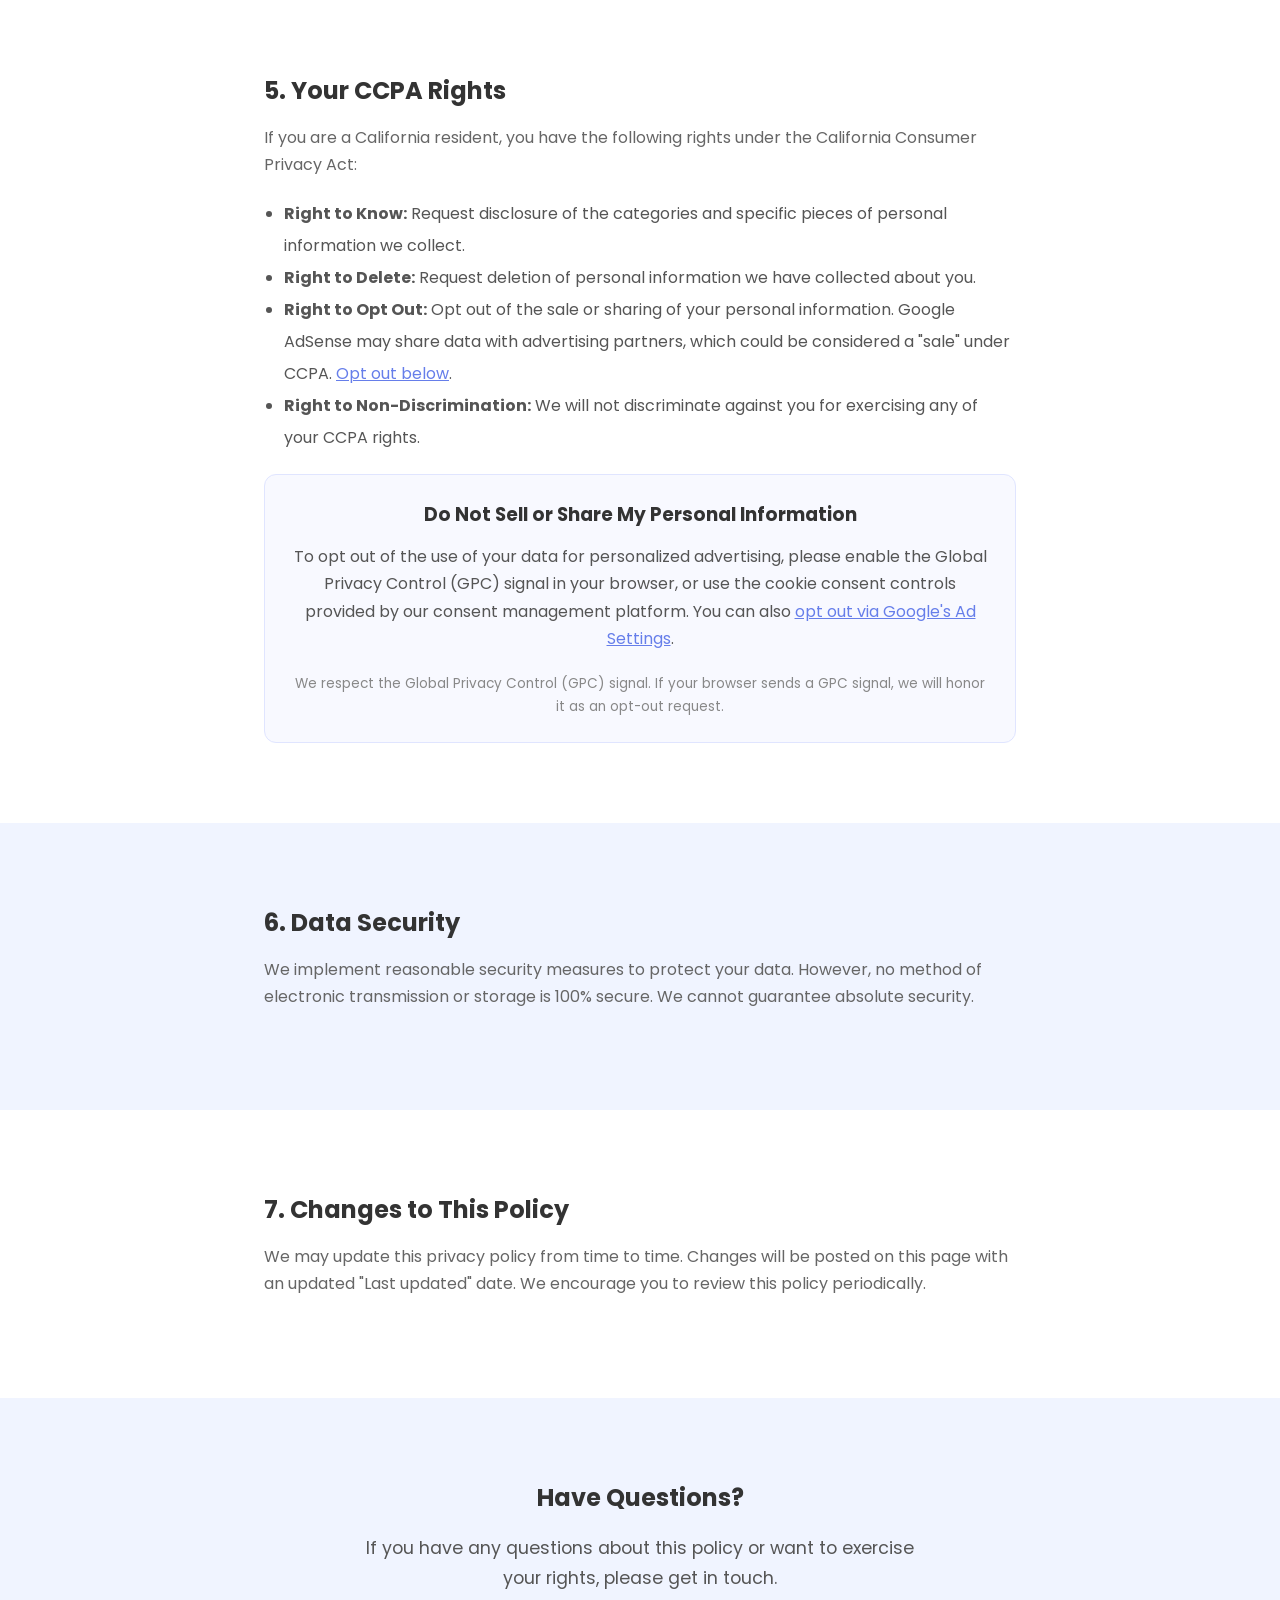
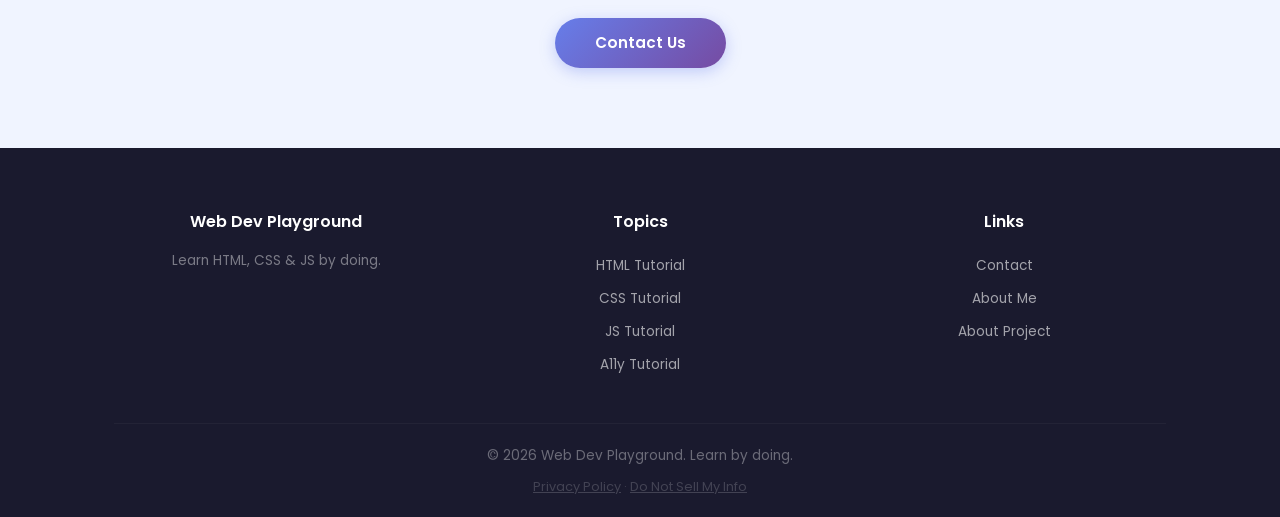
<file: privacy.html>
<!DOCTYPE html>
<html lang="en">
<head>
    <meta charset="UTF-8">
    <meta name="viewport" content="width=device-width, initial-scale=1.0">
    <meta name="description" content="Privacy Policy - Learn how your data is handled on Web Dev Playground">
    <meta property="og:title" content="Privacy Policy - Web Dev Playground">
    <meta property="og:description" content="Privacy Policy - Learn how your data is handled on Web Dev Playground">
    <meta property="og:type" content="website">
    <meta property="og:url" content="timcwat-com.vercel.app">
    <meta name="twitter:card" content="summary_large_image">
    <meta name="twitter:title" content="Privacy Policy - Web Dev Playground">
    <meta name="twitter:description" content="Privacy Policy - Learn how your data is handled on Web Dev Playground">
    <meta name="google-adsense-account" content="ca-pub-5862355594319303">
    <title>Privacy Policy - Web Dev Playground</title>
    <link rel="preconnect" href="https://fonts.googleapis.com">
    <link rel="preconnect" href="https://fonts.gstatic.com" crossorigin>
    <link href="https://fonts.googleapis.com/css2?family=Poppins:wght@300;400;500;600;700&family=Fira+Code:wght@400;600&display=swap" rel="stylesheet">
    <link rel="manifest" href="manifest.json">
    <link rel="stylesheet" href="index.css">
    <script async src="https://pagead2.googlesyndication.com/pagead/js/adsbygoogle.js?client=ca-pub-5862355594319303"
     crossorigin="anonymous"></script>
</head>
<body>

    <nav class="navbar">
        <div class="nav-inner">
            <a href="index.html" class="logo">Privacy Policy</a>
            <ul class="nav-menu" id="navMenu">
                <li><a href="#info">Information</a></li>
                <li><a href="#cookies">Cookies</a></li>
                <li><a href="#gdpr">GDPR</a></li>
                <li><a href="#ccpa">CCPA</a></li>
                <li><a href="index.html">&#8592; Home</a></li>
                <li><a href="tools.html">Tools</a></li>
                <li><a href="accessibility.html">A11y</a></li>
            </ul>
            <button class="nav-toggle" id="navToggle" aria-label="Toggle navigation">&#9776;</button>
        </div>
    </nav>

    <main>

        <section class="hero" style="min-height:40vh;">
            <div class="hero-content">
                <h1>Privacy <span class="highlight">Policy</span></h1>
                <p>Last updated: May 22, 2026</p>
                <p class="hero-sub">Your privacy matters. This page explains what data we collect, how we use it, and your rights under GDPR and CCPA.</p>
            </div>
            <div class="hero-visual">
                <pre class="hero-code"><span class="nt">&lt;policy&gt;</span>
    <span class="na">respect</span>: <span class="s">"your privacy"</span>
    <span class="na">transparency</span>: <span class="s">"always"</span>
    <span class="na">data</span>: <span class="s">"minimal"</span>
    <span class="na">rights</span>: [
        <span class="s">"GDPR"</span>,
        <span class="s">"CCPA"</span>
    ]
<span class="nt">&lt;/policy&gt;</span></pre>
            </div>
        </section>

        <section class="section" id="info">
            <div class="container" style="max-width:800px;">
                <h2 class="section-title">1. Information We Collect</h2>
                <p style="color:#666;margin-bottom:20px;">We collect minimal data. This site is primarily a learning resource. Here's what we may collect:</p>

                <div style="background:#f8f9ff;padding:24px;border-radius:12px;border:1px solid #e0e5ff;margin-bottom:20px;">
                    <h3 style="margin:0 0 12px;color:#333;">Information You Provide</h3>
                    <p style="color:#555;margin:0;">When you use the <a href="contact.html">Contact form</a>, we receive your name, email address, and message. This data is sent via <strong>Formspree</strong> and forwarded to us. We use it solely to respond to your inquiry. We do not store it on our servers or share it with third parties.</p>
                </div>

                <div style="background:#f8f9ff;padding:24px;border-radius:12px;border:1px solid #e0e5ff;margin-bottom:20px;">
                    <h3 style="margin:0 0 12px;color:#333;">Automatically Collected Information</h3>
                    <p style="color:#555;margin:0;">We use <strong>Google AdSense</strong> to display advertisements. AdSense may collect and process data about your browsing activity, device information, IP address, and location for the purpose of serving personalized ads. This data is collected and controlled by Google.</p>
                </div>

                <div class="tip-box">
                    <strong>&#128161; We do not</strong> use analytics trackers, social media pixels, or any other tracking mechanisms beyond what Google AdSense requires.
                </div>
            </div>
        </section>

        <section class="section section-alt" id="third-party">
            <div class="container" style="max-width:800px;">
                <h2 class="section-title">2. Third-Party Services</h2>

                <div style="display:grid;gap:16px;margin-top:20px;">
                    <div style="padding:20px;background:#fff;border-radius:12px;box-shadow:0 2px 12px rgba(0,0,0,0.06);border-left:4px solid #667eea;">
                        <h3 style="margin:0 0 8px;color:#333;">Google AdSense</h3>
                        <p style="margin:0;color:#666;font-size:0.9rem;">AdSense uses cookies to serve personalized ads based on your interests and browsing history. It may share data with Google's advertising partners. <a href="https://policies.google.com/technologies/ads" target="_blank" rel="noopener noreferrer">Learn more about Google's ad practices &rarr;</a></p>
                    </div>
                    <div style="padding:20px;background:#fff;border-radius:12px;box-shadow:0 2px 12px rgba(0,0,0,0.06);border-left:4px solid #28a745;">
                        <h3 style="margin:0 0 8px;color:#333;">Formspree</h3>
                        <p style="margin:0;color:#666;font-size:0.9rem;">The contact form uses Formspree to deliver messages. Formspree processes your name, email, and message to forward them to us. <a href="https://formspree.io/legal/privacy-policy" target="_blank" rel="noopener noreferrer">View Formspree's Privacy Policy &rarr;</a></p>
                    </div>
                    <div style="padding:20px;background:#fff;border-radius:12px;box-shadow:0 2px 12px rgba(0,0,0,0.06);border-left:4px solid #764ba2;">
                        <h3 style="margin:0 0 8px;color:#333;">Google Fonts</h3>
                        <p style="margin:0;color:#666;font-size:0.9rem;">This site uses Google Fonts for typography. When you visit, your browser requests font files from Google's servers, which may log your IP address. <a href="https://policies.google.com/privacy" target="_blank" rel="noopener noreferrer">View Google's Privacy Policy &rarr;</a></p>
                    </div>
                </div>
            </div>
        </section>

        <section class="section" id="cookies">
            <div class="container" style="max-width:800px;">
                <h2 class="section-title">3. Cookies</h2>
                <p style="color:#666;margin-bottom:20px;">Cookies are small text files stored on your device by your browser.</p>

                <div style="background:#f8f9ff;padding:24px;border-radius:12px;border:1px solid #e0e5ff;margin-bottom:20px;">
                    <h3 style="margin:0 0 12px;color:#333;">How We Use Cookies</h3>
                    <p style="color:#555;margin:0;">We do <strong>not</strong> set any first-party cookies. However, <strong>Google AdSense</strong> may set third-party cookies on your device for the purpose of serving personalized advertisements. These cookies are governed by Google's privacy policy.</p>
                </div>

                <div style="background:#f8f9ff;padding:24px;border-radius:12px;border:1px solid #e0e5ff;">
                    <h3 style="margin:0 0 12px;color:#333;">Managing Cookies</h3>
                    <p style="color:#555;margin:0;">You can control cookies through your browser settings. Most browsers allow you to block or delete cookies. You can also opt out of personalized advertising via <a href="https://adssettings.google.com" target="_blank" rel="noopener noreferrer">Google's Ad Settings</a>.</p>
                </div>
            </div>
        </section>

        <section class="section section-alt" id="gdpr">
            <div class="container" style="max-width:800px;">
                <h2 class="section-title">4. Your GDPR Rights</h2>
                <p style="color:#666;margin-bottom:20px;">If you are a resident of the European Economic Area (EEA), you have the following rights under the General Data Protection Regulation:</p>

                <ul style="color:#555;line-height:2;padding-left:20px;">
                    <li><strong>Right to Access:</strong> Request a copy of the data we hold about you.</li>
                    <li><strong>Right to Rectification:</strong> Request correction of inaccurate data.</li>
                    <li><strong>Right to Erasure:</strong> Request deletion of your data.</li>
                    <li><strong>Right to Restrict Processing:</strong> Request limitation of how we use your data.</li>
                    <li><strong>Right to Data Portability:</strong> Request transfer of your data to another service.</li>
                    <li><strong>Right to Object:</strong> Object to the processing of your data for advertising.</li>
                </ul>

                <div class="tip-box" style="margin-top:20px;">
                    <strong>To exercise any of these rights,</strong> <a href="contact.html">contact us</a>. We will respond within 30 days.
                </div>
            </div>
        </section>

        <section class="section" id="ccpa">
            <div class="container" style="max-width:800px;">
                <h2 class="section-title">5. Your CCPA Rights</h2>
                <p style="color:#666;margin-bottom:20px;">If you are a California resident, you have the following rights under the California Consumer Privacy Act:</p>

                <ul style="color:#555;line-height:2;padding-left:20px;">
                    <li><strong>Right to Know:</strong> Request disclosure of the categories and specific pieces of personal information we collect.</li>
                    <li><strong>Right to Delete:</strong> Request deletion of personal information we have collected about you.</li>
                    <li><strong>Right to Opt Out:</strong> Opt out of the sale or sharing of your personal information. Google AdSense may share data with advertising partners, which could be considered a "sale" under CCPA. <a href="#opt-out">Opt out below</a>.</li>
                    <li><strong>Right to Non-Discrimination:</strong> We will not discriminate against you for exercising any of your CCPA rights.</li>
                </ul>

                <div id="opt-out" style="background:#f8f9ff;padding:24px;border-radius:12px;border:1px solid #e0e5ff;margin-top:20px;text-align:center;">
                    <h3 style="margin:0 0 12px;color:#333;">Do Not Sell or Share My Personal Information</h3>
                    <p style="color:#555;margin-bottom:20px;">To opt out of the use of your data for personalized advertising, please enable the Global Privacy Control (GPC) signal in your browser, or use the cookie consent controls provided by our consent management platform. You can also <a href="https://adssettings.google.com" target="_blank" rel="noopener noreferrer">opt out via Google's Ad Settings</a>.</p>
                    <p style="color:#888;font-size:0.85rem;">We respect the Global Privacy Control (GPC) signal. If your browser sends a GPC signal, we will honor it as an opt-out request.</p>
                </div>
            </div>
        </section>

        <section class="section section-alt" id="data-security">
            <div class="container" style="max-width:800px;">
                <h2 class="section-title">6. Data Security</h2>
                <p style="color:#666;">We implement reasonable security measures to protect your data. However, no method of electronic transmission or storage is 100% secure. We cannot guarantee absolute security.</p>
            </div>
        </section>

        <section class="section" id="changes">
            <div class="container" style="max-width:800px;">
                <h2 class="section-title">7. Changes to This Policy</h2>
                <p style="color:#666;">We may update this privacy policy from time to time. Changes will be posted on this page with an updated "Last updated" date. We encourage you to review this policy periodically.</p>
            </div>
        </section>

        <section class="section section-alt" style="text-align:center;">
            <div class="container" style="max-width:600px;">
                <h2 style="margin:0 0 16px;color:#333;">Have Questions?</h2>
                <p style="font-size:1.1rem;color:#555;margin-bottom:24px;">If you have any questions about this policy or want to exercise your rights, please get in touch.</p>
                <a href="contact.html" class="btn btn-primary" style="text-decoration:none;display:inline-block;padding:14px 40px;border-radius:50px;font-weight:600;color:#fff;background:linear-gradient(135deg,#667eea,#764ba2);">Contact Us</a>
            </div>
        </section>

    </main>

    <footer class="site-footer">
        <div class="container">
            <div class="footer-grid">
                <div class="footer-col">
                    <h3>Web Dev Playground</h3>
                    <p>Learn HTML, CSS &amp; JS by doing.</p>
                </div>
                <div class="footer-col">
                    <h3>Topics</h3>
                    <ul>
                        <li><a href="index.html">HTML Tutorial</a></li>
                        <li><a href="css.html">CSS Tutorial</a></li>
                        <li><a href="javascript.html">JS Tutorial</a></li>
                        <li><a href="accessibility.html">A11y Tutorial</a></li>
                    </ul>
                </div>
                <div class="footer-col">
                    <h3>Links</h3>
                    <ul>
                        <li><a href="contact.html">Contact</a></li>
                        <li><a href="about.html">About Me</a></li>
                        <li><a href="timmy.html">About Project</a></li>
                    </ul>
                </div>
            </div>
            <div class="footer-bottom">
                <p>&copy; 2026 Web Dev Playground. Learn by doing.</p>
                <p style="margin-top:8px;font-size:0.8rem;opacity:0.5;"><a href="privacy.html" style="color:inherit;text-decoration:underline;">Privacy Policy</a> &middot; <a href="privacy.html#opt-out" style="color:inherit;text-decoration:underline;">Do Not Sell My Info</a></p>
            </div>
        </div>
    </footer>

    <script src="index.js"></script>
</body>
</html>
</file>
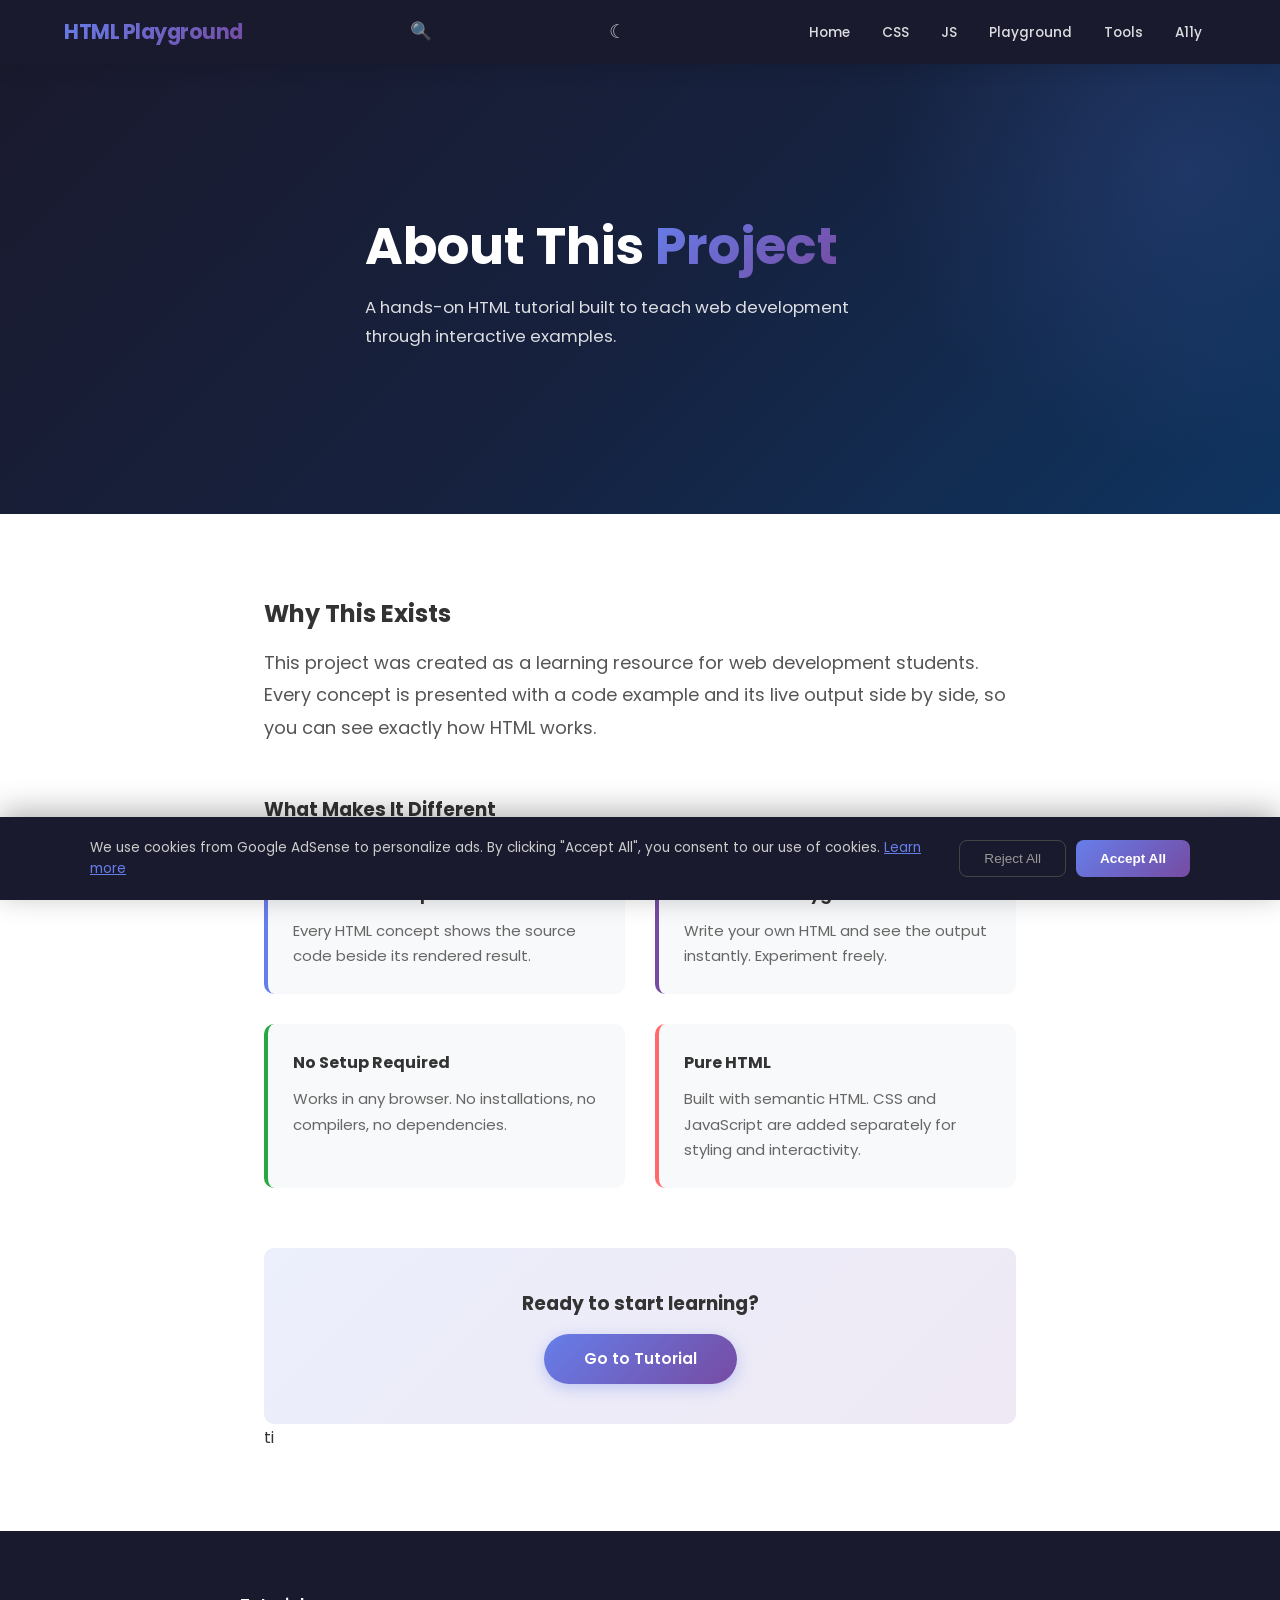
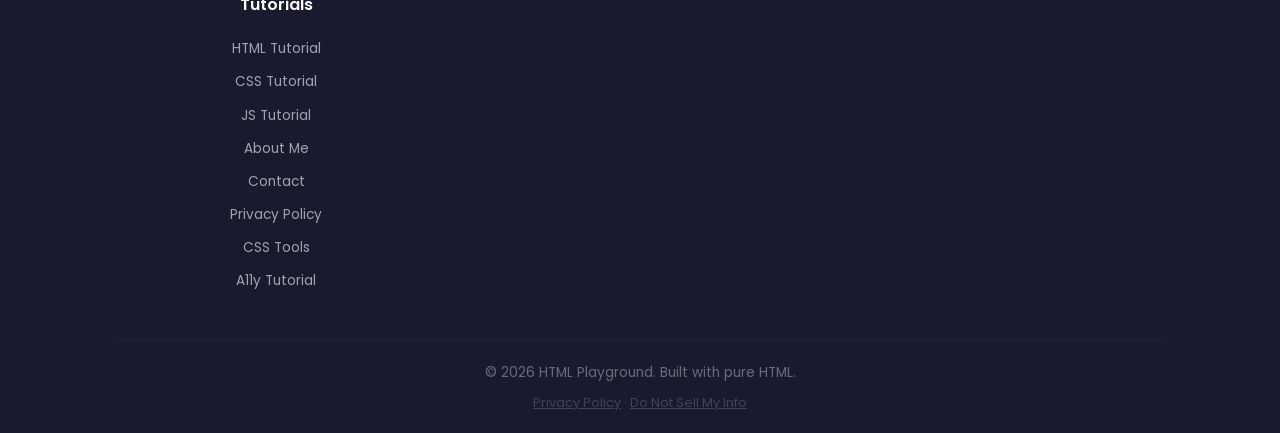
<file: timmy.html>
<!DOCTYPE html>
<html lang="en">
<head>
    <meta charset="UTF-8">
    <meta name="viewport" content="width=device-width, initial-scale=1.0">
    <meta name="description" content="About the Web Dev Playground project - Learn HTML, CSS, and JavaScript through interactive tutorials and live code examples">
    <meta property="og:title" content="About the Project - HTML Playground">
    <meta property="og:description" content="About the Web Dev Playground project - Learn HTML, CSS, and JavaScript through interactive tutorials and live code examples">
    <meta property="og:type" content="website">
    <meta property="og:url" content="timcwat-com.vercel.app">
    <meta name="twitter:card" content="summary_large_image">
    <meta name="twitter:title" content="About the Project - HTML Playground">
    <meta name="twitter:description" content="About the Web Dev Playground project - Learn HTML, CSS, and JavaScript through interactive tutorials and live code examples">
    <meta name="google-adsense-account" content="ca-pub-5862355594319303">
    <title>About - HTML Playground</title>
    <link rel="preconnect" href="https://fonts.googleapis.com">
    <link rel="preconnect" href="https://fonts.gstatic.com" crossorigin>
    <link href="https://fonts.googleapis.com/css2?family=Poppins:wght@300;400;500;600;700&family=Fira+Code:wght@400;600&display=swap" rel="stylesheet">
    <link rel="manifest" href="manifest.json">
    <link rel="stylesheet" href="index.css">
    <script async src="https://pagead2.googlesyndication.com/pagead/js/adsbygoogle.js?client=ca-pub-5862355594319303"
     crossorigin="anonymous"></script>
</head>
<body>

    <nav class="navbar">
        <div class="nav-inner">
            <a href="index.html" class="logo">HTML Playground</a>
            <ul class="nav-menu" id="navMenu">
                <li><a href="index.html">Home</a></li>
                <li><a href="css.html">CSS</a></li>
                <li><a href="javascript.html">JS</a></li>
                <li><a href="index.html#playground">Playground</a></li>
                <li><a href="tools.html">Tools</a></li>
                <li><a href="accessibility.html">A11y</a></li>
            </ul>
            <button class="nav-toggle" id="navToggle" aria-label="Toggle navigation">&#9776;</button>
        </div>
    </nav>

    <main>

        <section class="hero" style="min-height:50vh;">
            <div class="hero-content">
                <h1>About This <span class="highlight">Project</span></h1>
                <p class="hero-sub">A hands-on HTML tutorial built to teach web development through interactive examples.</p>
            </div>
        </section>

        <section class="section">
            <div class="container" style="max-width:800px;">
                <h2 class="section-title">Why This Exists</h2>
                <p style="font-size:18px;line-height:1.8;color:#555;">This project was created as a learning resource for web development students. Every concept is presented with a code example and its live output side by side, so you can see exactly how HTML works.</p>

                <h3 style="margin-top:50px;color:#333;">What Makes It Different</h3>
                <div style="display:grid;grid-template-columns:1fr 1fr;gap:30px;margin-top:30px;">
                    <div style="padding:25px;background:#f8f9fa;border-radius:10px;border-left:4px solid #667eea;">
                        <h4 style="margin:0 0 10px 0;color:#333;">See Code + Output</h4>
                        <p style="margin:0;color:#666;font-size:15px;">Every HTML concept shows the source code beside its rendered result.</p>
                    </div>
                    <div style="padding:25px;background:#f8f9fa;border-radius:10px;border-left:4px solid #764ba2;">
                        <h4 style="margin:0 0 10px 0;color:#333;">Interactive Playground</h4>
                        <p style="margin:0;color:#666;font-size:15px;">Write your own HTML and see the output instantly. Experiment freely.</p>
                    </div>
                    <div style="padding:25px;background:#f8f9fa;border-radius:10px;border-left:4px solid #28a745;">
                        <h4 style="margin:0 0 10px 0;color:#333;">No Setup Required</h4>
                        <p style="margin:0;color:#666;font-size:15px;">Works in any browser. No installations, no compilers, no dependencies.</p>
                    </div>
                    <div style="padding:25px;background:#f8f9fa;border-radius:10px;border-left:4px solid #ff6b6b;">
                        <h4 style="margin:0 0 10px 0;color:#333;">Pure HTML</h4>
                        <p style="margin:0;color:#666;font-size:15px;">Built with semantic HTML. CSS and JavaScript are added separately for styling and interactivity.</p>
                    </div>
                </div>

                <div style="text-align:center;margin-top:60px;padding:40px;background:linear-gradient(135deg,#667eea20,#764ba220);border-radius:10px;">
                    <h3 style="margin:0 0 15px 0;color:#333;">Ready to start learning?</h3>
                    <a href="index.html" class="btn btn-primary" style="text-decoration:none;display:inline-block;padding:14px 40px;border-radius:50px;font-weight:600;color:#fff;background:linear-gradient(135deg,#667eea,#764ba2);">Go to Tutorial</a>
                </div>ti
            </div>
        </section>

    </main>

    <footer class="site-footer">
        <div class="container">
            <div class="footer-grid">
                <div class="footer-col">
                    <h3>Tutorials</h3>
                    <ul>
                        <li><a href="index.html">HTML Tutorial</a></li>
                        <li><a href="css.html">CSS Tutorial</a></li>
                        <li><a href="javascript.html">JS Tutorial</a></li>
                        <li><a href="about.html">About Me</a></li>
                        <li><a href="contact.html">Contact</a></li>
                        <li><a href="privacy.html">Privacy Policy</a></li>
                        <li><a href="tools.html">CSS Tools</a></li>
                        <li><a href="accessibility.html">A11y Tutorial</a></li>
                    </ul>
                </div>
            </div>
            <div class="footer-bottom">
                <p>&copy; 2026 HTML Playground. Built with pure HTML.</p>
                <p style="margin-top:8px;font-size:0.8rem;opacity:0.5;"><a href="privacy.html" style="color:inherit;text-decoration:underline;">Privacy Policy</a> &middot; <a href="privacy.html#opt-out" style="color:inherit;text-decoration:underline;">Do Not Sell My Info</a></p>
            </div>
        </div>
    </footer>

    <script src="index.js"></script>
</body>
</html>
</file>
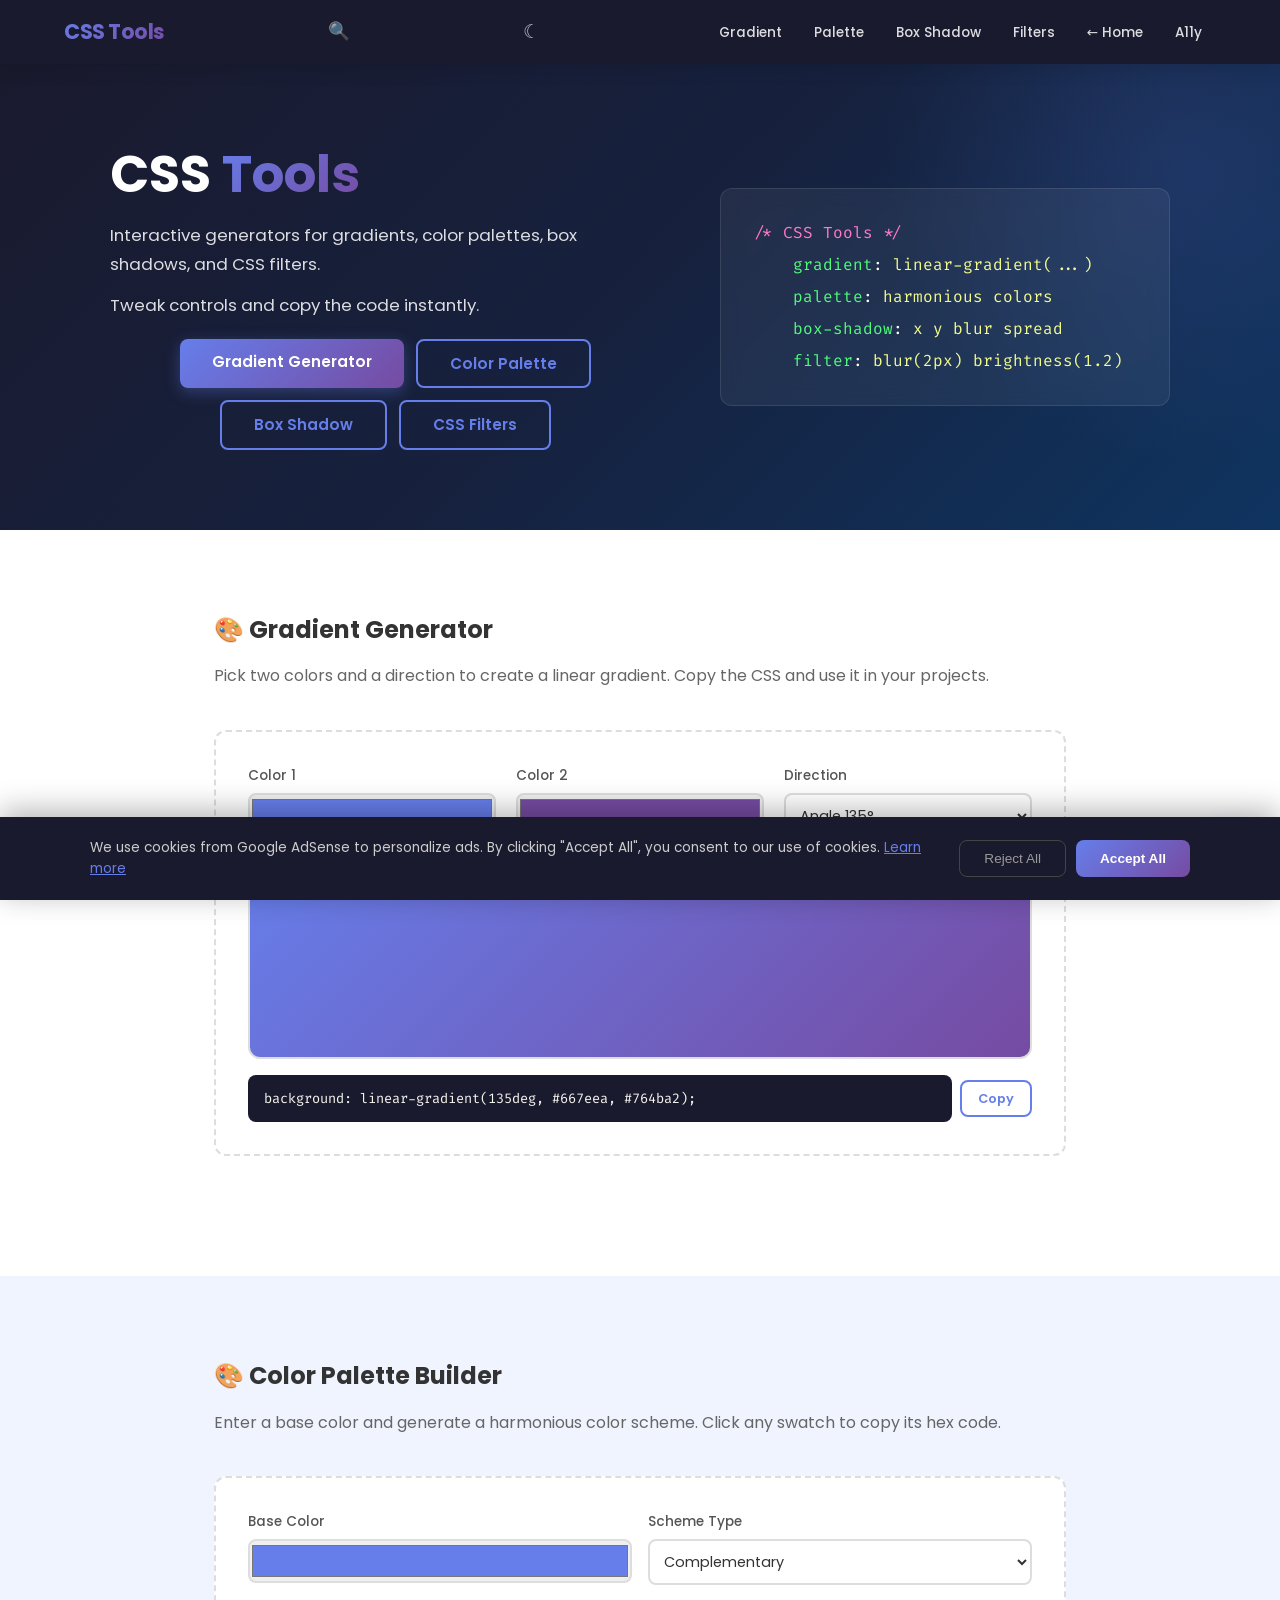
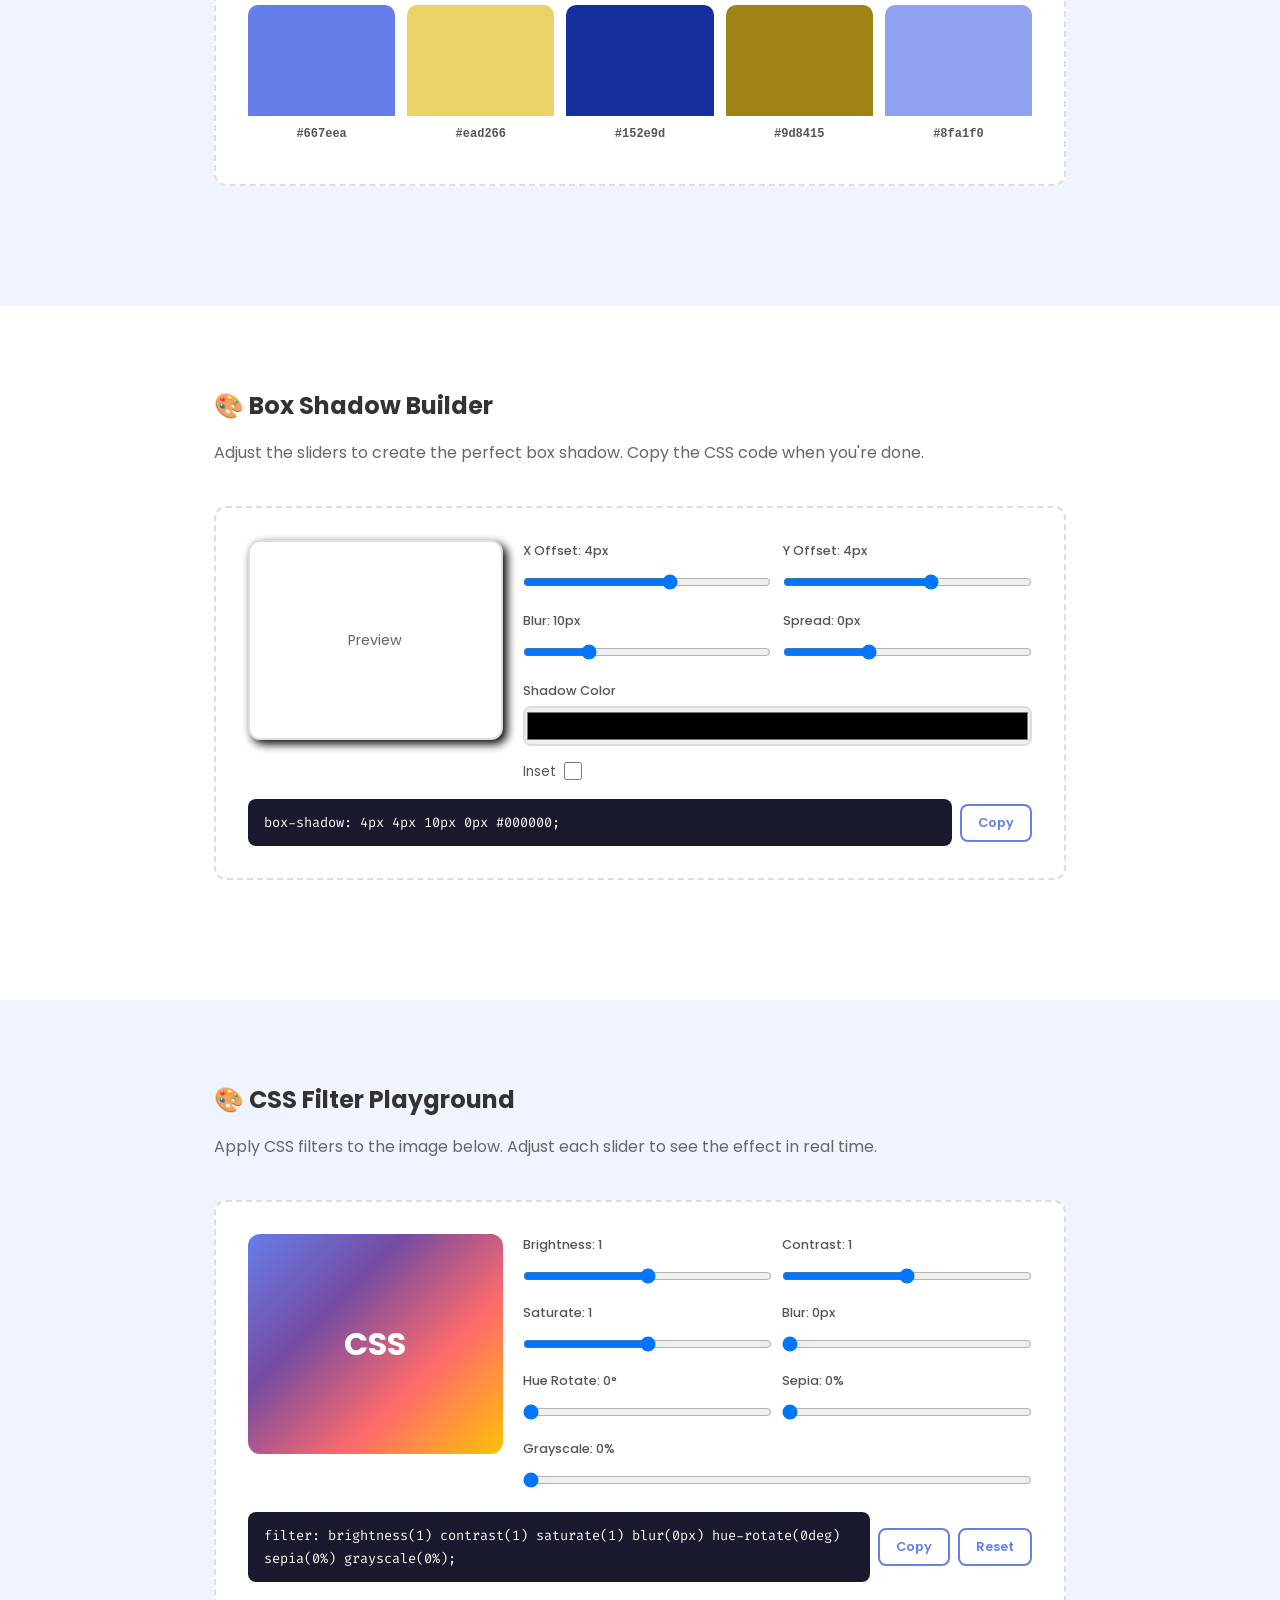
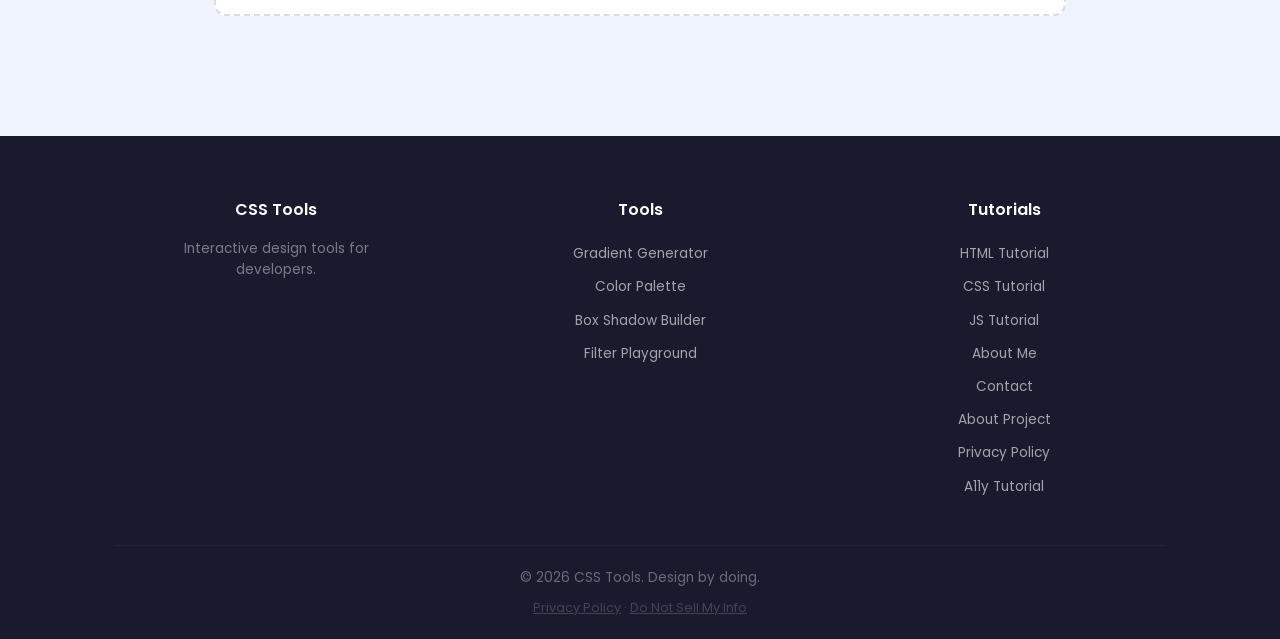
<file: tools.html>
<!DOCTYPE html>
<html lang="en">
<head>
    <meta charset="UTF-8">
    <meta name="viewport" content="width=device-width, initial-scale=1.0">
    <meta name="description" content="CSS Tools - Gradient generator, color palette builder, box-shadow and filter tools with live preview">
    <meta property="og:title" content="CSS Tools - Gradient, Palette, Shadow &amp; Filter">
    <meta property="og:description" content="CSS Tools - Gradient generator, color palette builder, box-shadow and filter tools with live preview">
    <meta property="og:type" content="website">
    <meta property="og:url" content="timcwat-com.vercel.app">
    <meta name="twitter:card" content="summary_large_image">
    <meta name="twitter:title" content="CSS Tools - Gradient, Palette, Shadow &amp; Filter">
    <meta name="twitter:description" content="CSS Tools - Gradient generator, color palette builder, box-shadow and filter tools with live preview">
    <meta name="google-adsense-account" content="ca-pub-5862355594319303">
    <title>CSS Tools - Gradient, Palette, Shadow & Filter</title>
    <link rel="preconnect" href="https://fonts.googleapis.com">
    <link rel="preconnect" href="https://fonts.gstatic.com" crossorigin>
    <link href="https://fonts.googleapis.com/css2?family=Poppins:wght@300;400;500;600;700&family=Fira+Code:wght@400;600&display=swap" rel="stylesheet">
    <link rel="manifest" href="manifest.json">
    <link rel="stylesheet" href="index.css">
    <script async src="https://pagead2.googlesyndication.com/pagead/js/adsbygoogle.js?client=ca-pub-5862355594319303"
     crossorigin="anonymous"></script>
</head>
<body>

    <nav class="navbar">
        <div class="nav-inner">
            <a href="index.html" class="logo">CSS Tools</a>
            <ul class="nav-menu" id="navMenu">
                <li><a href="#gradient">Gradient</a></li>
                <li><a href="#palette">Palette</a></li>
                <li><a href="#shadow">Box Shadow</a></li>
                <li><a href="#filter">Filters</a></li>
                <li><a href="index.html">&#8592; Home</a></li>
                <li><a href="accessibility.html">A11y</a></li>
            </ul>
            <button class="nav-toggle" id="navToggle" aria-label="Toggle navigation">&#9776;</button>
        </div>
    </nav>

    <main>

        <section class="hero" style="min-height:40vh;">
            <div class="hero-content">
                <h1>CSS <span class="highlight">Tools</span></h1>
                <p>Interactive generators for gradients, color palettes, box shadows, and CSS filters.</p>
                <p class="hero-sub">Tweak controls and copy the code instantly.</p>
                <div style="display:flex;gap:12px;justify-content:center;margin-top:20px;flex-wrap:wrap;">
                    <a href="#gradient" class="btn btn-primary">Gradient Generator</a>
                    <a href="#palette" class="btn btn-outline">Color Palette</a>
                    <a href="#shadow" class="btn btn-outline">Box Shadow</a>
                    <a href="#filter" class="btn btn-outline">CSS Filters</a>
                </div>
            </div>
            <div class="hero-visual">
                <pre class="hero-code"><span class="nt">/* CSS Tools */</span>
    <span class="na">gradient</span>: <span class="s">linear-gradient(...)</span>
    <span class="na">palette</span>: <span class="s">harmonious colors</span>
    <span class="na">box-shadow</span>: <span class="s">x y blur spread</span>
    <span class="na">filter</span>: <span class="s">blur(2px) brightness(1.2)</span></pre>
            </div>
        </section>

        <section class="section" id="gradient">
            <div class="container" style="max-width:900px;">
                <h2 class="section-title">&#127912; Gradient Generator</h2>
                <p class="section-desc">Pick two colors and a direction to create a linear gradient. Copy the CSS and use it in your projects.</p>

                <div class="interactive-demo">
                    <div style="display:flex;flex-wrap:wrap;gap:20px;margin-bottom:20px;">
                        <div style="flex:1;min-width:160px;">
                            <label style="display:block;font-size:0.85rem;font-weight:500;margin-bottom:6px;color:var(--text-secondary);">Color 1</label>
                            <input type="color" id="gradientColor1" value="#667eea" style="width:100%;height:44px;border:2px solid var(--border-interactive);border-radius:8px;cursor:pointer;">
                        </div>
                        <div style="flex:1;min-width:160px;">
                            <label style="display:block;font-size:0.85rem;font-weight:500;margin-bottom:6px;color:var(--text-secondary);">Color 2</label>
                            <input type="color" id="gradientColor2" value="#764ba2" style="width:100%;height:44px;border:2px solid var(--border-interactive);border-radius:8px;cursor:pointer;">
                        </div>
                        <div style="flex:1;min-width:140px;">
                            <label style="display:block;font-size:0.85rem;font-weight:500;margin-bottom:6px;color:var(--text-secondary);">Direction</label>
                            <select id="gradientDirection" style="width:100%;padding:10px;border:2px solid var(--border-interactive);border-radius:8px;font-family:inherit;font-size:0.9rem;background:var(--bg-card);color:var(--text-primary);">
                                <option value="to bottom">Top to Bottom</option>
                                <option value="to top">Bottom to Top</option>
                                <option value="to right">Left to Right</option>
                                <option value="to left">Right to Left</option>
                                <option value="to bottom right">Top-Left to Bottom-Right</option>
                                <option value="to top left">Bottom-Right to Top-Left</option>
                                <option value="135deg" selected>Angle 135&deg;</option>
                                <option value="45deg">Angle 45&deg;</option>
                                <option value="0deg">Angle 0&deg;</option>
                                <option value="90deg">Angle 90&deg;</option>
                            </select>
                        </div>
                    </div>
                    <div id="gradientPreview" style="height:200px;border-radius:12px;border:2px solid var(--border-interactive);margin-bottom:16px;background:linear-gradient(135deg,#667eea,#764ba2);"></div>
                    <div style="display:flex;gap:8px;align-items:center;flex-wrap:wrap;">
                        <code id="gradientCode" style="flex:1;padding:12px 16px;background:var(--bg-code);color:#f8f8f2;border-radius:8px;font-size:0.85rem;word-break:break-all;">background: linear-gradient(135deg, #667eea, #764ba2);</code>
                        <button class="btn btn-small btn-outline" id="copyGradient" style="flex-shrink:0;">Copy</button>
                    </div>
                </div>
            </div>
        </section>

        <section class="section section-alt" id="palette">
            <div class="container" style="max-width:900px;">
                <h2 class="section-title">&#127912; Color Palette Builder</h2>
                <p class="section-desc">Enter a base color and generate a harmonious color scheme. Click any swatch to copy its hex code.</p>

                <div class="interactive-demo">
                    <div style="display:flex;gap:16px;align-items:end;flex-wrap:wrap;margin-bottom:20px;">
                        <div style="flex:1;min-width:180px;">
                            <label style="display:block;font-size:0.85rem;font-weight:500;margin-bottom:6px;color:var(--text-secondary);">Base Color</label>
                            <input type="color" id="paletteBase" value="#667eea" style="width:100%;height:44px;border:2px solid var(--border-interactive);border-radius:8px;cursor:pointer;">
                        </div>
                        <div style="flex:1;min-width:140px;">
                            <label style="display:block;font-size:0.85rem;font-weight:500;margin-bottom:6px;color:var(--text-secondary);">Scheme Type</label>
                            <select id="paletteType" style="width:100%;padding:10px;border:2px solid var(--border-interactive);border-radius:8px;font-family:inherit;font-size:0.9rem;background:var(--bg-card);color:var(--text-primary);">
                                <option value="mono">Monochromatic</option>
                                <option value="complementary" selected>Complementary</option>
                                <option value="triad">Triad</option>
                                <option value="analogous">Analogous</option>
                            </select>
                        </div>
                    </div>
                    <div id="paletteOutput" style="display:grid;grid-template-columns:repeat(auto-fit,minmax(100px,1fr));gap:12px;"></div>
                </div>
            </div>
        </section>

        <section class="section" id="shadow">
            <div class="container" style="max-width:900px;">
                <h2 class="section-title">&#127912; Box Shadow Builder</h2>
                <p class="section-desc">Adjust the sliders to create the perfect box shadow. Copy the CSS code when you're done.</p>

                <div class="interactive-demo">
                    <div style="display:flex;flex-wrap:wrap;gap:20px;">
                        <div style="flex:1;min-width:200px;">
                            <div id="shadowPreview" style="width:100%;height:200px;border-radius:12px;background:var(--bg-card);border:2px solid var(--border-interactive);display:flex;align-items:center;justify-content:center;font-size:0.9rem;color:var(--text-muted);transition:box-shadow 0.1s;box-shadow:4px 4px 10px 0 rgba(0,0,0,0.2);">Preview</div>
                        </div>
                        <div style="flex:2;min-width:260px;">
                            <div style="display:grid;grid-template-columns:1fr 1fr;gap:12px;">
                                <div><label style="display:block;font-size:0.8rem;font-weight:500;margin-bottom:4px;color:var(--text-secondary);">X Offset: <span id="shadowXVal">4</span>px</label><input type="range" id="shadowX" min="-20" max="20" value="4" class="css-slider"></div>
                                <div><label style="display:block;font-size:0.8rem;font-weight:500;margin-bottom:4px;color:var(--text-secondary);">Y Offset: <span id="shadowYVal">4</span>px</label><input type="range" id="shadowY" min="-20" max="20" value="4" class="css-slider"></div>
                                <div><label style="display:block;font-size:0.8rem;font-weight:500;margin-bottom:4px;color:var(--text-secondary);">Blur: <span id="shadowBlurVal">10</span>px</label><input type="range" id="shadowBlur" min="0" max="40" value="10" class="css-slider"></div>
                                <div><label style="display:block;font-size:0.8rem;font-weight:500;margin-bottom:4px;color:var(--text-secondary);">Spread: <span id="shadowSpreadVal">0</span>px</label><input type="range" id="shadowSpread" min="-10" max="20" value="0" class="css-slider"></div>
                                <div style="grid-column:1/-1;"><label style="display:block;font-size:0.8rem;font-weight:500;margin-bottom:4px;color:var(--text-secondary);">Shadow Color</label><input type="color" id="shadowColor" value="#000000" style="width:100%;height:40px;border:2px solid var(--border-interactive);border-radius:8px;cursor:pointer;"></div>
                                <div style="grid-column:1/-1;display:flex;align-items:center;gap:8px;"><label style="font-size:0.85rem;color:var(--text-secondary);">Inset</label><input type="checkbox" id="shadowInset" style="width:18px;height:18px;accent-color:var(--accent);cursor:pointer;"></div>
                            </div>
                        </div>
                    </div>
                    <div style="display:flex;gap:8px;align-items:center;flex-wrap:wrap;margin-top:16px;">
                        <code id="shadowCode" style="flex:1;padding:12px 16px;background:var(--bg-code);color:#f8f8f2;border-radius:8px;font-size:0.85rem;word-break:break-all;">box-shadow: 4px 4px 10px 0 rgba(0,0,0,0.2);</code>
                        <button class="btn btn-small btn-outline" id="copyShadow" style="flex-shrink:0;">Copy</button>
                    </div>
                </div>
            </div>
        </section>

        <section class="section section-alt" id="filter">
            <div class="container" style="max-width:900px;">
                <h2 class="section-title">&#127912; CSS Filter Playground</h2>
                <p class="section-desc">Apply CSS filters to the image below. Adjust each slider to see the effect in real time.</p>

                <div class="interactive-demo">
                    <div style="display:flex;flex-wrap:wrap;gap:20px;">
                        <div style="flex:1;min-width:200px;">
                            <div id="filterPreview" style="width:100%;height:220px;border-radius:12px;background:linear-gradient(135deg,#667eea,#764ba2,#ff6b6b,#ffc107);overflow:hidden;display:flex;align-items:center;justify-content:center;font-size:2rem;color:#fff;font-weight:700;transition:filter 0.1s;filter:brightness(1) contrast(1) saturate(1) blur(0px) hue-rotate(0deg) sepia(0%) grayscale(0%);">CSS</div>
                        </div>
                        <div style="flex:2;min-width:260px;display:grid;grid-template-columns:1fr 1fr;gap:10px;">
                            <div><label style="display:block;font-size:0.8rem;font-weight:500;margin-bottom:4px;color:var(--text-secondary);">Brightness: <span id="filterBrightnessVal">1</span></label><input type="range" id="filterBrightness" min="0" max="2" step="0.1" value="1" class="css-slider"></div>
                            <div><label style="display:block;font-size:0.8rem;font-weight:500;margin-bottom:4px;color:var(--text-secondary);">Contrast: <span id="filterContrastVal">1</span></label><input type="range" id="filterContrast" min="0" max="2" step="0.1" value="1" class="css-slider"></div>
                            <div><label style="display:block;font-size:0.8rem;font-weight:500;margin-bottom:4px;color:var(--text-secondary);">Saturate: <span id="filterSaturateVal">1</span></label><input type="range" id="filterSaturate" min="0" max="2" step="0.1" value="1" class="css-slider"></div>
                            <div><label style="display:block;font-size:0.8rem;font-weight:500;margin-bottom:4px;color:var(--text-secondary);">Blur: <span id="filterBlurVal">0</span>px</label><input type="range" id="filterBlur" min="0" max="10" step="0.5" value="0" class="css-slider"></div>
                            <div><label style="display:block;font-size:0.8rem;font-weight:500;margin-bottom:4px;color:var(--text-secondary);">Hue Rotate: <span id="filterHueVal">0</span>&deg;</label><input type="range" id="filterHue" min="0" max="360" value="0" class="css-slider"></div>
                            <div><label style="display:block;font-size:0.8rem;font-weight:500;margin-bottom:4px;color:var(--text-secondary);">Sepia: <span id="filterSepiaVal">0</span>%</label><input type="range" id="filterSepia" min="0" max="100" value="0" class="css-slider"></div>
                            <div style="grid-column:1/-1;"><label style="display:block;font-size:0.8rem;font-weight:500;margin-bottom:4px;color:var(--text-secondary);">Grayscale: <span id="filterGrayVal">0</span>%</label><input type="range" id="filterGray" min="0" max="100" value="0" class="css-slider"></div>
                        </div>
                    </div>
                    <div style="display:flex;gap:8px;align-items:center;flex-wrap:wrap;margin-top:16px;">
                        <code id="filterCode" style="flex:1;padding:12px 16px;background:var(--bg-code);color:#f8f8f2;border-radius:8px;font-size:0.85rem;word-break:break-all;">filter: brightness(1) contrast(1) saturate(1);</code>
                        <button class="btn btn-small btn-outline" id="copyFilter" style="flex-shrink:0;">Copy</button>
                        <button class="btn btn-small btn-outline" id="resetFilters" style="flex-shrink:0;">Reset</button>
                    </div>
                </div>
            </div>
        </section>

    </main>

    <footer class="site-footer">
        <div class="container">
            <div class="footer-grid">
                <div class="footer-col">
                    <h3>CSS Tools</h3>
                    <p>Interactive design tools for developers.</p>
                </div>
                <div class="footer-col">
                    <h3>Tools</h3>
                    <ul>
                        <li><a href="#gradient">Gradient Generator</a></li>
                        <li><a href="#palette">Color Palette</a></li>
                        <li><a href="#shadow">Box Shadow Builder</a></li>
                        <li><a href="#filter">Filter Playground</a></li>
                    </ul>
                </div>
                <div class="footer-col">
                    <h3>Tutorials</h3>
                    <ul>
                        <li><a href="index.html">HTML Tutorial</a></li>
                        <li><a href="css.html">CSS Tutorial</a></li>
                        <li><a href="javascript.html">JS Tutorial</a></li>
                        <li><a href="about.html">About Me</a></li>
                        <li><a href="contact.html">Contact</a></li>
                        <li><a href="timmy.html">About Project</a></li>
                        <li><a href="privacy.html">Privacy Policy</a></li>
                        <li><a href="accessibility.html">A11y Tutorial</a></li>
                    </ul>
                </div>
            </div>
            <div class="footer-bottom">
                <p>&copy; 2026 CSS Tools. Design by doing.</p>
                <p style="margin-top:8px;font-size:0.8rem;opacity:0.5;"><a href="privacy.html" style="color:inherit;text-decoration:underline;">Privacy Policy</a> &middot; <a href="privacy.html#opt-out" style="color:inherit;text-decoration:underline;">Do Not Sell My Info</a></p>
            </div>
        </div>
    </footer>

    <script src="index.js"></script>

    <script>
    window.copyPaletteColor = function (hex) {
        navigator.clipboard.writeText(hex).then(function () {
            var el = document.activeElement;
            var orig = el ? el.textContent : '';
        });
    };

    document.addEventListener('DOMContentLoaded', function () {

        // Smooth scroll for anchor links
        document.querySelectorAll('a[href^="#"]').forEach(function (a) {
            a.addEventListener('click', function (e) {
                var h = this.getAttribute('href');
                if (h === '#') return;
                var t = document.querySelector(h);
                if (t) { e.preventDefault(); t.scrollIntoView({ behavior: 'smooth' }); }
            });
        });

        // ===== Gradient Generator =====
        var c1 = document.getElementById('gradientColor1');
        var c2 = document.getElementById('gradientColor2');
        var dir = document.getElementById('gradientDirection');
        var preview = document.getElementById('gradientPreview');
        var code = document.getElementById('gradientCode');

        function updateGradient() {
            var css = 'background: linear-gradient(' + dir.value + ', ' + c1.value + ', ' + c2.value + ');';
            preview.style.background = 'linear-gradient(' + dir.value + ', ' + c1.value + ', ' + c2.value + ')';
            code.textContent = css;
        }
        c1.addEventListener('input', updateGradient);
        c2.addEventListener('input', updateGradient);
        dir.addEventListener('change', updateGradient);
        updateGradient();

        document.getElementById('copyGradient').addEventListener('click', function () {
            navigator.clipboard.writeText(code.textContent).then(function () {
                var t = this.textContent; this.textContent = 'Copied!'; var s = this;
                setTimeout(function () { s.textContent = t; }, 2000);
            }.bind(this));
        });

        // ===== Color Palette =====
        var baseColor = document.getElementById('paletteBase');
        var schemeType = document.getElementById('paletteType');
        var paletteOut = document.getElementById('paletteOutput');

        function hexToRgb(h) {
            var r = parseInt(h.slice(1,3), 16), g = parseInt(h.slice(3,5), 16), b = parseInt(h.slice(5,7), 16);
            return [r, g, b];
        }
        function rgbToHex(r, g, b) {
            return '#' + [r, g, b].map(function (c) { return Math.max(0, Math.min(255, Math.round(c))).toString(16).padStart(2, '0'); }).join('');
        }
        function hslToRgb(h, s, l) {
            s /= 100; l /= 100;
            var c = (1 - Math.abs(2 * l - 1)) * s, x = c * (1 - Math.abs((h / 60) % 2 - 1)), m = l - c / 2;
            var r, g, b;
            if (h < 60) { r = c; g = x; b = 0; } else if (h < 120) { r = x; g = c; b = 0; } else if (h < 180) { r = 0; g = c; b = x; } else if (h < 240) { r = 0; g = x; b = c; } else if (h < 300) { r = x; g = 0; b = c; } else { r = c; g = 0; b = x; }
            return [Math.round((r + m) * 255), Math.round((g + m) * 255), Math.round((b + m) * 255)];
        }
        function rgbToHsl(r, g, b) {
            r /= 255; g /= 255; b /= 255;
            var mx = Math.max(r, g, b), mn = Math.min(r, g, b), l = (mx + mn) / 2;
            if (mx === mn) return [0, 0, Math.round(l * 100)];
            var d = mx - mn, s = l > 0.5 ? d / (2 - mx - mn) : d / (mx + mn);
            var h;
            if (mx === r) h = ((g - b) / d + (g < b ? 6 : 0)) * 60;
            else if (mx === g) h = ((b - r) / d + 2) * 60;
            else h = ((r - g) / d + 4) * 60;
            return [Math.round(h), Math.round(s * 100), Math.round(l * 100)];
        }

        function generatePalette() {
            var rgb = hexToRgb(baseColor.value);
            var hsl = rgbToHsl(rgb[0], rgb[1], rgb[2]);
            var colors = [];
            var type = schemeType.value;

            if (type === 'mono') {
                for (var i = 0; i < 5; i++) {
                    var l = 20 + i * 15;
                    var c = hslToRgb(hsl[0], hsl[1], l);
                    colors.push(rgbToHex(c[0], c[1], c[2]));
                }
            } else if (type === 'complementary') {
                colors.push(baseColor.value);
                var compH = (hsl[0] + 180) % 360;
                var c = hslToRgb(compH, hsl[1], hsl[2]);
                colors.push(rgbToHex(c[0], c[1], c[2]));
                var c2 = hslToRgb(hsl[0], hsl[1], 35);
                colors.push(rgbToHex(c2[0], c2[1], c2[2]));
                var c3 = hslToRgb(compH, hsl[1], 35);
                colors.push(rgbToHex(c3[0], c3[1], c3[2]));
                var c4 = hslToRgb(hsl[0], hsl[1], 75);
                colors.push(rgbToHex(c4[0], c4[1], c4[2]));
            } else if (type === 'triad') {
                for (var i = 0; i < 3; i++) {
                    var h = (hsl[0] + i * 120) % 360;
                    var c = hslToRgb(h, hsl[1], hsl[2]);
                    colors.push(rgbToHex(c[0], c[1], c[2]));
                }
                var c1 = hslToRgb(hsl[0], hsl[1], 35);
                colors.push(rgbToHex(c1[0], c1[1], c1[2]));
                var c2 = hslToRgb((hsl[0] + 120) % 360, hsl[1], 70);
                colors.push(rgbToHex(c2[0], c2[1], c2[2]));
            } else if (type === 'analogous') {
                for (var i = -2; i <= 2; i++) {
                    var h = (hsl[0] + i * 30 + 360) % 360;
                    var c = hslToRgb(h, Math.min(100, hsl[1] + 10), hsl[2] + (i === 0 ? 0 : i > 0 ? -10 : 10));
                    colors.push(rgbToHex(c[0], c[1], c[2]));
                }
            }

            var html = '';
            colors.forEach(function (c) {
                html += '<div style="position:relative;border-radius:10px;overflow:hidden;cursor:pointer;" onclick="copyPaletteColor(\'' + c + '\')" title="Click to copy ' + c + '">' +
                    '<div style="width:100%;padding-bottom:75%;background:' + c + ';"></div>' +
                    '<div style="padding:8px;text-align:center;font-size:0.75rem;font-weight:600;font-family:monospace;background:var(--bg-card);color:var(--text-secondary);">' + c + '</div></div>';
            });
            paletteOut.innerHTML = html;
        }

        baseColor.addEventListener('input', generatePalette);
        schemeType.addEventListener('change', generatePalette);
        generatePalette();

        // ===== Box Shadow Builder =====
        var sX = document.getElementById('shadowX');
        var sY = document.getElementById('shadowY');
        var sBlur = document.getElementById('shadowBlur');
        var sSpread = document.getElementById('shadowSpread');
        var sColor = document.getElementById('shadowColor');
        var sInset = document.getElementById('shadowInset');
        var sPreview = document.getElementById('shadowPreview');
        var sCode = document.getElementById('shadowCode');

        function updateShadow() {
            var x = sX.value, y = sY.value, blur = sBlur.value, spread = sSpread.value, color = sColor.value;
            var inset = sInset.checked ? 'inset ' : '';
            var css = 'box-shadow: ' + inset + x + 'px ' + y + 'px ' + blur + 'px ' + spread + 'px ' + color + ';';
            sPreview.style.boxShadow = inset + x + 'px ' + y + 'px ' + blur + 'px ' + spread + 'px ' + color;
            sCode.textContent = css;
            document.getElementById('shadowXVal').textContent = x;
            document.getElementById('shadowYVal').textContent = y;
            document.getElementById('shadowBlurVal').textContent = blur;
            document.getElementById('shadowSpreadVal').textContent = spread;
        }

        sX.addEventListener('input', updateShadow);
        sY.addEventListener('input', updateShadow);
        sBlur.addEventListener('input', updateShadow);
        sSpread.addEventListener('input', updateShadow);
        sColor.addEventListener('input', updateShadow);
        sInset.addEventListener('change', updateShadow);
        updateShadow();

        document.getElementById('copyShadow').addEventListener('click', function () {
            navigator.clipboard.writeText(sCode.textContent).then(function () {
                var t = this.textContent; this.textContent = 'Copied!'; var s = this;
                setTimeout(function () { s.textContent = t; }, 2000);
            }.bind(this));
        });

        // ===== Filter Playground =====
        var fBrightness = document.getElementById('filterBrightness');
        var fContrast = document.getElementById('filterContrast');
        var fSaturate = document.getElementById('filterSaturate');
        var fBlur = document.getElementById('filterBlur');
        var fHue = document.getElementById('filterHue');
        var fSepia = document.getElementById('filterSepia');
        var fGray = document.getElementById('filterGray');
        var fPreview = document.getElementById('filterPreview');
        var fCode = document.getElementById('filterCode');

        function updateFilter() {
            var css = 'filter: brightness(' + fBrightness.value + ') contrast(' + fContrast.value + ') saturate(' + fSaturate.value + ') blur(' + fBlur.value + 'px) hue-rotate(' + fHue.value + 'deg) sepia(' + fSepia.value + '%) grayscale(' + fGray.value + '%);';
            fPreview.style.filter = 'brightness(' + fBrightness.value + ') contrast(' + fContrast.value + ') saturate(' + fSaturate.value + ') blur(' + fBlur.value + 'px) hue-rotate(' + fHue.value + 'deg) sepia(' + fSepia.value + '%) grayscale(' + fGray.value + '%)';
            fCode.textContent = css;
            document.getElementById('filterBrightnessVal').textContent = fBrightness.value;
            document.getElementById('filterContrastVal').textContent = fContrast.value;
            document.getElementById('filterSaturateVal').textContent = fSaturate.value;
            document.getElementById('filterBlurVal').textContent = fBlur.value;
            document.getElementById('filterHueVal').textContent = fHue.value;
            document.getElementById('filterSepiaVal').textContent = fSepia.value;
            document.getElementById('filterGrayVal').textContent = fGray.value;
        }

        fBrightness.addEventListener('input', updateFilter);
        fContrast.addEventListener('input', updateFilter);
        fSaturate.addEventListener('input', updateFilter);
        fBlur.addEventListener('input', updateFilter);
        fHue.addEventListener('input', updateFilter);
        fSepia.addEventListener('input', updateFilter);
        fGray.addEventListener('input', updateFilter);
        updateFilter();

        document.getElementById('copyFilter').addEventListener('click', function () {
            navigator.clipboard.writeText(fCode.textContent).then(function () {
                var t = this.textContent; this.textContent = 'Copied!'; var s = this;
                setTimeout(function () { s.textContent = t; }, 2000);
            }.bind(this));
        });

        document.getElementById('resetFilters').addEventListener('click', function () {
            fBrightness.value = '1'; fContrast.value = '1'; fSaturate.value = '1';
            fBlur.value = '0'; fHue.value = '0'; fSepia.value = '0'; fGray.value = '0';
            updateFilter();
        });
    });
    </script>
</body>
</html>
</file>
<file: index.css>
*,
*::before,
*::after {
    margin: 0;
    padding: 0;
    box-sizing: border-box;
}

:root {
    --bg-body: #fff;
    --bg-card: #fff;
    --bg-section: #fff;
    --bg-section-alt: #f0f4ff;
    --bg-interactive: #f8f9ff;
    --bg-interactive-border: #e0e5ff;
    --bg-output: #fff;
    --bg-code: #1a1a2e;
    --bg-dark: #1a1a2e;
    --bg-tip: #fff8e1;
    --text-primary: #333;
    --text-secondary: #555;
    --text-muted: #666;
    --text-light: #888;
    --text-faint: #999;
    --border-light: #ddd;
    --border-interactive: #ddd;
    --border-mid: #ccc;
    --border-btn: #e8e8e8;
    --accent: #667eea;
    --accent-alt: #764ba2;
    --hero-from: #667eea;
    --hero-to: #764ba2;
}

[data-theme="dark"] {
    --bg-body: #0d0d1a;
    --bg-card: #1a1a2e;
    --bg-section: #111127;
    --bg-section-alt: #16162e;
    --bg-interactive: #1a1a30;
    --bg-interactive-border: #2a2a4a;
    --bg-output: #1a1a2e;
    --bg-tip: #1e1a10;
    --text-primary: #e0e0e0;
    --text-secondary: #b0b0c0;
    --text-muted: #999;
    --text-light: #777;
    --text-faint: #666;
    --border-light: #333;
    --border-interactive: #2a2a4a;
    --border-mid: #444;
    --border-btn: #333;
}

[data-theme="dark"] body {
    background: var(--bg-body);
    color: var(--text-primary);
}

/* Override the most common inline style patterns */
[data-theme="dark"] [style*="color:#333"],
[data-theme="dark"] [style*="color: #333"] {
    color: var(--text-primary) !important;
}
[data-theme="dark"] [style*="color:#666"],
[data-theme="dark"] [style*="color: #666"] {
    color: var(--text-muted) !important;
}
[data-theme="dark"] [style*="color:#555"],
[data-theme="dark"] [style*="color: #555"] {
    color: var(--text-secondary) !important;
}
[data-theme="dark"] [style*="color:#888"],
[data-theme="dark"] [style*="color: #888"] {
    color: var(--text-light) !important;
}
[data-theme="dark"] [style*="color:#999"],
[data-theme="dark"] [style*="color: #999"] {
    color: var(--text-faint) !important;
}
[data-theme="dark"] [style*="color:#444"],
[data-theme="dark"] [style*="color: #444"] {
    color: var(--text-secondary) !important;
}
[data-theme="dark"] [style*="background:#fff"],
[data-theme="dark"] [style*="background: #fff"],
[data-theme="dark"] [style*="background-color:#fff"],
[data-theme="dark"] [style*="background-color: #fff"],
[data-theme="dark"] [style*="background:white"],
[data-theme="dark"] [style*="background: white"],
[data-theme="dark"] [style*="background:#f0f4ff"],
[data-theme="dark"] [style*="background: #f0f4ff"],
[data-theme="dark"] [style*="background-color:#f0f4ff"],
[data-theme="dark"] [style*="background-color: #f0f4ff"] {
    background: var(--bg-card) !important;
}
[data-theme="dark"] [style*="border-color:#ddd"],
[data-theme="dark"] [style*="border-color: #ddd"],
[data-theme="dark"] [style*="border:2px solid #ddd"],
[data-theme="dark"] [style*="border: 2px solid #ddd"],
[data-theme="dark"] [style*="border:1px solid #ddd"],
[data-theme="dark"] [style*="border: 1px solid #ddd"] {
    border-color: var(--border-light) !important;
}

/* Dark mode overrides for selectors with hardcoded colors */
[data-theme="dark"] .btn-outline {
    color: var(--text-secondary) !important;
    border-color: var(--border-btn) !important;
}
[data-theme="dark"] .btn-outline:hover {
    border-color: var(--accent) !important;
    color: var(--accent) !important;
}
[data-theme="dark"] .sortable-table th {
    background: var(--bg-section-alt) !important;
}
[data-theme="dark"] dialog {
    background: var(--bg-card) !important;
    color: var(--text-primary) !important;
}
[data-theme="dark"] .playground-textarea {
    background: #0d0d1a !important;
    color: #f8f8f2 !important;
}
[data-theme="dark"] .playground-preview {
    background: var(--bg-output) !important;
}
[data-theme="dark"] .css-output {
    background: var(--bg-output) !important;
}
[data-theme="dark"] .card {
    background: var(--bg-card) !important;
    border-color: var(--bg-interactive-border) !important;
}
[data-theme="dark"] .footer-col p,
[data-theme="dark"] .footer-col ul a {
    color: rgba(255, 255, 255, 0.6) !important;
}

/* Theme toggle button */
.theme-toggle {
    background: none;
    border: none;
    color: rgba(255, 255, 255, 0.7);
    font-size: 1.2rem;
    cursor: pointer;
    padding: 8px;
    border-radius: 6px;
    line-height: 1;
    transition: color 0.2s;
    min-width: 36px;
    min-height: 36px;
    display: flex;
    align-items: center;
    justify-content: center;
}
.theme-toggle:hover {
    color: #fff;
}

/* ===== Search Overlay ===== */
#searchTrigger {
    background: none;
    border: none;
    color: rgba(255, 255, 255, 0.7);
    font-size: 1.1rem;
    cursor: pointer;
    padding: 8px;
    border-radius: 6px;
    line-height: 1;
    transition: color 0.2s;
    min-width: 36px;
    min-height: 36px;
    display: flex;
    align-items: center;
    justify-content: center;
}
#searchTrigger:hover {
    color: #fff;
}
#searchOverlay {
    position: fixed;
    inset: 0;
    z-index: 10000;
    background: rgba(0, 0, 0, 0.6);
    backdrop-filter: blur(4px);
    display: none;
    align-items: flex-start;
    justify-content: center;
    padding: 80px 16px;
}
#searchOverlay.open {
    display: flex;
}
#searchBox {
    width: 100%;
    max-width: 600px;
    background: var(--bg-card);
    border-radius: 16px;
    box-shadow: 0 20px 60px rgba(0, 0, 0, 0.3);
    overflow: hidden;
    max-height: calc(100vh - 160px);
    display: flex;
    flex-direction: column;
}
#searchInput {
    width: 100%;
    padding: 20px 24px;
    border: none;
    background: transparent;
    font-size: 1.1rem;
    font-family: inherit;
    color: var(--text-primary);
    outline: none;
    border-bottom: 1px solid var(--border-interactive);
}
#searchInput::placeholder {
    color: var(--text-faint);
}
#searchResults {
    overflow-y: auto;
    padding: 8px 0;
    flex: 1;
}
.search-result {
    display: block;
    padding: 12px 24px;
    text-decoration: none;
    transition: background 0.15s;
    border-left: 3px solid transparent;
}
.search-result:hover,
.search-result.highlighted {
    background: var(--bg-interactive);
    border-left-color: var(--accent);
}
.search-result-title {
    font-size: 0.95rem;
    font-weight: 600;
    color: var(--text-primary);
    margin-bottom: 2px;
}
.search-result-desc {
    font-size: 0.8rem;
    color: var(--text-muted);
    margin: 0;
}
.search-result-page {
    font-size: 0.75rem;
    color: var(--accent);
    font-weight: 500;
    margin-top: 2px;
}
.search-empty {
    padding: 40px 24px;
    text-align: center;
    color: var(--text-faint);
    font-size: 0.9rem;
}
#searchClose {
    position: absolute;
    top: 16px;
    right: 16px;
    background: var(--bg-card);
    border: none;
    color: var(--text-secondary);
    width: 40px;
    height: 40px;
    border-radius: 50%;
    cursor: pointer;
    font-size: 1.2rem;
    display: flex;
    align-items: center;
    justify-content: center;
    box-shadow: 0 2px 12px rgba(0, 0, 0, 0.15);
}
#searchClose:hover {
    color: var(--text-primary);
}

@media (max-width: 500px) {
    #searchOverlay {
        padding: 60px 12px;
    }
    #searchBox {
        max-height: calc(100vh - 120px);
    }
    #searchInput {
        padding: 16px 18px;
        font-size: 1rem;
    }
    .search-result {
        padding: 10px 18px;
    }
}

html {
    scroll-behavior: smooth;
    scroll-padding-top: 70px;
    font-size: 16px;
}

body {
    font-family: "Poppins", system-ui, -apple-system, sans-serif;
    line-height: 1.7;
    color: var(--text-primary);
    background: var(--bg-body);
    overflow-x: hidden;
}

::selection {
    background: #667eea;
    color: #fff;
}

img {
    max-width: 100%;
    height: auto;
}

a {
    color: #667eea;
    transition: color 0.2s;
}

a:hover {
    color: #764ba2;
}

code {
    font-family: "Fira Code", "Courier New", monospace;
    font-size: 0.9em;
    background: #f0f0f0;
    padding: 2px 6px;
    border-radius: 4px;
    color: #d63384;
}

[data-theme="dark"] code {
    background: #2a2a4a !important;
    color: #f872b0 !important;
}

pre {
    font-family: "Fira Code", "Courier New", monospace;
    font-size: 0.9rem;
    line-height: 1.6;
    overflow-x: auto;
}

pre code {
    background: none;
    padding: 0;
    color: inherit;
    font-size: inherit;
}

.container {
    max-width: 1100px;
    margin: 0 auto;
    padding: 0 24px;
}

.navbar {
    position: sticky;
    top: 0;
    z-index: 1000;
    background: #1a1a2e;
    box-shadow: 0 2px 20px rgba(0, 0, 0, 0.15);
}

.nav-inner {
    max-width: 1200px;
    margin: 0 auto;
    padding: 0 24px;
    display: flex;
    align-items: center;
    justify-content: space-between;
    height: 64px;
}

.logo {
    font-size: 1.3rem;
    font-weight: 700;
    color: #fff;
    text-decoration: none;
    letter-spacing: -0.5px;
    background: linear-gradient(135deg, #667eea, #764ba2);
    -webkit-background-clip: text;
    -webkit-text-fill-color: transparent;
    background-clip: text;
}

.nav-toggle {
    display: none;
    background: none;
    border: none;
    color: #fff;
    font-size: 1.5rem;
    cursor: pointer;
    padding: 8px;
    min-width: 44px;
    min-height: 44px;
}

.nav-menu {
    display: flex;
    list-style: none;
    gap: 4px;
}

.nav-menu a {
    color: rgba(255, 255, 255, 0.85);
    text-decoration: none;
    font-size: 0.85rem;
    font-weight: 500;
    padding: 8px 14px;
    border-radius: 6px;
    transition: all 0.2s;
}

.nav-menu a:hover {
    color: #fff;
    background: rgba(255, 255, 255, 0.1);
}

.hero {
    min-height: 90vh;
    display: flex;
    align-items: center;
    justify-content: center;
    gap: 60px;
    padding: 80px 24px;
    background: linear-gradient(135deg, #1a1a2e 0%, #16213e 50%, #0f3460 100%);
    color: #fff;
    overflow: hidden;
    position: relative;
}

.hero::before {
    content: '';
    position: absolute;
    width: 600px;
    height: 600px;
    background: radial-gradient(circle, rgba(102,126,234,0.15) 0%, transparent 70%);
    border-radius: 50%;
    top: -200px;
    right: -200px;
    pointer-events: none;
}

.hero-content {
    flex: 1;
    max-width: 550px;
    position: relative;
    z-index: 1;
}

.hero-content h1 {
    font-size: clamp(2rem, 5vw, 3.2rem);
    font-weight: 700;
    line-height: 1.2;
    margin-bottom: 16px;
}

.highlight {
    background: linear-gradient(135deg, #667eea, #764ba2);
    -webkit-background-clip: text;
    -webkit-text-fill-color: transparent;
    background-clip: text;
}

.hero-content p {
    font-size: 1.05rem;
    opacity: 0.85;
    margin-bottom: 12px;
    line-height: 1.7;
}

.hero-sub {
    font-size: 0.95rem;
    opacity: 0.65;
    margin-bottom: 28px;
}

.hero-visual {
    flex: 1;
    max-width: 450px;
    position: relative;
    z-index: 1;
}

.hero-code {
    background: rgba(255, 255, 255, 0.06);
    border: 1px solid rgba(255, 255, 255, 0.1);
    border-radius: 12px;
    padding: 28px 32px;
    font-size: 1rem;
    line-height: 2;
    backdrop-filter: blur(10px);
    overflow-x: auto;
}

.hero-code .nt {
    color: #ff79c6;
}

.hero-code .s {
    color: #f1fa8c;
}

.hero-code .na {
    color: #50fa7b;
}

.btn {
    display: inline-block;
    padding: 12px 32px;
    border: none;
    border-radius: 8px;
    font-family: inherit;
    font-size: 0.95rem;
    font-weight: 600;
    cursor: pointer;
    text-decoration: none;
    transition: all 0.25s;
    min-height: 44px;
    line-height: 1.4;
}

.btn-primary {
    background: linear-gradient(135deg, #667eea, #764ba2);
    color: #fff;
    box-shadow: 0 4px 15px rgba(102, 126, 234, 0.35);
}

.btn-primary:hover {
    transform: translateY(-2px);
    box-shadow: 0 8px 25px rgba(102, 126, 234, 0.45);
    color: #fff;
}

.btn-secondary {
    background: rgba(255, 255, 255, 0.15);
    color: #fff;
    border: 1px solid rgba(255, 255, 255, 0.25);
}

.btn-secondary:hover {
    background: rgba(255, 255, 255, 0.25);
    color: #fff;
}

.btn-outline {
    background: transparent;
    color: #667eea;
    border: 2px solid #667eea;
}

.btn-outline:hover {
    background: #667eea;
    color: #fff;
}

.btn-small {
    padding: 8px 16px;
    font-size: 0.8rem;
    min-height: 36px;
}

.btn-group {
    display: flex;
    gap: 12px;
    flex-wrap: wrap;
    margin-top: 16px;
}

.section {
    padding: 80px 0;
    background: var(--bg-section);
}

.section-alt {
    background: var(--bg-section-alt);
}

.section-title {
    font-size: 1.5rem;
    color: var(--text-primary);
    margin-bottom: 12px;
}

.section h3:not(:first-of-type) {
    margin-top: 40px;
}

.section > .container > p {
    color: var(--text-muted);
    margin-bottom: 20px;
}

.demo-pair {
    display: grid;
    grid-template-columns: 1fr 1fr;
    gap: 0;
    margin: 24px 0;
    border-radius: 12px;
    overflow: hidden;
    border: 1px solid #e8e8e8;
    background: #fff;
}

.demo-pair:has(.full-width) {
    grid-template-columns: 1fr;
}

.demo-code {
    background: #1a1a2e;
    padding: 20px;
    overflow-x: auto;
    border-right: 1px solid rgba(255, 255, 255, 0.08);
    position: relative;
}

.demo-code.full-width {
    border-right: none;
    border-bottom: 1px solid rgba(255, 255, 255, 0.08);
}

.demo-code pre {
    margin: 0;
    color: #f8f8f2;
}

.demo-code .nt {
    color: #ff79c6;
}

.demo-code .na {
    color: #50fa7b;
}

.demo-code .s {
    color: #f1fa8c;
}

.demo-code .c {
    color: #6272a4;
    font-style: italic;
}

.demo-code .cp {
    color: #ffb86c;
}

.demo-label {
    font-size: 0.75rem;
    text-transform: uppercase;
    letter-spacing: 1px;
    font-weight: 600;
    margin-bottom: 12px;
    opacity: 0.6;
}

.demo-code .demo-label {
    color: rgba(255, 255, 255, 0.6);
}

.demo-output {
    padding: 24px;
    background: var(--bg-output);
    min-height: 100px;
}

.demo-output .demo-label {
    color: var(--text-faint);
}

.demo-output h1 {
    font-size: 1.5rem;
    margin: 0 0 8px 0;
    color: var(--text-primary);
}

.demo-output h2 {
    font-size: 1.3rem;
    margin: 0 0 8px 0;
    color: var(--text-primary);
}

.demo-output h3 {
    font-size: 1.15rem;
    margin: 0 0 8px 0;
    color: var(--text-primary);
}

.demo-output h4 {
    font-size: 1rem;
    margin: 0 0 6px 0;
    color: var(--text-secondary);
}

.demo-output h5 {
    font-size: 0.9rem;
    margin: 0 0 6px 0;
    color: var(--text-muted);
}

.demo-output h6 {
    font-size: 0.85rem;
    margin: 0 0 6px 0;
    color: var(--text-light);
}

.demo-output p {
    margin: 0 0 8px 0;
    color: var(--text-secondary);
    line-height: 1.6;
}

.demo-output ul,
.demo-output ol,
.demo-output dl {
    margin: 8px 0 8px 24px;
}

.demo-output table {
    font-size: 0.9rem;
    max-width: 100%;
}

.copy-btn {
    position: absolute;
    top: 12px;
    right: 12px;
    padding: 6px 14px;
    font-size: 0.75rem;
    font-family: inherit;
    font-weight: 500;
    background: rgba(255, 255, 255, 0.1);
    color: rgba(255, 255, 255, 0.7);
    border: 1px solid rgba(255, 255, 255, 0.15);
    border-radius: 6px;
    cursor: pointer;
    transition: all 0.2s;
}

.copy-btn:hover {
    background: rgba(255, 255, 255, 0.2);
    color: #fff;
}

.tip-box {
    background: var(--bg-section-alt);
    border-left: 4px solid #667eea;
    padding: 18px 22px;
    border-radius: 0 8px 8px 0;
    margin: 24px 0;
    font-size: 0.95rem;
    color: var(--text-secondary);
    line-height: 1.7;
}

.tip-box code {
    background: rgba(102, 126, 234, 0.15);
    color: #667eea;
}

.interactive-demo {
    margin: 40px 0;
    padding: 32px;
    background: var(--bg-card);
    border: 2px dashed var(--border-interactive);
    border-radius: 12px;
}

.interactive-demo h3 {
    margin-top: 0;
    color: var(--text-primary);
}

.interactive-demo p {
    color: var(--text-muted);
    margin-bottom: 16px;
}

.editable-box {
    padding: 20px;
    border: 2px dashed #667eea;
    border-radius: 8px;
    background: var(--bg-card);
    min-height: 80px;
    outline: none;
    transition: border-color 0.2s;
}

.editable-box:focus {
    border-color: #764ba2;
    box-shadow: 0 0 0 3px rgba(118, 75, 162, 0.15);
}

.hint {
    font-size: 0.85rem;
    color: var(--text-light);
    margin-top: 12px;
    margin-bottom: 0;
}

.checklist {
    list-style: none;
    margin: 16px 0 0 0;
}

.checklist li {
    margin-bottom: 8px;
}

.checklist label {
    display: flex;
    align-items: center;
    gap: 10px;
    cursor: pointer;
    font-size: 1rem;
    color: var(--text-secondary);
}

.checklist input[type="checkbox"] {
    width: 18px;
    height: 18px;
    cursor: pointer;
    accent-color: #667eea;
}

.sortable-table th {
    cursor: pointer;
    user-select: none;
    transition: background 0.2s;
}

.sortable-table th:hover {
    background: var(--bg-interactive) !important;
}

.sort-indicator {
    font-size: 0.8rem;
    margin-left: 4px;
    opacity: 0.5;
}

.demo-form {
    display: flex;
    flex-direction: column;
    gap: 12px;
}

.form-row {
    display: grid;
    grid-template-columns: 1fr 1fr;
    gap: 12px;
}

.demo-form input,
.demo-form textarea,
.demo-form select {
    padding: 12px 14px;
    border: 2px solid #e0e0e0;
    border-radius: 8px;
    font-family: inherit;
    font-size: 0.95rem;
    transition: border-color 0.2s, box-shadow 0.2s;
    background: var(--bg-card);
}

.demo-form input:focus,
.demo-form textarea:focus,
.demo-form select:focus {
    outline: none;
    border-color: #667eea;
    box-shadow: 0 0 0 3px rgba(102, 126, 234, 0.12);
}

.demo-form textarea {
    resize: vertical;
    min-height: 80px;
}

.form-feedback {
    padding: 12px;
    border-radius: 6px;
    font-size: 0.9rem;
    display: none;
}

.form-feedback.show {
    display: block;
}

.form-feedback.success {
    background: #d4edda;
    color: #155724;
    border: 1px solid #c3e6cb;
}

.form-feedback.error {
    background: #f8d7da;
    color: #721c24;
    border: 1px solid #f5c6cb;
}

.semantic-diagram {
    margin: 32px 0;
    font-family: "Fira Code", monospace;
    font-size: 0.85rem;
}

.semantic-box {
    padding: 12px 20px;
    border-radius: 8px;
    text-align: center;
    font-weight: 600;
    margin-bottom: 8px;
}

.box-header {
    background: #e8f5e9;
    color: #2e7d32;
    border: 2px solid #a5d6a7;
}

.box-nav {
    background: #fff3e0;
    color: #e65100;
    border: 2px solid #ffcc80;
}

.semantic-row {
    display: grid;
    grid-template-columns: 2fr 1fr;
    gap: 8px;
    margin-bottom: 8px;
}

.box-main {
    background: #e3f2fd;
    color: #1565c0;
    border: 2px solid #90caf9;
    text-align: center;
    padding: 12px 20px;
    border-radius: 8px;
}

.box-main .semantic-box {
    margin: 8px 0 0 0;
}

.box-section {
    background: #fce4ec;
    color: #c62828;
    border: 2px solid #f48fb1;
}

.box-article {
    background: #f3e5f5;
    color: #6a1b9a;
    border: 2px solid #ce93d8;
}

.box-aside {
    background: #fce4ec;
    color: #c62828;
    border: 2px solid #f48fb1;
}

.box-footer {
    background: #e8eaf6;
    color: #283593;
    border: 2px solid #9fa8da;
}

.playground-container {
    display: grid;
    grid-template-columns: 1fr 1fr;
    gap: 0;
    border-radius: 12px;
    overflow: hidden;
    border: 1px solid #e0e0e0;
    background: #fff;
}

.playground-editor {
    background: #1a1a2e;
    display: flex;
    flex-direction: column;
    border-right: 1px solid rgba(255, 255, 255, 0.08);
}

.playground-output {
    background: #fff;
    display: flex;
    flex-direction: column;
}

.playground-header {
    display: flex;
    align-items: center;
    justify-content: space-between;
    padding: 12px 16px;
    border-bottom: 1px solid rgba(255, 255, 255, 0.08);
}

.playground-output .playground-header {
    border-bottom: 1px solid var(--border-light);
}

.playground-label {
    font-size: 0.8rem;
    font-weight: 600;
    text-transform: uppercase;
    letter-spacing: 1px;
}

.playground-editor .playground-label {
    color: rgba(255, 255, 255, 0.6);
}

.playground-output .playground-label {
    color: #999;
}

.playground-actions {
    display: flex;
    gap: 6px;
}

.playground-actions .btn-outline {
    color: rgba(255, 255, 255, 0.7);
    border-color: rgba(255, 255, 255, 0.2);
}

.playground-actions .btn-outline:hover {
    background: rgba(255, 255, 255, 0.15);
    color: #fff;
    border-color: rgba(255, 255, 255, 0.3);
}

.playground-textarea {
    flex: 1;
    background: transparent;
    border: none;
    color: #f8f8f2;
    font-family: "Fira Code", "Courier New", monospace;
    font-size: 0.85rem;
    line-height: 1.7;
    padding: 20px;
    resize: none;
    outline: none;
    min-height: 320px;
    tab-size: 2;
}

.playground-textarea::placeholder {
    color: rgba(255, 255, 255, 0.3);
}

.playground-editor-info {
    display: flex;
    justify-content: space-between;
    padding: 8px 16px;
    font-size: 0.75rem;
    color: rgba(255, 255, 255, 0.4);
    border-top: 1px solid rgba(255, 255, 255, 0.08);
}

.playground-preview {
    flex: 1;
    padding: 24px;
    overflow-y: auto;
    overflow-x: auto;
    min-height: 320px;
}

.playground-preview h1 {
    font-size: 1.5rem;
    margin: 0 0 8px 0;
}

.playground-preview h2 {
    font-size: 1.3rem;
    margin: 0 0 8px 0;
}

.playground-preview p {
    margin: 0 0 8px 0;
    line-height: 1.6;
}

.playground-preview ul,
.playground-preview ol {
    margin: 8px 0 8px 24px;
}

.starter-templates {
    margin-top: 40px;
}

.starter-templates h3 {
    margin-bottom: 8px;
    color: var(--text-primary);
}

.starter-templates p {
    color: #666;
    margin-bottom: 20px;
}

.template-grid {
    display: grid;
    grid-template-columns: repeat(auto-fill, minmax(150px, 1fr));
    gap: 12px;
}

.template-btn {
    display: flex;
    flex-direction: column;
    align-items: center;
    gap: 8px;
    padding: 16px 12px;
    background: #fff;
    border: 2px solid #e8e8e8;
    border-radius: 10px;
    cursor: pointer;
    font-family: inherit;
    font-size: 0.85rem;
    font-weight: 500;
    color: #555;
    transition: all 0.2s;
}

.template-btn:hover {
    border-color: #667eea;
    color: #667eea;
    box-shadow: 0 4px 12px rgba(102, 126, 234, 0.12);
    transform: translateY(-2px);
}

.template-icon {
    font-size: 1.5rem;
}

.site-footer {
    background: #1a1a2e;
    color: rgba(255, 255, 255, 0.7);
    padding: 60px 0 0;
}

.footer-grid {
    display: grid;
    grid-template-columns: 1fr 1fr 1fr;
    gap: 40px;
    margin-bottom: 40px;
}

.footer-col {
    text-align: center;
    display: flex;
    flex-direction: column;
    align-items: center;
}

.footer-col h3 {
    color: #fff;
    font-size: 1rem;
    margin-bottom: 16px;
    font-weight: 600;
}

.footer-col p {
    font-size: 0.85rem;
    line-height: 1.5;
    opacity: 0.6;
    max-width: 260px;
    margin: 0 auto;
}

.footer-col ul {
    list-style: none;
    padding: 0;
    width: 100%;
}

.footer-col ul li {
    margin-bottom: 6px;
}

.footer-col ul a {
    color: rgba(255, 255, 255, 0.6);
    text-decoration: none;
    font-size: 0.85rem;
    transition: color 0.2s;
}

.footer-col ul a:hover {
    color: #667eea;
}

.footer-bottom {
    border-top: 1px solid rgba(255, 255, 255, 0.08);
    padding: 20px 0;
    text-align: center;
    font-size: 0.85rem;
    opacity: 0.5;
}

dialog {
    padding: 28px;
    border: none;
    border-radius: 12px;
    box-shadow: 0 20px 60px rgba(0, 0, 0, 0.3);
    max-width: 400px;
    width: 90%;
}

dialog::backdrop {
    background: rgba(0, 0, 0, 0.5);
}

dialog p {
    margin-bottom: 16px;
    font-size: 1rem;
    color: var(--text-primary);
    line-height: 1.6;
}

dialog button {
    padding: 10px 24px;
    border: none;
    border-radius: 6px;
    background: linear-gradient(135deg, #667eea, #764ba2);
    color: #fff;
    font-family: inherit;
    font-size: 0.9rem;
    font-weight: 600;
    cursor: pointer;
    transition: opacity 0.2s;
}

dialog button:hover {
    opacity: 0.9;
}

@media (max-width: 900px) {
    .hero {
        flex-direction: column;
        text-align: center;
        gap: 40px;
        padding: 60px 24px;
        min-height: auto;
    }

    .hero-content {
        max-width: 100%;
    }

    .hero-content h1 {
        font-size: clamp(1.8rem, 6vw, 2.5rem);
    }

    .hero-visual {
        max-width: 100%;
        width: 100%;
    }

    .hero-code {
        font-size: 0.85rem;
        padding: 20px 24px;
    }

    .footer-grid {
        grid-template-columns: 1fr 1fr;
    }


    .footer-col:first-child {
        grid-column: 1 / -1;
    }
}

@media (max-width: 768px) {
    .nav-inner {
        justify-content: flex-start;
    }

    .nav-menu {
        display: none;
        position: absolute;
        top: 64px;
        left: 0;
        right: 0;
        z-index: 999;
        background: #1a1a2e;
        flex-direction: column;
        padding: 16px 24px;
        box-shadow: 0 10px 30px rgba(0, 0, 0, 0.2);
    }

    .nav-menu.open {
        display: flex;
    }

    .nav-menu a {
        padding: 12px 14px;
        font-size: 1rem;
    }

    .nav-toggle {
        display: block;
        margin-left: auto;
    }

    .demo-pair {
        grid-template-columns: 1fr;
    }

    .demo-code {
        border-right: none;
        border-bottom: 1px solid rgba(255, 255, 255, 0.08);
    }

    .playground-container {
        grid-template-columns: 1fr;
    }

    .playground-editor {
        border-right: none;
        border-bottom: 1px solid rgba(255, 255, 255, 0.08);
    }

    .playground-textarea,
    .playground-preview {
        min-height: 240px;
    }

    .form-row {
        grid-template-columns: 1fr;
    }

    .semantic-row {
        grid-template-columns: 1fr;
    }

    .template-grid {
        grid-template-columns: repeat(3, 1fr);
    }

    .section {
        padding: 50px 0;
    }

    .footer-grid {
        display: flex;
        flex-direction: column;
        gap: 30px;
    }

    .btn-group {
        justify-content: center;
    }

}

@media (max-width: 500px) {
    .container {
        padding: 0 16px;
    }

    .nav-inner {
        padding: 0 16px;
    }

    pre {
        font-size: 0.78rem;
    }

    .hero {
        padding: 40px 16px;
    }

    .hero-code {
        font-size: 0.78rem;
        padding: 16px 18px;
    }

    .demo-code {
        padding: 14px;
    }

    .demo-output {
        padding: 16px;
        overflow-x: auto;
    }

    .template-grid {
        grid-template-columns: repeat(2, 1fr);
    }

    .interactive-demo {
        padding: 20px;
    }

    .playground-textarea,
    .playground-preview {
        min-height: 180px;
        padding: 14px;
    }

    .playground-header {
        flex-wrap: wrap;
        gap: 8px;
    }

    .section-title {
        font-size: 1.3rem;
    }

    .section-desc {
        font-size: 0.95rem;
    }

    .tip-box {
        padding: 14px 16px;
        font-size: 0.9rem;
    }

    .btn-group {
        flex-direction: column;
    }

    .btn-group .btn {
        text-align: center;
    }

    .semantic-box {
        font-size: 0.78rem;
        padding: 8px 14px;
    }

    .interactive-demo > div[style*="grid-template-columns"] {
        grid-template-columns: 1fr !important;
    }

    #arrayResult > div[style*="grid-template-columns"] {
        grid-template-columns: 1fr !important;
    }
}

@media (prefers-reduced-motion: reduce) {
    *,
    *::before,
    *::after {
        animation-duration: 0.01ms !important;
        animation-iteration-count: 1 !important;
        transition-duration: 0.01ms !important;
        scroll-behavior: auto !important;
    }
}

@media print {
    .navbar,
    .hero-visual,
    .playground-actions,
    .template-grid,
    .copy-btn {
        display: none;
    }

    .hero {
        min-height: auto;
        padding: 40px 24px;
    }

    .demo-pair {
        break-inside: avoid;
        border: 1px solid #ccc;
    }

    .section {
        padding: 30px 0;
        page-break-inside: avoid;
    }
}

/* ===== CSS Tutorial-specific ===== */
.css-output { padding: 20px; background: #fff; border-radius: 12px; min-height: 60px; transition: all 0.3s; }
.css-output .box { padding: 16px; background: #667eea; color: #fff; border-radius: 8px; text-align: center; font-weight: 600; margin: 8px 0; }
.css-output .box-sm { padding: 10px 20px; background: #764ba2; color: #fff; border-radius: 6px; display: inline-block; font-size: 0.9rem; }
.css-output .card { padding: 20px; background: #f8f9ff; border-radius: 10px; border: 1px solid #e0e5ff; }
.css-output .row { display: flex; gap: 12px; flex-wrap: wrap; }
.css-output .tag { display: inline-block; padding: 4px 12px; background: #e8ecff; border-radius: 20px; font-size: 0.8rem; color: #555; }
.live-preview { border: 2px dashed #ccc; border-radius: 8px; padding: 16px; margin-top: 12px; transition: all 0.3s; }
.live-preview input, .live-preview select { padding: 8px 12px; border: 2px solid #ddd; border-radius: 6px; font-family: inherit; font-size: 0.9rem; margin: 4px; }
.live-preview label { display: block; margin: 8px 0 4px; font-size: 0.85rem; color: #555; }
.css-slider { width: 100%; margin: 8px 0; }
.color-swatch { display: inline-block; width: 30px; height: 30px; border-radius: 6px; vertical-align: middle; margin: 0 4px; border: 1px solid #ddd; }
.flex-demo { display: flex; gap: 8px; padding: 12px; background: #f0f4ff; border-radius: 8px; min-height: 80px; transition: all 0.3s; }
.flex-demo > div { padding: 12px 16px; background: #667eea; color: #fff; border-radius: 6px; font-weight: 600; font-size: 0.85rem; text-align: center; }
.grid-demo { display: grid; gap: 8px; padding: 12px; background: #f0f4ff; border-radius: 8px; transition: all 0.3s; }
.grid-demo > div { padding: 16px; background: #667eea; color: #fff; border-radius: 6px; font-weight: 600; text-align: center; font-size: 0.85rem; }
.anim-box { width: 60px; height: 60px; background: #667eea; border-radius: 8px; transition: all 0.3s; }
.demo-output h1, .demo-output h2, .demo-output h3 { margin: 0 0 10px; }

.js-console {
    word-break: break-word;
    overflow-wrap: break-word;
}

/* ===== Consent Banner ===== */
#consent-banner {
    position: fixed;
    bottom: 0;
    left: 0;
    right: 0;
    z-index: 9999;
    background: #1a1a2e;
    color: #ccc;
    padding: 20px 24px;
    font-size: 0.85rem;
    line-height: 1.6;
    transform: translateY(100%);
    transition: transform 0.4s ease;
    box-shadow: 0 -6px 30px rgba(0, 0, 0, 0.3);
}
#consent-banner.show {
    transform: translateY(0);
}
#consent-banner .consent-content {
    max-width: 1100px;
    margin: 0 auto;
    display: flex;
    align-items: center;
    gap: 24px;
    flex-wrap: wrap;
}
#consent-banner .consent-text {
    flex: 1;
    min-width: 200px;
}
#consent-banner .consent-text a {
    color: #667eea;
    text-decoration: underline;
}
#consent-banner .consent-actions {
    display: flex;
    gap: 10px;
    flex-shrink: 0;
}
#consent-banner .btn-accept {
    background: linear-gradient(135deg, #667eea, #764ba2);
    color: #fff;
    border: none;
    padding: 10px 24px;
    border-radius: 8px;
    cursor: pointer;
    font-weight: 600;
    font-size: 0.85rem;
}
#consent-banner .btn-reject {
    background: transparent;
    color: #999;
    border: 1px solid #444;
    padding: 10px 24px;
    border-radius: 8px;
    cursor: pointer;
    font-weight: 500;
    font-size: 0.85rem;
}
#consent-banner .btn-accept:hover {
    opacity: 0.9;
}
#consent-banner .btn-reject:hover {
    border-color: #888;
    color: #ccc;
}

/* ===== Code Challenges ===== */
.challenge {
    background: var(--bg-interactive);
    border: 1px solid var(--bg-interactive-border);
    border-radius: 12px;
    padding: 24px;
    margin: 32px 0;
}
.challenge-question {
    font-weight: 600;
    font-size: 1.05rem;
    color: var(--text-primary);
    margin-bottom: 16px;
    line-height: 1.5;
}
.challenge-options {
    display: flex;
    flex-direction: column;
    gap: 8px;
    margin-bottom: 16px;
}
.challenge-option {
    display: block;
    padding: 12px 16px;
    border: 2px solid var(--border-interactive);
    border-radius: 8px;
    cursor: pointer;
    font-size: 0.95rem;
    color: var(--text-secondary);
    background: var(--bg-card);
    transition: all 0.2s;
    text-align: left;
    font-family: inherit;
}
.challenge-option:hover:not(.disabled) {
    border-color: var(--accent);
    color: var(--text-primary);
}
.challenge-option.selected {
    border-color: var(--accent);
    background: rgba(102, 126, 234, 0.1);
    color: var(--text-primary);
}
.challenge-option.correct {
    border-color: #28a745 !important;
    background: rgba(40, 167, 69, 0.1) !important;
    color: #28a745 !important;
}
.challenge-option.wrong {
    border-color: #dc3545 !important;
    background: rgba(220, 53, 69, 0.1) !important;
    color: #dc3545 !important;
}
.challenge-option.disabled {
    cursor: default;
    opacity: 0.7;
}
.challenge-btn {
    padding: 10px 28px;
    border: none;
    border-radius: 8px;
    cursor: pointer;
    font-weight: 600;
    font-size: 0.9rem;
    font-family: inherit;
    background: linear-gradient(135deg, #667eea, #764ba2);
    color: #fff;
    transition: opacity 0.2s;
}
.challenge-btn:hover {
    opacity: 0.9;
}
.challenge-btn:disabled {
    opacity: 0.4;
    cursor: not-allowed;
}
.challenge-feedback {
    margin-top: 12px;
    padding: 12px 16px;
    border-radius: 8px;
    font-size: 0.9rem;
    line-height: 1.5;
    display: none;
}
.challenge-feedback.show {
    display: block;
}
.challenge-feedback.is-correct {
    background: rgba(40, 167, 69, 0.1);
    color: #28a745;
    border: 1px solid rgba(40, 167, 69, 0.3);
}
.challenge-feedback.is-wrong {
    background: rgba(220, 53, 69, 0.1);
    color: #dc3545;
    border: 1px solid rgba(220, 53, 69, 0.3);
}
.challenge-feedback .explain {
    display: block;
    margin-top: 4px;
    font-weight: 400;
    opacity: 0.85;
}
.challenge-label {
    display: inline-block;
    font-size: 0.75rem;
    text-transform: uppercase;
    letter-spacing: 1px;
    font-weight: 600;
    color: var(--accent);
    margin-bottom: 8px;
}

/* ===== Share Button ===== */
#shareBtn {
    position: fixed;
    bottom: 24px;
    right: 24px;
    z-index: 9998;
    width: 52px;
    height: 52px;
    border-radius: 50%;
    background: linear-gradient(135deg, #667eea, #764ba2);
    color: #fff;
    border: none;
    font-size: 1.3rem;
    cursor: pointer;
    box-shadow: 0 4px 20px rgba(102, 126, 234, 0.4);
    transition: all 0.3s;
    display: flex;
    align-items: center;
    justify-content: center;
}
#shareBtn:hover {
    transform: scale(1.1);
    box-shadow: 0 6px 30px rgba(102, 126, 234, 0.5);
}
#sharePopup {
    position: fixed;
    bottom: 88px;
    right: 24px;
    z-index: 9997;
    background: var(--bg-card);
    border: 1px solid var(--border-light);
    border-radius: 16px;
    padding: 20px;
    box-shadow: 0 10px 40px rgba(0, 0, 0, 0.2);
    display: none;
    flex-direction: column;
    gap: 10px;
    min-width: 200px;
}
#sharePopup.open { display: flex; }
#sharePopup .share-label {
    font-size: 0.8rem;
    font-weight: 600;
    text-transform: uppercase;
    letter-spacing: 0.5px;
    color: var(--text-light);
    margin-bottom: 4px;
}
.share-link {
    display: flex;
    align-items: center;
    gap: 12px;
    padding: 10px 14px;
    border-radius: 10px;
    text-decoration: none;
    color: var(--text-primary);
    font-size: 0.92rem;
    font-weight: 500;
    transition: background 0.2s;
    border: none;
    background: none;
    cursor: pointer;
    font-family: inherit;
    width: 100%;
    text-align: left;
}
.share-link:hover {
    background: var(--bg-interactive);
}
.share-link .share-icon {
    width: 36px;
    height: 36px;
    border-radius: 50%;
    display: flex;
    align-items: center;
    justify-content: center;
    font-size: 1.1rem;
    flex-shrink: 0;
}
.share-link .share-icon.whatsapp { background: #25D366; color: #fff; }
.share-link .share-icon.facebook { background: #1877F2; color: #fff; }
.share-link .share-icon.twitter { background: #000; color: #fff; }
.share-link .share-icon.copy { background: var(--accent); color: #fff; }

/* ===== Install Banner ===== */
#installBanner {
    position: fixed;
    bottom: 0;
    left: 0;
    right: 0;
    z-index: 9999;
    background: #1a1a2e;
    color: #ccc;
    padding: 0;
    font-size: 0.85rem;
    transform: translateY(100%);
    transition: transform 0.3s ease;
    box-shadow: 0 -6px 30px rgba(0, 0, 0, 0.3);
}
#installBanner.show {
    transform: translateY(0);
}
#installBanner .install-content {
    max-width: 1100px;
    margin: 0 auto;
    padding: 14px 70px 14px 24px;
    display: flex;
    align-items: center;
    gap: 16px;
    flex-wrap: wrap;
    justify-content: center;
}
#installBanner .install-content span {
    flex: 1;
    min-width: 160px;
    text-align: center;
}
.install-btn {
    background: linear-gradient(135deg, #667eea, #764ba2);
    color: #fff;
    border: none;
    padding: 10px 24px;
    border-radius: 8px;
    cursor: pointer;
    font-weight: 600;
    font-size: 0.85rem;
    font-family: inherit;
    white-space: nowrap;
}
.install-btn:hover { opacity: 0.9; }
.install-dismiss {
    background: none;
    border: none;
    color: #999;
    font-size: 1.3rem;
    cursor: pointer;
    padding: 4px 8px;
    line-height: 1;
}
.install-dismiss:hover { color: #fff; }

/* ===== Quiz System ===== */
.quiz-header {
    margin-bottom: 32px;
    text-align: center;
}
.quiz-header h2 {
    font-size: 1.8rem;
    color: var(--text-primary);
    margin-bottom: 8px;
}
.quiz-header p {
    color: var(--text-secondary);
    font-size: 1rem;
}
.quiz-score-bar {
    display: flex;
    justify-content: center;
    gap: 24px;
    margin-bottom: 28px;
    flex-wrap: wrap;
}
.quiz-score-item {
    text-align: center;
    padding: 12px 20px;
    border-radius: 10px;
    background: var(--bg-interactive);
    border: 1px solid var(--bg-interactive-border);
    min-width: 120px;
}
.quiz-score-item .score-num {
    font-size: 1.6rem;
    font-weight: 700;
    color: var(--accent);
    display: block;
}
.quiz-score-item .score-label {
    font-size: 0.78rem;
    color: var(--text-light);
    text-transform: uppercase;
    letter-spacing: 0.5px;
    margin-top: 2px;
}
.quiz-question {
    background: var(--bg-card);
    border: 1px solid var(--border-light);
    border-radius: 12px;
    padding: 20px 24px;
    margin-bottom: 12px;
}
.quiz-question.correct {
    border-color: #28a745;
    background: rgba(40, 167, 69, 0.04);
}
.quiz-question.wrong {
    border-color: #dc3545;
    background: rgba(220, 53, 69, 0.04);
}
.quiz-q-text {
    font-weight: 600;
    font-size: 1rem;
    color: var(--text-primary);
    margin-bottom: 12px;
    line-height: 1.5;
}
.quiz-q-num {
    color: var(--accent);
    font-size: 0.82rem;
    font-weight: 700;
    margin-right: 8px;
}
.quiz-options {
    display: flex;
    flex-direction: column;
    gap: 6px;
}
.quiz-option {
    display: flex;
    align-items: center;
    gap: 10px;
    padding: 10px 16px;
    border: 2px solid var(--border-interactive);
    border-radius: 8px;
    cursor: pointer;
    font-size: 0.92rem;
    color: var(--text-secondary);
    background: var(--bg-body);
    transition: all 0.2s;
    font-family: inherit;
}
.quiz-option:hover:not(.submitted) {
    border-color: var(--accent);
    color: var(--text-primary);
}
.quiz-option.selected {
    border-color: var(--accent);
    background: rgba(102, 126, 234, 0.1);
    color: var(--text-primary);
}
.quiz-option.correct {
    border-color: #28a745 !important;
    background: rgba(40, 167, 69, 0.1) !important;
    color: #28a745 !important;
}
.quiz-option.wrong {
    border-color: #dc3545 !important;
    background: rgba(220, 53, 69, 0.1) !important;
    color: #dc3545 !important;
}
.quiz-option .q-radio {
    width: 18px;
    height: 18px;
    border-radius: 50%;
    border: 2px solid var(--border-mid);
    display: flex;
    align-items: center;
    justify-content: center;
    flex-shrink: 0;
    transition: all 0.2s;
}
.quiz-option.selected .q-radio {
    border-color: var(--accent);
    background: var(--accent);
}
.quiz-option.selected .q-radio::after {
    content: '';
    width: 6px;
    height: 6px;
    border-radius: 50%;
    background: #fff;
}
.quiz-option .q-letter {
    font-weight: 700;
    color: var(--text-light);
    font-size: 0.82rem;
    width: 12px;
    flex-shrink: 0;
}
.quiz-submit-wrap {
    text-align: center;
    margin: 24px 0;
}
.quiz-submit {
    padding: 12px 40px;
    border: none;
    border-radius: 8px;
    cursor: pointer;
    font-weight: 600;
    font-size: 1rem;
    font-family: inherit;
    background: linear-gradient(135deg, #667eea, #764ba2);
    color: #fff;
    transition: opacity 0.2s;
}
.quiz-submit:hover { opacity: 0.9; }
.quiz-submit:disabled {
    opacity: 0.4;
    cursor: not-allowed;
}
.quiz-result {
    text-align: center;
    padding: 24px;
    border-radius: 12px;
    margin-top: 20px;
    display: none;
}
.quiz-result.show { display: block; }
.quiz-result.pass {
    background: rgba(40, 167, 69, 0.08);
    border: 1px solid rgba(40, 167, 69, 0.3);
}
.quiz-result.fail {
    background: rgba(220, 53, 69, 0.08);
    border: 1px solid rgba(220, 53, 69, 0.3);
}
.quiz-result .result-icon { font-size: 2.5rem; display: block; margin-bottom: 8px; }
.quiz-result .result-text { font-size: 1.2rem; font-weight: 700; color: var(--text-primary); }
.quiz-result .result-detail { font-size: 0.9rem; color: var(--text-secondary); margin-top: 4px; }
.quiz-retry {
    margin-top: 16px;
    padding: 10px 28px;
    border: 2px solid var(--accent);
    border-radius: 8px;
    cursor: pointer;
    font-weight: 600;
    font-size: 0.9rem;
    font-family: inherit;
    background: transparent;
    color: var(--accent);
    transition: all 0.2s;
}
.quiz-retry:hover {
    background: rgba(102, 126, 234, 0.1);
}

@keyframes bounce { 0% { transform: translateY(0); } 50% { transform: translateY(-20px); } 100% { transform: translateY(0); } }
@keyframes pulse { 0% { transform: scale(1); opacity: 1; } 50% { transform: scale(1.1); opacity: 0.7; } 100% { transform: scale(1); opacity: 1; } }
@keyframes spin { 0% { transform: rotate(0deg); } 100% { transform: rotate(360deg); } }
@keyframes fadeSlide { 0% { opacity: 0; transform: translateX(-20px); } 100% { opacity: 1; transform: translateX(0); } }
</file>
